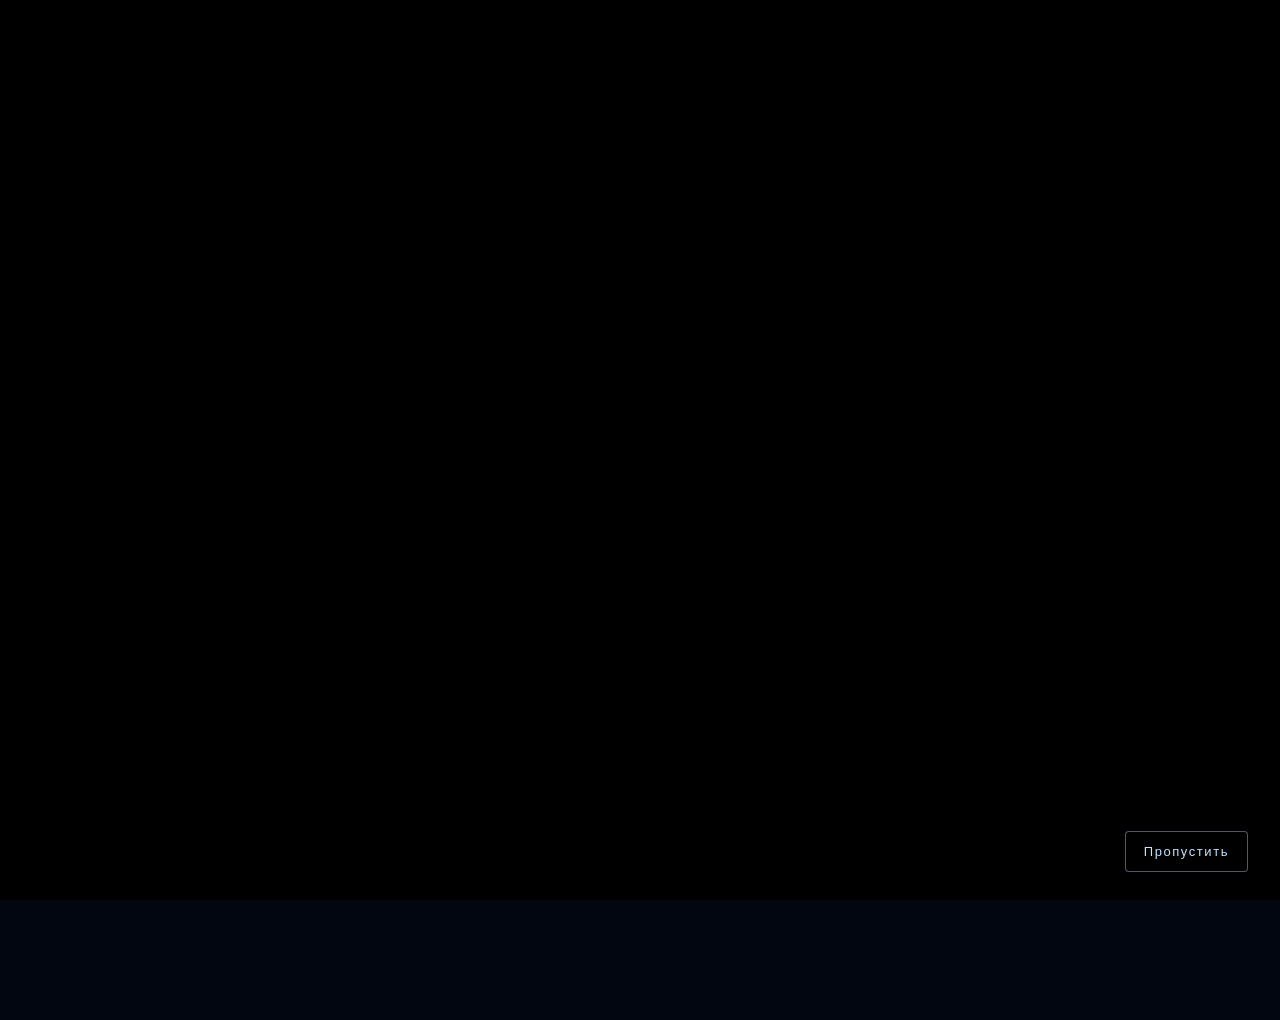
<file: index.html>
<!DOCTYPE html>
<html lang="ru">
<head>
<meta charset="UTF-8">
<meta name="viewport" content="width=device-width, initial-scale=1, viewport-fit=cover">
<link rel="stylesheet" href="mobile.css">
<title>XMB PSP</title>
<style>
  :root {
    --ui-scale: 1.5;
    --bg: #020611;
    --accent: #bfe4ff;
    --dim: rgba(255, 255, 255, 0.45);
  }
  * { box-sizing: border-box; margin: 0; padding: 0; }
  [hidden] { display: none !important; }
  html, body {
    width: 100%; height: 100%; overflow: hidden;
    background: var(--bg); color: #fff;
    font-family: "Segoe UI", Arial, sans-serif; user-select: none;
  }
  #waveCanvas { position: fixed; inset: 0; z-index: 0; }
  .vignette {
    position: fixed; inset: 0; z-index: 1; pointer-events: none;
    background: radial-gradient(ellipse at 50% 30%, transparent 0%, rgba(0,4,12,0.35) 70%, rgba(0,2,8,0.65) 100%);
  }

  /* ===== Верхняя панель ===== */
  .top-bar {
    position: fixed; top: 0; right: 0; z-index: 10;
    display: flex; align-items: center;
    gap: calc(20px * var(--ui-scale));
    padding: calc(14px * var(--ui-scale)) calc(20px * var(--ui-scale));
    font-variant-numeric: tabular-nums; letter-spacing: 0.04em;
    transition: opacity 0.5s;
  }
  .top-bar.hidden { opacity: 0; pointer-events: none; }
  .datetime { display: flex; align-items: baseline; gap: calc(10px * var(--ui-scale)); }
  .date-line {
    font-size: calc(clamp(11px, 1.2vw, 14px) * var(--ui-scale));
    color: var(--dim); text-shadow: 0 0 6px rgba(0,0,0,0.6);
  }
  .clock {
    font-size: calc(clamp(14px, 1.8vw, 19px) * var(--ui-scale));
    color: var(--accent);
    text-shadow:
      0 0 calc(6px * var(--ui-scale)) rgba(160, 214, 255, 0.85),
      0 0 calc(14px * var(--ui-scale)) rgba(160, 214, 255, 0.45);
  }
  .battery svg {
    width: calc(30px * var(--ui-scale)); height: auto; overflow: visible;
    filter: drop-shadow(0 0 calc(4px * var(--ui-scale)) rgba(160, 214, 255, 0.35));
  }
  .bat-seg { transition: opacity 0.4s ease, fill 0.4s ease; }

  /* ===== Уровень 1 — X ===== */
  .xmb-wrapper {
    position: relative; z-index: 4;
    width: 100%; height: 100%;
    display: flex; align-items: flex-start; justify-content: center;
    padding-top: calc(40vh + (var(--ui-scale) - 1) * 8vh);
  }
  .xmb-left {
    position: relative;
    transform: translate(0px, calc(-160px * var(--ui-scale)));
  }
  .category-row {
    display: flex; flex-direction: row; align-items: flex-start;
    gap: calc(clamp(60px, 8vw, 100px) * var(--ui-scale));
    position: relative;
    filter: blur(0);
    opacity: 1;
    transition:
      transform 0.4s cubic-bezier(.22,.9,.32,1),
      filter 0.35s ease,
      opacity 0.35s ease;
  }
  .category {
    display: flex; flex-direction: column; align-items: center;
    gap: calc(4px * var(--ui-scale)); cursor: pointer;
    transition: opacity 0.3s;
  }
  .icon-wrap {
    width: calc(clamp(50px, 6.5vw, 80px) * var(--ui-scale));
    height: calc(clamp(50px, 6.5vw, 80px) * var(--ui-scale));
    display: flex; align-items: center; justify-content: center;
  }
  .icon-wrap img {
    width: 100%; height: 100%; object-fit: contain;
    opacity: 0.55;
    filter:
      drop-shadow(0 0 0 rgba(160, 214, 255, 0))
      drop-shadow(0 0 0 rgba(160, 214, 255, 0))
      drop-shadow(0 0 0 rgba(160, 214, 255, 0));
    transition: opacity 0.3s, filter 0.4s;
  }
  .label {
    font-size: calc(clamp(11px, 1.35vw, 15px) * var(--ui-scale));
    font-weight: 500; white-space: nowrap;
    color: var(--dim);
    text-shadow: 0 0 10px rgba(0,0,0,0.6);
    transition: color 0.3s, text-shadow 0.4s;
  }

  body.focus-x .category.focused .icon-wrap img {
    opacity: 1;
    filter:
      drop-shadow(0 0 calc(8px  * var(--ui-scale)) rgba(160, 214, 255, 0.9))
      drop-shadow(0 0 calc(18px * var(--ui-scale)) rgba(160, 214, 255, 0.55))
      drop-shadow(0 0 calc(32px * var(--ui-scale)) rgba(160, 214, 255, 0.3));
    animation: pulse-x 2.8s ease-in-out infinite;
  }
  body.focus-x .category.focused .label {
    color: var(--accent);
    text-shadow:
      0 0 calc(6px  * var(--ui-scale)) rgba(160, 214, 255, 0.95),
      0 0 calc(14px * var(--ui-scale)) rgba(160, 214, 255, 0.7),
      0 0 calc(28px * var(--ui-scale)) rgba(160, 214, 255, 0.4);
    animation: pulse-x-label 2.8s ease-in-out infinite;
  }

  body.focus-y .category .icon-wrap img,
  body.focus-z .category .icon-wrap img {
    opacity: 0.35;
    filter:
      drop-shadow(0 0 0 rgba(160, 214, 255, 0))
      drop-shadow(0 0 0 rgba(160, 214, 255, 0))
      drop-shadow(0 0 0 rgba(160, 214, 255, 0));
    animation: none;
  }
  body.focus-y .category .label,
  body.focus-z .category .label {
    color: rgba(255, 255, 255, 0.25);
    text-shadow: none;
    animation: none;
  }
  body.focus-z .category-row {
    filter: blur(calc(1.4px * var(--ui-scale)));
    opacity: 0.48;
  }

  /* ===== Уровень 2 — Y ===== */
  .submenu-column {
    position: absolute; top: 0; left: 0;
    min-width: calc(250px * var(--ui-scale));
    visibility: hidden;
    opacity: 1;
    transition: top 0.3s, left 0.4s, filter 0.35s ease, opacity 0.35s ease;
    /* Keep the filtered column above the background vignette. */
    z-index: 5;
    transform: none; filter: none;
  }
  .submenu-track {
    display: flex; flex-direction: column;
    gap: calc(0.5px * var(--ui-scale));
    padding: calc(5px * var(--ui-scale)) 0;
  }
  .submenu-item {
    position: relative; z-index: 1;
    display: flex; align-items: center;
    gap: calc(12px * var(--ui-scale));
    padding: calc(2px * var(--ui-scale)) calc(1px * var(--ui-scale))
             calc(2px * var(--ui-scale)) calc(1px * var(--ui-scale));
    font-size: calc(clamp(13px, 1.7vw, 17px) * var(--ui-scale));
    color: var(--dim); cursor: pointer;
    transition: color 0.25s, opacity 0.25s, transform 0.35s cubic-bezier(.22,.9,.32,1);
  }
  .submenu-item .item-icon {
    width: calc(clamp(50px, 6.5vw, 80px) * var(--ui-scale));
    height: calc(clamp(50px, 6.5vw, 80px) * var(--ui-scale));
    flex: 0 0 auto; object-fit: contain;
    transform: scale(1);
    filter:
      drop-shadow(0 0 0 rgba(160, 214, 255, 0))
      drop-shadow(0 0 0 rgba(160, 214, 255, 0))
      drop-shadow(0 0 0 rgba(160, 214, 255, 0));
    transition: transform 0.25s, filter 0.35s;
  }

  body.focus-y .submenu-item.focused {
    color: var(--accent); font-weight: 600;
    text-shadow:
      0 0 calc(6px  * var(--ui-scale)) rgba(160, 214, 255, 0.95),
      0 0 calc(14px * var(--ui-scale)) rgba(160, 214, 255, 0.65),
      0 0 calc(28px * var(--ui-scale)) rgba(160, 214, 255, 0.35);
    animation: pulse-y-text 2.8s ease-in-out infinite;
  }
  body.focus-y .submenu-item.focused .item-icon {
    transform: scale(1);
    filter:
      drop-shadow(0 0 calc(6px  * var(--ui-scale)) rgba(160, 214, 255, 0.9))
      drop-shadow(0 0 calc(14px * var(--ui-scale)) rgba(160, 214, 255, 0.55))
      drop-shadow(0 0 calc(24px * var(--ui-scale)) rgba(160, 214, 255, 0.3));
    animation: pulse-y-icon 2.8s ease-in-out infinite;
  }

  body.focus-z .submenu-item {
    opacity: 0.5;
    animation: none;
  }
  body.focus-z .submenu-column {
    filter: blur(calc(1.15px * var(--ui-scale)));
    opacity: 0.58;
  }
  body.focus-z .submenu-item.focused {
    color: var(--dim);
    font-weight: 500;
    text-shadow: none;
    animation: none;
  }
  body.focus-z .submenu-item.focused .item-icon {
    transform: scale(0.8);
    filter:
      drop-shadow(0 0 0 rgba(160, 214, 255, 0))
      drop-shadow(0 0 0 rgba(160, 214, 255, 0))
      drop-shadow(0 0 0 rgba(160, 214, 255, 0));
    animation: none;
  }

  /* ===== Уровень 3 — Z ===== */
  .level3-column {
    position: absolute;
    min-width: calc(340px * var(--ui-scale));
    visibility: hidden;
    transition: top 0.3s, left 0.4s;
    z-index: 7;
    -webkit-mask-image: linear-gradient(to bottom,
      transparent 0px,
      black calc(40px * var(--ui-scale)),
      black calc(100% - 40px * var(--ui-scale)),
      transparent 100%);
    mask-image: linear-gradient(to bottom,
      transparent 0px,
      black calc(40px * var(--ui-scale)),
      black calc(100% - 40px * var(--ui-scale)),
      transparent 100%);
  }
  .level3-track {
    display: flex; flex-direction: column;
    gap: calc(2px * var(--ui-scale));
    padding: calc(40px * var(--ui-scale)) 0;
  }
  .level3-item {
    position: relative; z-index: 1;
    display: flex; align-items: center; justify-content: space-between;
    gap: calc(20px * var(--ui-scale));
    padding: calc(9px * var(--ui-scale)) calc(6px * var(--ui-scale))
             calc(9px * var(--ui-scale)) calc(18px * var(--ui-scale));
    font-size: calc(clamp(13px, 1.7vw, 17px) * var(--ui-scale));
    color: rgba(255, 255, 255, 0.68); cursor: pointer;
    text-shadow: 0 calc(1px * var(--ui-scale)) calc(5px * var(--ui-scale)) rgba(0, 0, 0, 0.72);
    transition: color 0.25s, transform 0.35s cubic-bezier(.22,.9,.32,1);
  }
  .level3-item .lbl { flex: 1; white-space: nowrap; }
  .level3-item .val {
    color: rgba(255, 255, 255, 0.62);
    font-size: calc(clamp(11px, 1.4vw, 14px) * var(--ui-scale));
    white-space: nowrap; opacity: 1;
  }
  .level3-item.focused {
    color: var(--accent); font-weight: 600;
    text-shadow:
      0 0 calc(7px  * var(--ui-scale)) rgba(210, 238, 255, 1),
      0 0 calc(16px * var(--ui-scale)) rgba(160, 214, 255, 0.82),
      0 0 calc(32px * var(--ui-scale)) rgba(160, 214, 255, 0.5);
    animation: pulse-z-text 2.8s ease-in-out infinite;
  }
  .level3-item.focused .val {
    color: var(--accent); opacity: 1;
    text-shadow:
      0 0 calc(7px * var(--ui-scale)) rgba(210, 238, 255, 0.95),
      0 0 calc(16px * var(--ui-scale)) rgba(160, 214, 255, 0.72),
      0 0 calc(28px * var(--ui-scale)) rgba(160, 214, 255, 0.4);
  }
  .level3-item.info { cursor: default; }
  .level3-item.info.focused {
    color: var(--accent);
    font-weight: 600;
  }

  /* ===== Редактор даты-времени ===== */
  .dt-editor {
    position: absolute;
    visibility: hidden;
    display: flex;
    gap: calc(14px * var(--ui-scale));
    padding: 0;
    background: none;
    border: none;
    transition: top 0.3s, left 0.4s;
    z-index: 12;
    align-items: center;
  }
  .dt-cell {
    min-width: calc(46px * var(--ui-scale));
    text-align: center;
    font-size: calc(clamp(18px, 2.2vw, 26px) * var(--ui-scale));
    font-variant-numeric: tabular-nums;
    color: var(--dim);
    background: none; border: none; border-radius: 0;
    transition: color 0.2s, text-shadow 0.2s;
  }
  .dt-cell.focused {
    color: #fff;
    text-shadow:
      0 0 calc(8px * var(--ui-scale)) rgba(160, 214, 255, 1),
      0 0 calc(20px * var(--ui-scale)) rgba(160, 214, 255, 0.55);
  }
  .dt-sep {
    font-size: calc(clamp(18px, 2.2vw, 26px) * var(--ui-scale));
    color: var(--dim);
    padding: 0 calc(4px * var(--ui-scale));
  }

  /* ===== SCREENSAVER ===== */
  .screensaver {
    position: fixed; inset: 0; z-index: 100;
    background: #000;
    display: flex; align-items: center; justify-content: center;
    opacity: 0; pointer-events: none;
    transition: opacity 1.2s ease;
  }
  .screensaver.active { opacity: 1; pointer-events: auto; }
  .power-overlay {
    position: fixed; inset: 0; z-index: 99;
    display: grid; place-items: center;
    background: #000;
    opacity: 0; pointer-events: none;
    transition: opacity 0.45s ease;
  }
  .power-overlay.dim { opacity: 0.72; }
  .power-overlay.sleep { opacity: 1; pointer-events: auto; }
  .power-overlay span {
    color: rgba(191, 228, 255, 0.58);
    font-size: calc(14px * var(--ui-scale));
    letter-spacing: 0.14em;
  }
  .psp-logo {
    font-size: calc(clamp(48px, 8vw, 96px) * var(--ui-scale));
    font-weight: 200;
    letter-spacing: 0.35em;
    color: rgba(160, 214, 255, 0.18);
    text-shadow:
      0 0 calc(30px * var(--ui-scale)) rgba(160, 214, 255, 0.12),
      0 0 calc(60px * var(--ui-scale)) rgba(160, 214, 255, 0.06);
    user-select: none;
    animation: psp-glow 4s ease-in-out infinite;
  }
  @keyframes psp-glow {
    0%, 100% { opacity: 0.7; }
    50%      { opacity: 1; }
  }

  /* ===== ТРЕКИ-КАРТОЧКИ (музыка) ===== */
  .level3-item.track-card {
    display: flex;
    align-items: center;
    justify-content: flex-start;
    gap: calc(24px * var(--ui-scale));
    padding: calc(14px * var(--ui-scale)) calc(18px * var(--ui-scale));
    min-width: calc(500px * var(--ui-scale));
    cursor: pointer;
    opacity: 0.7;
    transition: opacity 0.25s;
  }
  .level3-item.track-card.focused {
    opacity: 1;
    animation: none;
    color: inherit;
    text-shadow: none;
  }
  .level3-item.track-card.focused .track-title {
    color: var(--accent);
    text-shadow:
      0 0 calc(7px * var(--ui-scale)) rgba(210, 238, 255, 1),
      0 0 calc(16px * var(--ui-scale)) rgba(160, 214, 255, 0.82),
      0 0 calc(32px * var(--ui-scale)) rgba(160, 214, 255, 0.5);
    animation: pulse-z-text 2.8s ease-in-out infinite;
  }

  .track-cover {
    width: calc(140px * var(--ui-scale));
    height: calc(140px * var(--ui-scale));
    border-radius: calc(4px * var(--ui-scale));
    background-size: cover;
    background-position: center;
    background-color: rgba(255,255,255,0.05);
    flex-shrink: 0;
    position: relative;
    box-shadow: 0 0 calc(22px * var(--ui-scale)) rgba(0, 0, 0, 0.55);
    overflow: hidden;
  }
  .track-cover.playing::after {
    content: '▶';
    position: absolute; inset: 0;
    display: flex; align-items: center; justify-content: center;
    font-size: calc(52px * var(--ui-scale));
    color: rgba(255, 255, 255, 0.85);
    background: rgba(0, 0, 0, 0.35);
    text-shadow: 0 0 calc(14px * var(--ui-scale)) rgba(255, 255, 255, 0.8);
    animation: play-pulse 1.8s ease-in-out infinite;
  }
  .track-cover.paused::after {
    content: '❚❚';
    position: absolute; inset: 0;
    display: flex; align-items: center; justify-content: center;
    font-size: calc(42px * var(--ui-scale));
    color: rgba(255, 255, 255, 0.75);
    background: rgba(0, 0, 0, 0.45);
    text-shadow: 0 0 calc(10px * var(--ui-scale)) rgba(255, 255, 255, 0.6);
  }
  @keyframes play-pulse {
    0%, 100% { opacity: 0.7; }
    50%      { opacity: 1; }
  }

  .track-info {
    display: flex; flex-direction: column;
    gap: calc(6px * var(--ui-scale));
    min-width: 0; flex: 1;
  }
  .track-title {
    font-size: calc(clamp(18px, 2vw, 24px) * var(--ui-scale));
    font-weight: 600;
    color: #fff;
    text-shadow: 0 0 calc(8px * var(--ui-scale)) rgba(0, 0, 0, 0.6);
    white-space: nowrap; overflow: hidden; text-overflow: ellipsis;
    transition: text-shadow 0.3s;
  }
  .track-date {
    font-size: calc(clamp(11px, 1.3vw, 14px) * var(--ui-scale));
    color: rgba(255, 255, 255, 0.5);
    font-variant-numeric: tabular-nums;
    letter-spacing: 0.02em;
  }
  .level3-column.track-mode {
    min-width: calc(540px * var(--ui-scale));
  }

  /* ===== ФОТО-КАРТОЧКИ ===== */
  .level3-item.photo-card {
    display: flex;
    align-items: center;
    justify-content: flex-start;
    gap: calc(24px * var(--ui-scale));
    padding: calc(12px * var(--ui-scale)) calc(18px * var(--ui-scale));
    min-width: calc(560px * var(--ui-scale));
    cursor: pointer;
    opacity: 0.7;
    transition: opacity 0.25s;
  }
  .level3-item.photo-card.focused {
    opacity: 1;
    animation: none;
    color: inherit;
    text-shadow: none;
  }
  .level3-item.photo-card.focused .photo-title {
    color: var(--accent);
    text-shadow:
      0 0 calc(7px * var(--ui-scale)) rgba(210, 238, 255, 1),
      0 0 calc(16px * var(--ui-scale)) rgba(160, 214, 255, 0.82),
      0 0 calc(32px * var(--ui-scale)) rgba(160, 214, 255, 0.5);
    animation: pulse-z-text 2.8s ease-in-out infinite;
  }
  .photo-thumb {
    width: calc(180px * var(--ui-scale));
    height: calc(135px * var(--ui-scale));
    border-radius: calc(4px * var(--ui-scale));
    background: #000 center/cover no-repeat;
    flex-shrink: 0;
    box-shadow: 0 0 calc(22px * var(--ui-scale)) rgba(0, 0, 0, 0.55);
    image-orientation: from-image;
  }
  .photo-info {
    display: flex;
    flex-direction: column;
    gap: calc(6px * var(--ui-scale));
    min-width: 0;
    flex: 1;
  }
  .photo-title {
    color: #fff;
    font-size: calc(clamp(16px, 1.8vw, 22px) * var(--ui-scale));
    font-weight: 600;
    white-space: nowrap;
    overflow: hidden;
    text-overflow: ellipsis;
    text-shadow: 0 0 calc(8px * var(--ui-scale)) rgba(0, 0, 0, 0.6);
  }
  .photo-meta {
    color: rgba(255, 255, 255, 0.55);
    font-size: calc(clamp(11px, 1.3vw, 14px) * var(--ui-scale));
    font-variant-numeric: tabular-nums;
  }
  .level3-column.photo-mode {
    min-width: calc(600px * var(--ui-scale));
  }

  /* ===== ПРОСМОТР ФОТО ===== */
  .photo-overlay {
    position: fixed;
    inset: 0;
    z-index: 92;
    display: grid;
    place-items: center;
    padding: calc(92px * var(--ui-scale)) calc(120px * var(--ui-scale)) calc(76px * var(--ui-scale));
    background: rgba(2, 5, 9, 0.78);
    backdrop-filter: blur(calc(7px * var(--ui-scale)));
    opacity: 0;
    visibility: hidden;
    pointer-events: none;
    transition: opacity .35s ease, visibility .35s ease;
  }
  .photo-overlay.active {
    opacity: 1;
    visibility: visible;
    pointer-events: auto;
  }
  .photo-overlay > img {
    display: block;
    width: auto;
    height: auto;
    max-width: min(78vw, calc(1180px * var(--ui-scale)));
    max-height: 70vh;
    object-fit: contain;
    image-orientation: from-image;
    border-radius: calc(3px * var(--ui-scale));
    box-shadow:
      0 calc(18px * var(--ui-scale)) calc(70px * var(--ui-scale)) rgba(0, 0, 0, 0.72),
      0 0 calc(22px * var(--ui-scale)) rgba(180, 220, 255, 0.12);
    transition: opacity .2s ease, transform .25s ease;
  }
  .photo-overlay > img.photo-portrait {
    max-width: min(54vw, calc(720px * var(--ui-scale)));
    max-height: 76vh;
  }
  .photo-overlay > img.photo-landscape {
    max-width: min(78vw, calc(1180px * var(--ui-scale)));
    max-height: 70vh;
  }
  .photo-viewer-top {
    position: absolute;
    top: 0;
    left: 0;
    right: 0;
    display: flex;
    justify-content: space-between;
    align-items: center;
    padding: calc(22px * var(--ui-scale)) calc(34px * var(--ui-scale)) calc(50px * var(--ui-scale));
    background: linear-gradient(to bottom, rgba(0,0,0,.78), rgba(0,0,0,0));
    pointer-events: none;
  }
  .photo-viewer-title {
    color: #fff;
    font-size: calc(clamp(14px, 1.6vw, 19px) * var(--ui-scale));
    text-shadow: 0 0 10px rgba(0,0,0,.9);
  }
  .photo-viewer-counter {
    color: var(--accent);
    font-size: calc(clamp(12px, 1.3vw, 15px) * var(--ui-scale));
    font-variant-numeric: tabular-nums;
  }
  .photo-viewer-hint {
    position: absolute;
    left: 0;
    right: 0;
    bottom: 0;
    padding: calc(54px * var(--ui-scale)) calc(34px * var(--ui-scale)) calc(20px * var(--ui-scale));
    color: rgba(255,255,255,.72);
    text-align: center;
    font-size: calc(12px * var(--ui-scale));
    background: linear-gradient(to top, rgba(0,0,0,.78), rgba(0,0,0,0));
    pointer-events: none;
  }
  .photo-viewer-btn {
    position: absolute;
    z-index: 1;
    display: grid;
    place-items: center;
    width: calc(48px * var(--ui-scale));
    height: calc(48px * var(--ui-scale));
    border: 1px solid rgba(191,228,255,.34);
    border-radius: 50%;
    color: var(--accent);
    background: rgba(0,0,0,.5);
    font: inherit;
    font-size: calc(24px * var(--ui-scale));
    cursor: pointer;
    opacity: .65;
    backdrop-filter: blur(6px);
    transition: opacity .2s, background .2s, transform .2s;
  }
  .photo-viewer-btn:hover,
  .photo-viewer-btn:focus-visible {
    opacity: 1;
    outline: none;
    background: rgba(160,214,255,.18);
    transform: scale(1.06);
  }
  .photo-viewer-prev { left: calc(24px * var(--ui-scale)); top: 50%; transform: translateY(-50%); }
  .photo-viewer-next { right: calc(24px * var(--ui-scale)); top: 50%; transform: translateY(-50%); }
  .photo-viewer-prev:hover,
  .photo-viewer-prev:focus-visible,
  .photo-viewer-next:hover,
  .photo-viewer-next:focus-visible { transform: translateY(-50%) scale(1.06); }
  .photo-viewer-close {
    top: calc(70px * var(--ui-scale));
    right: calc(24px * var(--ui-scale));
    width: calc(40px * var(--ui-scale));
    height: calc(40px * var(--ui-scale));
    font-size: calc(16px * var(--ui-scale));
  }

  /* ===== ВИДЕО-КАРТОЧКИ ===== */
  .level3-item.video-card {
    display: flex;
    align-items: center;
    justify-content: flex-start;
    gap: calc(24px * var(--ui-scale));
    padding: calc(12px * var(--ui-scale)) calc(18px * var(--ui-scale));
    min-width: calc(560px * var(--ui-scale));
    cursor: pointer;
    opacity: 0.7;
    transition: opacity 0.25s;
  }
  .level3-item.video-card.focused {
    opacity: 1;
    animation: none;
    color: inherit;
    text-shadow: none;
  }
  .level3-item.video-card.focused .video-title {
    color: var(--accent);
    text-shadow:
      0 0 calc(7px * var(--ui-scale)) rgba(210, 238, 255, 1),
      0 0 calc(16px * var(--ui-scale)) rgba(160, 214, 255, 0.82),
      0 0 calc(32px * var(--ui-scale)) rgba(160, 214, 255, 0.5);
    animation: pulse-z-text 2.8s ease-in-out infinite;
  }

  .video-thumb {
    width: calc(200px * var(--ui-scale));
    height: calc(112px * var(--ui-scale));
    border-radius: calc(4px * var(--ui-scale));
    background: #000 center/cover no-repeat;
    background-color: rgba(255,255,255,0.05);
    flex-shrink: 0;
    position: relative;
    box-shadow: 0 0 calc(22px * var(--ui-scale)) rgba(0, 0, 0, 0.55);
    overflow: hidden;
  }
  .video-info {
    display: flex; flex-direction: column;
    gap: calc(6px * var(--ui-scale));
    min-width: 0; flex: 1;
  }
  .video-title {
    font-size: calc(clamp(16px, 1.8vw, 22px) * var(--ui-scale));
    font-weight: 600;
    color: #fff;
    text-shadow: 0 0 calc(8px * var(--ui-scale)) rgba(0, 0, 0, 0.6);
    white-space: nowrap; overflow: hidden; text-overflow: ellipsis;
    transition: text-shadow 0.3s;
  }
  .video-meta {
    font-size: calc(clamp(11px, 1.3vw, 14px) * var(--ui-scale));
    color: rgba(255, 255, 255, 0.55);
    font-variant-numeric: tabular-nums;
    letter-spacing: 0.02em;
  }
  .level3-column.video-mode {
    min-width: calc(600px * var(--ui-scale));
  }

  /* Превью-видео, играющее поверх выделенной карточки */
  .video-preview {
    position: fixed;
    z-index: 6;
    object-fit: cover;
    border-radius: calc(4px * var(--ui-scale));
    pointer-events: none;
    opacity: 0;
    transition: opacity 0.3s ease;
    box-shadow: 0 0 calc(22px * var(--ui-scale)) rgba(0, 0, 0, 0.55);
  }
  .video-preview.active { opacity: 1; }

  /* ===== ВИДЕОПЛЕЕР (полный экран) ===== */
  .video-overlay {
    position: fixed; inset: 0; z-index: 90;
    background: #000;
    opacity: 0; pointer-events: none;
    transition: opacity 0.4s ease;
  }
  .video-overlay.active { opacity: 1; pointer-events: auto; }
  .video-overlay video {
    width: 100%; height: 100%;
    object-fit: contain;
    background: #000;
  }
  .video-controls {
    position: absolute; inset: 0;
    pointer-events: none;
    opacity: 0;
    transition: opacity 0.35s ease;
  }
  .video-controls.visible { opacity: 1; }
  .vc-top, .vc-bottom {
    position: absolute; left: 0; right: 0;
    padding: calc(24px * var(--ui-scale)) calc(36px * var(--ui-scale));
    background: linear-gradient(to bottom,
      rgba(0, 0, 0, 0.7),
      rgba(0, 0, 0, 0));
    pointer-events: auto;
  }
  .vc-top { top: 0; }
  .vc-bottom {
    bottom: 0;
    background: linear-gradient(to top,
      rgba(0, 0, 0, 0.7),
      rgba(0, 0, 0, 0));
    display: flex; align-items: center; justify-content: center;
    gap: calc(28px * var(--ui-scale));
  }
  .vc-title {
    font-size: calc(clamp(16px, 1.9vw, 22px) * var(--ui-scale));
    font-weight: 600; color: #fff;
    text-shadow: 0 0 calc(8px * var(--ui-scale)) rgba(0,0,0,0.8);
    margin-bottom: calc(6px * var(--ui-scale));
  }
  .vc-time {
    font-size: calc(clamp(13px, 1.5vw, 16px) * var(--ui-scale));
    color: var(--accent);
    font-variant-numeric: tabular-nums;
    letter-spacing: 0.03em;
    text-shadow: 0 0 calc(6px * var(--ui-scale)) rgba(160, 214, 255, 0.6);
  }
  .vc-timeline {
    position: absolute;
    left: calc(36px * var(--ui-scale));
    right: calc(36px * var(--ui-scale));
    top: calc(80px * var(--ui-scale));
    height: calc(3px * var(--ui-scale));
    background: rgba(255, 255, 255, 0.18);
    border-radius: calc(3px * var(--ui-scale));
    pointer-events: auto;
    overflow: hidden;
  }
  .vc-timeline-fill {
    height: 100%;
    background: var(--accent);
    box-shadow: 0 0 calc(10px * var(--ui-scale)) rgba(160, 214, 255, 0.8);
    transition: width 0.15s linear;
    width: 0%;
  }
  .vc-btn {
    background: rgba(255, 255, 255, 0.08);
    border: 1px solid rgba(255, 255, 255, 0.15);
    color: var(--accent);
    width: calc(52px * var(--ui-scale));
    height: calc(52px * var(--ui-scale));
    border-radius: 50%;
    font-size: calc(18px * var(--ui-scale));
    cursor: pointer;
    display: flex; align-items: center; justify-content: center;
    transition: all 0.2s;
    backdrop-filter: blur(6px);
  }
  .vc-btn:hover {
    background: rgba(160, 214, 255, 0.18);
    border-color: rgba(160, 214, 255, 0.5);
    text-shadow: 0 0 calc(10px * var(--ui-scale)) rgba(160, 214, 255, 1);
  }

  /* ===== Анимации ===== */
  @keyframes pulse-x {
    0%, 100% {
      filter:
        drop-shadow(0 0 calc(8px  * var(--ui-scale)) rgba(160, 214, 255, 0.9))
        drop-shadow(0 0 calc(18px * var(--ui-scale)) rgba(160, 214, 255, 0.55))
        drop-shadow(0 0 calc(32px * var(--ui-scale)) rgba(160, 214, 255, 0.3));
    }
    50% {
      filter:
        drop-shadow(0 0 calc(11px * var(--ui-scale)) rgba(160, 214, 255, 1))
        drop-shadow(0 0 calc(24px * var(--ui-scale)) rgba(160, 214, 255, 0.8))
        drop-shadow(0 0 calc(42px * var(--ui-scale)) rgba(160, 214, 255, 0.5));
    }
  }
  @keyframes pulse-x-label {
    0%, 100% {
      text-shadow:
        0 0 calc(6px  * var(--ui-scale)) rgba(160, 214, 255, 0.95),
        0 0 calc(14px * var(--ui-scale)) rgba(160, 214, 255, 0.7),
        0 0 calc(28px * var(--ui-scale)) rgba(160, 214, 255, 0.4);
    }
    50% {
      text-shadow:
        0 0 calc(9px  * var(--ui-scale)) rgba(160, 214, 255, 1),
        0 0 calc(20px * var(--ui-scale)) rgba(160, 214, 255, 0.9),
        0 0 calc(36px * var(--ui-scale)) rgba(160, 214, 255, 0.6);
    }
  }
  @keyframes pulse-y-icon {
    0%, 100% {
      filter:
        drop-shadow(0 0 calc(6px  * var(--ui-scale)) rgba(160, 214, 255, 0.9))
        drop-shadow(0 0 calc(14px * var(--ui-scale)) rgba(160, 214, 255, 0.55))
        drop-shadow(0 0 calc(24px * var(--ui-scale)) rgba(160, 214, 255, 0.3));
    }
    50% {
      filter:
        drop-shadow(0 0 calc(9px  * var(--ui-scale)) rgba(160, 214, 255, 1))
        drop-shadow(0 0 calc(20px * var(--ui-scale)) rgba(160, 214, 255, 0.8))
        drop-shadow(0 0 calc(34px * var(--ui-scale)) rgba(160, 214, 255, 0.5));
    }
  }
  @keyframes pulse-y-text {
    0%, 100% {
      text-shadow:
        0 0 calc(6px  * var(--ui-scale)) rgba(160, 214, 255, 0.95),
        0 0 calc(14px * var(--ui-scale)) rgba(160, 214, 255, 0.65),
        0 0 calc(28px * var(--ui-scale)) rgba(160, 214, 255, 0.35);
    }
    50% {
      text-shadow:
        0 0 calc(9px  * var(--ui-scale)) rgba(160, 214, 255, 1),
        0 0 calc(20px * var(--ui-scale)) rgba(160, 214, 255, 0.85),
        0 0 calc(38px * var(--ui-scale)) rgba(160, 214, 255, 0.55);
    }
  }

  @keyframes pulse-z-text {
    0%, 100% {
      text-shadow:
        0 0 calc(7px  * var(--ui-scale)) rgba(210, 238, 255, 1),
        0 0 calc(16px * var(--ui-scale)) rgba(160, 214, 255, 0.82),
        0 0 calc(32px * var(--ui-scale)) rgba(160, 214, 255, 0.5);
    }
    50% {
      text-shadow:
        0 0 calc(10px * var(--ui-scale)) rgba(225, 245, 255, 1),
        0 0 calc(23px * var(--ui-scale)) rgba(160, 214, 255, 0.95),
        0 0 calc(44px * var(--ui-scale)) rgba(160, 214, 255, 0.68);
    }
  }

  @keyframes pulse-z-media {
    0%, 100% {
      box-shadow:
        0 0 0 calc(1px * var(--ui-scale)) rgba(225, 243, 255, 0.72),
        0 0 calc(14px * var(--ui-scale)) rgba(160, 214, 255, 0.72),
        0 0 calc(32px * var(--ui-scale)) rgba(160, 214, 255, 0.34);
    }
    50% {
      box-shadow:
        0 0 0 calc(1px * var(--ui-scale)) rgba(240, 249, 255, 0.95),
        0 0 calc(20px * var(--ui-scale)) rgba(160, 214, 255, 0.92),
        0 0 calc(42px * var(--ui-scale)) rgba(160, 214, 255, 0.52);
    }
  }

  .level3-item.track-card .track-cover,
  .level3-item.photo-card .photo-thumb,
  .level3-item.video-card .video-thumb,
  .level3-item.game-card .game-cover {
    transition: box-shadow 0.3s ease;
  }
  .level3-item.track-card.focused .track-cover,
  .level3-item.photo-card.focused .photo-thumb,
  .level3-item.video-card.focused .video-thumb,
  .level3-item.game-card.focused .game-cover,
  .video-preview.active {
    box-shadow:
      0 0 0 calc(1px * var(--ui-scale)) rgba(225, 243, 255, 0.72),
      0 0 calc(14px * var(--ui-scale)) rgba(160, 214, 255, 0.72),
      0 0 calc(32px * var(--ui-scale)) rgba(160, 214, 255, 0.34);
    animation: pulse-z-media 2.8s ease-in-out infinite;
  }

  /* ===== ИГРОВЫЕ КАРТОЧКИ ===== */
  .level3-item.game-card {
    display: flex;
    align-items: center;
    justify-content: flex-start;
    gap: calc(24px * var(--ui-scale));
    padding: calc(12px * var(--ui-scale)) calc(18px * var(--ui-scale));
    min-width: calc(560px * var(--ui-scale));
    cursor: pointer;
    opacity: 0.7;
    transition: opacity 0.25s;
  }
  .level3-item.game-card.focused {
    opacity: 1;
    animation: none;
    color: inherit;
    text-shadow: none;
  }
  .level3-item.game-card.focused .game-title {
    color: var(--accent);
    text-shadow:
      0 0 calc(7px * var(--ui-scale)) rgba(210, 238, 255, 1),
      0 0 calc(16px * var(--ui-scale)) rgba(160, 214, 255, 0.82),
      0 0 calc(32px * var(--ui-scale)) rgba(160, 214, 255, 0.5);
    animation: pulse-z-text 2.8s ease-in-out infinite;
  }
  .game-cover {
    width: calc(200px * var(--ui-scale));
    height: calc(112px * var(--ui-scale));
    border-radius: calc(4px * var(--ui-scale));
    background: #000 center/cover no-repeat;
    background-color: rgba(255,255,255,0.05);
    flex-shrink: 0;
    position: relative;
    box-shadow: 0 0 calc(22px * var(--ui-scale)) rgba(0, 0, 0, 0.55);
    overflow: hidden;
    display: flex; align-items: center; justify-content: center;
  }
  .game-cover-placeholder {
    font-size: calc(48px * var(--ui-scale));
    color: rgba(160, 214, 255, 0.5);
    text-shadow: 0 0 calc(16px * var(--ui-scale)) rgba(160, 214, 255, 0.5);
    filter: drop-shadow(0 0 calc(6px * var(--ui-scale)) rgba(160, 214, 255, 0.5));
  }
  .game-info {
    display: flex; flex-direction: column;
    gap: calc(6px * var(--ui-scale));
    min-width: 0; flex: 1;
  }
  .game-title {
    font-size: calc(clamp(16px, 1.8vw, 22px) * var(--ui-scale));
    font-weight: 600;
    color: #fff;
    text-shadow: 0 0 calc(8px * var(--ui-scale)) rgba(0, 0, 0, 0.6);
    white-space: nowrap; overflow: hidden; text-overflow: ellipsis;
    transition: text-shadow 0.3s;
  }
  .game-meta {
    font-size: calc(clamp(11px, 1.3vw, 14px) * var(--ui-scale));
    color: rgba(255, 255, 255, 0.55);
    font-variant-numeric: tabular-nums;
    letter-spacing: 0.02em;
  }
  .level3-column.game-mode {
    min-width: calc(600px * var(--ui-scale));
  }
  /* ===== ИГРОВОЙ ОВЕРЛЕЙ ===== */
  .game-overlay {
    position: fixed; inset: 0; z-index: 95;
    background: #000;
    opacity: 0; pointer-events: none;
    transition: opacity 0.4s ease;
  }
  .game-overlay.active { opacity: 1; pointer-events: auto; }
  .game-overlay iframe {
    width: 100%; height: 100%;
    border: 0; display: block;
    background: #000;
  }
  .game-exit-btn {
    position: absolute;
    top: calc(18px * var(--ui-scale));
    right: calc(22px * var(--ui-scale));
    width: calc(46px * var(--ui-scale));
    height: calc(46px * var(--ui-scale));
    border-radius: 50%;
    background: rgba(0, 0, 0, 0.55);
    border: 1px solid rgba(160, 214, 255, 0.35);
    color: var(--accent);
    font-size: calc(20px * var(--ui-scale));
    cursor: pointer;
    z-index: 2;
    opacity: 0.55;
    transition: opacity 0.25s, background 0.25s, border-color 0.25s, transform 0.2s;
    backdrop-filter: blur(6px);
    display: flex; align-items: center; justify-content: center;
  }
  .game-exit-btn:hover {
    opacity: 1;
    background: rgba(160, 214, 255, 0.18);
    border-color: rgba(160, 214, 255, 0.7);
    transform: scale(1.08);
  }
  .game-exit-btn.app-has-back { display: none; }

  .screensaver video {
  width: 100%;
  height: 100%;
  object-fit: cover;
}


/* Стартовый ролик */
.intro-screen {
  position: fixed;
  inset: 0;
  z-index: 200;
  background: #000;
  display: flex;
  align-items: center;
  justify-content: center;
  opacity: 1;
  visibility: visible;
  transition: opacity 1s ease, visibility 1s ease;
}

.intro-screen video {
  width: 100%;
  height: 100%;
  object-fit: cover;
}

.intro-screen.hidden {
  opacity: 0;
  visibility: hidden;
  pointer-events: none;
}

.intro-skip {
  position: absolute;
  right: 32px;
  bottom: 28px;
  padding: 12px 18px;
  color: #bfe4ff;
  background: rgba(0, 0, 0, 0.45);
  border: 1px solid rgba(191, 228, 255, 0.4);
  border-radius: 4px;
  cursor: pointer;
  font-size: 13px;
  letter-spacing: 0.12em;
  backdrop-filter: blur(8px);
}

.intro-skip:hover {
  background: rgba(191, 228, 255, 0.15);
}

/* Системное сообщение после заставки — в духе настоящего интерфейса PS3. */
.welcome-overlay {
  position: fixed; inset: 0; z-index: 180;
  color: #fff;
  background: linear-gradient(180deg, rgba(2,52,104,.36), rgba(1,39,82,.46));
  backdrop-filter: blur(11px) saturate(.68);
  opacity: 0; visibility: hidden; pointer-events: none;
  transition: opacity .4s ease, visibility .4s ease;
  text-shadow: 0 1px 3px rgba(0,0,0,.75);
}
.welcome-overlay.active { opacity: 1; visibility: visible; pointer-events: auto; }
.welcome-card { position: absolute; inset: 0; overflow: hidden; }
.welcome-header {
  position: absolute;
  left: 0; right: 0; top: 18%;
  padding: 0 clamp(30px, 6vw, 90px) 12px;
  border-bottom: 1px solid rgba(235,248,255,.72);
  font-size: clamp(16px, 1.45vw, 23px);
  font-weight: 500;
}
.welcome-message {
  position: absolute;
  left: 50%; top: 51%;
  width: min(720px, calc(100% - 48px));
  transform: translate(-50%, -50%);
  text-align: center;
}
.welcome-message h1 {
  margin: 0 0 16px;
  font-size: clamp(22px, 2.5vw, 36px);
  font-weight: 500;
  line-height: 1.2;
}
.welcome-message p {
  max-width: 680px;
  margin: 0 auto;
  color: rgba(245,251,255,.9);
  font-size: clamp(15px, 1.35vw, 20px);
  font-weight: 450;
  line-height: 1.5;
}
.welcome-btn.primary {
  display: block;
  margin: 18px auto 0;
  padding: 4px 12px;
  border: 0;
  color: #dcfbff;
  background: transparent;
  cursor: pointer;
  font: inherit;
  font-size: clamp(16px, 1.45vw, 22px);
  font-weight: 600;
  text-shadow:
    0 0 4px rgba(53,237,255,1),
    0 0 12px rgba(53,237,255,.9),
    0 0 24px rgba(53,237,255,.6);
  transition: color .18s ease, transform .18s ease;
}
.welcome-btn.primary:hover,
.welcome-btn.primary:focus-visible { color: #fff; transform: scale(1.035); outline: none; }
.welcome-footer {
  position: absolute;
  left: 0; right: 0; bottom: 14%;
  min-height: 56px;
  padding: 14px clamp(24px, 6vw, 90px) 0;
  border-top: 1px solid rgba(235,248,255,.72);
  display: flex;
  justify-content: center;
  align-items: flex-start;
  gap: clamp(56px, 14vw, 210px);
  font-size: clamp(14px, 1.25vw, 19px);
  font-weight: 600;
}
.welcome-control {
  display: inline-flex; align-items: center; gap: 9px;
  padding: 0; border: 0; color: #fff; background: none;
  font: inherit; text-shadow: inherit;
}
button.welcome-control { cursor: pointer; }
.welcome-symbol { font-size: 1.15em; font-weight: 400; }
body.system-message-open .xmb-wrapper,
body.system-message-open .submenu-column,
body.system-message-open .level3-column,
body.system-message-open .top-bar { opacity: .06; filter: blur(8px); }
body.system-message-open #waveCanvas,
body.system-message-open .vignette { filter: blur(8px); transform: scale(1.025); }
@media (max-width: 680px) {
  .welcome-header { top: 15%; padding-left: 24px; padding-right: 24px; }
  .welcome-message { top: 49%; }
  .welcome-message p { font-size: 14px; }
  .welcome-footer { bottom: 9%; gap: 46px; padding-left: 20px; padding-right: 20px; }
}

.notice-overlay {
  position: fixed; inset: 0; z-index: 120;
  display: grid; place-items: center;
  padding: 24px;
  background: rgba(0, 4, 12, 0.62);
  backdrop-filter: blur(12px);
  opacity: 0; visibility: hidden; pointer-events: none;
  transition: opacity 0.2s ease, visibility 0.2s ease;
}
.notice-overlay.active { opacity: 1; visibility: visible; pointer-events: auto; }
.notice-card {
  width: min(440px, calc(100vw - 48px));
  padding: 28px;
  text-align: center;
  color: #eaf7ff;
  background: rgba(4, 17, 34, 0.92);
  border: 1px solid rgba(191, 228, 255, 0.3);
  border-radius: 16px;
  box-shadow: 0 18px 70px rgba(0,0,0,.55), 0 0 40px rgba(126,201,255,.12);
}
.notice-card h2 { margin: 0 0 10px; font-size: 22px; font-weight: 500; }
.notice-card p { margin: 0 0 22px; color: rgba(234,247,255,.7); line-height: 1.5; }
.social-links {
  display: grid;
  gap: 10px;
  margin: 0 0 22px;
  text-align: left;
}
.social-links[hidden] { display: none; }
.social-link {
  display: grid;
  grid-template-columns: 12px 1fr auto;
  align-items: center;
  gap: 12px;
  min-height: 58px;
  padding: 10px 14px;
  color: #eaf7ff;
  background: rgba(191, 228, 255, 0.06);
  border: 1px solid rgba(191, 228, 255, 0.18);
  border-radius: 12px;
  text-decoration: none;
  transition: background .18s ease, border-color .18s ease, box-shadow .18s ease, transform .18s ease;
}
.social-link::before {
  content: '';
  width: 9px;
  height: 9px;
  border-radius: 50%;
  background: #bfe4ff;
  box-shadow: 0 0 14px rgba(191, 228, 255, .75);
}
.social-link.youtube::before { background: #ff3155; box-shadow: 0 0 14px rgba(255,49,85,.75); }
.social-link.telegram::before { background: #45b9ff; box-shadow: 0 0 14px rgba(69,185,255,.75); }
.social-link:hover,
.social-link:focus-visible {
  outline: none;
  background: rgba(191, 228, 255, 0.14);
  border-color: rgba(225, 244, 255, 0.72);
  box-shadow: 0 0 24px rgba(126, 201, 255, .18);
  transform: translateX(3px);
}
.social-name { font-size: 16px; }
.social-handle { color: rgba(234,247,255,.62); font-size: 13px; }
.notice-card button {
  min-width: 140px; padding: 10px 20px;
  color: #03101f; background: #bfe4ff;
  border: 0; border-radius: 999px; cursor: pointer; font: inherit;
}


</style>
</head>
<body class="focus-x" tabindex="-1">

<div id="introScreen" class="intro-screen">
  <video id="introVideo" autoplay muted playsinline preload="auto">
    <source src="videos/0001-0360.mp4" type="video/mp4">
  </video>
  <button class="intro-skip" id="introSkip" type="button">Пропустить</button>
</div>

<section class="welcome-overlay" id="welcomeOverlay" aria-hidden="true">
  <div class="welcome-card" role="dialog" aria-modal="true" aria-labelledby="welcomeTitle">
    <div class="welcome-header" id="welcomeTitle">Сообщение от ded_spac</div>
    <div class="welcome-message">
      <h1>Добро пожаловать.</h1>
      <p>Я — <strong>ded_spac</strong>, видеограф, монтажёр и оператор. Этот проект объединяет мои работы, творческие эксперименты и услуги, передавая любовь к автомобильной культуре и цифровой эстетике эпохи PSP.</p>
      <button class="welcome-btn primary" id="welcomePortfolio" type="button">Открыть портфолио</button>
    </div>
    <div class="welcome-footer" aria-label="Управление">
      <span class="welcome-control"><span class="welcome-symbol">✕</span> Enter</span>
      <button class="welcome-control" id="welcomeMenu" type="button"><span class="welcome-symbol">○</span> Back</button>
    </div>
  </div>
</section>

<canvas id="waveCanvas"></canvas>
<div class="vignette"></div>

<div class="top-bar" id="topBar">
  <div class="datetime">
    <span class="date-line" id="dateLine">--/--</span>
    <span class="clock" id="clock">--:-- --</span>
  </div>
  <div class="battery">
    <svg viewBox="0 0 30 14" aria-hidden="true">
      <rect x="1" y="1" width="26" height="12" rx="2.5"
            fill="none" stroke="rgba(255,255,255,0.55)" stroke-width="1.2"/>
      <rect x="27.5" y="5" width="2" height="4" rx="0.5"
            fill="rgba(255,255,255,0.55)"/>
      <rect id="batSeg1" class="bat-seg" x="3.5"  y="3" width="6.3" height="8" rx="1" fill="var(--accent)"/>
      <rect id="batSeg2" class="bat-seg" x="10.8" y="3" width="6.3" height="8" rx="1" fill="var(--accent)"/>
      <rect id="batSeg3" class="bat-seg" x="18.1" y="3" width="6.3" height="8" rx="1" fill="var(--accent)"/>
    </svg>
  </div>
</div>

<div class="xmb-wrapper">
  <div class="xmb-left">
    <div class="category-row" id="categoryRow"></div>
  </div>
</div>

<div class="submenu-column" id="submenuColumn">
  <div class="submenu-track" id="submenuTrack"></div>
</div>

<div class="level3-column" id="level3Column">
  <div class="level3-track" id="level3Track"></div>
</div>

<div class="dt-editor" id="dtEditor"></div>

<audio id="audioEl"></audio>

<video class="video-preview" id="videoPreview" muted loop playsinline preload="metadata"></video>

<div class="video-overlay" id="videoOverlay">
  <video id="videoEl" preload="metadata"></video>
  <div class="video-controls" id="videoControls">
    <div class="vc-top">
      <div class="vc-title" id="vcTitle">—</div>
      <div class="vc-time">
        <span id="vcCurrent">00:00</span> / <span id="vcTotal">00:00</span>
      </div>
    </div>
    <div class="vc-timeline" id="vcTimeline">
      <div class="vc-timeline-fill" id="vcFill"></div>
    </div>
    <div class="vc-bottom">
      <button class="vc-btn" id="vcRewind" title="Назад 10 сек">⏪</button>
      <button class="vc-btn" id="vcPlayPause" title="Пауза/Играть">❚❚</button>
      <button class="vc-btn" id="vcForward" title="Вперёд 10 сек">⏩</button>
      <button class="vc-btn" id="vcStop" title="Стоп">■</button>
    </div>
  </div>
</div>

<div class="photo-overlay" id="photoOverlay" aria-hidden="true">
  <img id="photoViewerImage" alt="">
  <div class="photo-viewer-top">
    <span class="photo-viewer-title" id="photoViewerTitle"></span>
    <span class="photo-viewer-counter" id="photoViewerCounter"></span>
  </div>
  <button class="photo-viewer-btn photo-viewer-prev" id="photoViewerPrev" type="button" aria-label="Предыдущее фото">‹</button>
  <button class="photo-viewer-btn photo-viewer-next" id="photoViewerNext" type="button" aria-label="Следующее фото">›</button>
  <button class="photo-viewer-btn photo-viewer-close" id="photoViewerClose" type="button" aria-label="Закрыть просмотр">✕</button>
  <div class="photo-viewer-hint">← → листать · ○ Esc назад</div>
</div>

<div class="game-overlay" id="gameOverlay">
  <iframe id="gameFrame" src="about:blank" frameborder="0" allowfullscreen></iframe>
  <div id="appError" hidden style="position:absolute;inset:0;display:grid;place-items:center;padding:40px;text-align:center;color:#bfe4ff;font-size:calc(18px * var(--ui-scale));pointer-events:none"></div>
  <button class="game-exit-btn" id="gameExitBtn" title="Выйти из игры">✕</button>
</div>

<div class="screensaver" id="screensaver">
  <video id="screensaverVideo" autoplay muted loop playsinline>
    <source src="videos/pousps2.mp4" type="video/mp4">
  </video>
</div>

<div class="power-overlay" id="powerOverlay" aria-hidden="true">
  <span id="powerMessage">Режим ожидания</span>
</div>

<div class="notice-overlay" id="noticeOverlay" aria-hidden="true">
  <div class="notice-card" role="dialog" aria-modal="true" aria-labelledby="noticeTitle">
    <h2 id="noticeTitle">Раздел пока недоступен</h2>
    <p id="noticeText">Эта функция появится позже.</p>
    <div class="social-links" id="socialLinks" aria-label="Социальные сети" hidden>
      <a class="social-link youtube" href="https://www.youtube.com/@dedbasement" target="_blank" rel="noopener noreferrer">
        <span class="social-name">YouTube</span>
        <span class="social-handle">@dedbasement</span>
      </a>
      <a class="social-link telegram" href="https://t.me/basemeentt" target="_blank" rel="noopener noreferrer">
        <span class="social-name">Telegram</span>
        <span class="social-handle">@basemeentt</span>
      </a>
    </div>
    <button id="noticeClose" type="button">Назад</button>
  </div>
</div>

<script>


/* ===== СТАРТОВЫЙ РОЛИК ===== */
const introScreen = document.getElementById('introScreen');
const introVideo = document.getElementById('introVideo');
const introSkip = document.getElementById('introSkip');
const welcomeOverlay = document.getElementById('welcomeOverlay');
const welcomePortfolio = document.getElementById('welcomePortfolio');
const welcomeMenu = document.getElementById('welcomeMenu');

let introFinished = false;
let welcomeActive = false;

function showWelcome() {
  welcomeActive = true;
  document.body.classList.add('system-message-open');
  welcomeOverlay.classList.add('active');
  welcomeOverlay.setAttribute('aria-hidden', 'false');
  setTimeout(() => {
    if (welcomeActive) welcomePortfolio.focus({ preventScroll: true });
  }, 80);
}

function closeWelcome(targetCategoryId = 'network') {
  welcomeActive = false;
  document.body.classList.remove('system-message-open');
  welcomeOverlay.classList.remove('active');
  welcomeOverlay.setAttribute('aria-hidden', 'true');

  const targetCategoryIndex = categories.findIndex((category) => category.id === targetCategoryId);
  if (targetCategoryIndex >= 0) {
    if (state.catIndex === targetCategoryIndex) {
      state.focus = 'x';
      updateAll();
    } else {
      switchCategory(targetCategoryIndex);
    }
  }

  document.body.focus({ preventScroll: true });
}

function openPortfolioFromWelcome() {
  closeWelcome('video');
}

function finishIntro() {
  if (introFinished) return;

  introFinished = true;
  introVideo.pause();
  introSkip.disabled = true;
  introScreen.classList.add('hidden');
  showWelcome();

  // После заставки начинаем отсчёт бездействия
  if (typeof resetIdle === 'function') {
    resetIdle();
  }
}

introVideo.addEventListener('ended', finishIntro);

// Если видео не загрузилось, не блокируем сайт
introVideo.addEventListener('error', finishIntro);
introSkip.addEventListener('click', finishIntro);
welcomePortfolio.addEventListener('click', openPortfolioFromWelcome);
welcomeMenu.addEventListener('click', () => closeWelcome('network'));
document.addEventListener('keydown', (e) => {
  if (!introFinished && ['Escape', 'Enter', ' '].includes(e.key)) {
    e.preventDefault();
    e.stopImmediatePropagation();
    finishIntro();
  }
}, true);

// Если браузер разрешил автовоспроизведение
introVideo.play().catch(() => {
  if (!introFinished) introSkip.focus();
});


/* ===== Вспомогательная функция ===== */
function safeSrc(path) {
  if (!path) return '';
  return encodeURI(path);
}

/* ===== Иконки ===== */
const ICONS = {
  settings: 'icons/settings.png',
  photo: 'icons/photo.png', music: 'icons/music.png', video: 'icons/video.png',
  game: 'icons/game.png', network: 'icons/network.png',
};

const categories = [
  { id:'settings', label:'Настройки', icon:'settings',
    items:['Дата и время','Настройки темы','Настройки системы','Энергосбережение','О системе'] },
  { id:'photo', label:'Фото', icon:'photo',
    items:['Просмотр фото','Слайд-шоу','Настройки показа'] },
  { id:'music', label:'Музыка', icon:'music', items:['Вся музыка'] },
  { id:'video', label:'Видео', icon:'video', items:['Просмотр видео'] },
  { id:'game', label:'Игра', icon:'game', items:['Игровые диски'] },
  { id:'network', label:'Интернет', icon:'network', items:['some network','some store','social-net'] }
];

const state = {
  catIndex: categories.findIndex((category) => category.id === 'network'),
  itemIndex: 0,
  itemIndexPerCategory: {},
  focus: 'x'
};

const categoryRow   = document.getElementById('categoryRow');
const submenuColumn = document.getElementById('submenuColumn');
const submenuTrack  = document.getElementById('submenuTrack');
const level3Column  = document.getElementById('level3Column');
const level3Track   = document.getElementById('level3Track');
const dtEditor      = document.getElementById('dtEditor');
const topBar        = document.getElementById('topBar');
const screensaverEl = document.getElementById('screensaver');
const videoPreview  = document.getElementById('videoPreview');
const powerOverlay  = document.getElementById('powerOverlay');
const powerMessage  = document.getElementById('powerMessage');
const noticeOverlay = document.getElementById('noticeOverlay');
const noticeTitle   = document.getElementById('noticeTitle');
const noticeText    = document.getElementById('noticeText');
const noticeClose   = document.getElementById('noticeClose');
const socialLinks   = document.getElementById('socialLinks');
const socialLinkItems = [...socialLinks.querySelectorAll('.social-link')];

let UI_SCALE = parseFloat(
  getComputedStyle(document.documentElement).getPropertyValue('--ui-scale')
) || 1;

let firstPosition = true;
let submenuJustRebuilt = false;
let zFirstPosition = true;

/* ===== Настройки ===== */
const settings = {
  timeFormat: '12', dateFormat: 'MM/DD/YYYY', showDate: true,
  timezone: 'GMT +3', dst: 'Standard', dateOffsetMs: 0,
  theme: 'Оригинальная', themeColor: 'Авто', wallpaper: true,
  screensaver: '20 минут', panelDisplay: true, backlight: '5 минут',
  autoSleep: '10 минут', systemName: 'PSP-1000'
};
const savedSettings = localStorage.getItem('xmb-settings');
if (savedSettings) { try { Object.assign(settings, JSON.parse(savedSettings)); } catch(e){} }

const TIME_ZONE_OPTIONS = [
  'GMT 0', 'GMT +1', 'GMT +2', 'GMT +3', 'GMT +4', 'GMT +5', 'GMT +6',
  'GMT +7', 'GMT +8', 'GMT +9', 'GMT +10', 'GMT +11', 'GMT +12'
];

function normalizeTimeZone(value) {
  const text = String(value || '');
  const directMatch = text.match(/(?:GMT|UTC)\s*\+?([0-9]{1,2})/i);
  if (directMatch) {
    const hour = Math.max(0, Math.min(12, Number(directMatch[1])));
    return hour === 0 ? 'GMT 0' : `GMT +${hour}`;
  }

  const legacyOffsets = {
    'Europe/London': 0, 'Europe/Berlin': 1, 'Europe/Moscow': 3,
    'Asia/Dubai': 4, 'Asia/Tokyo': 9, 'Australia/Sydney': 10
  };
  const hour = legacyOffsets[text] ?? 3;
  return hour === 0 ? 'GMT 0' : `GMT +${hour}`;
}

settings.timezone = normalizeTimeZone(settings.timezone);

function saveSettings() { localStorage.setItem('xmb-settings', JSON.stringify(settings)); }

/* ===== Часы ===== */
function getXmbNow() {
  const realNow = new Date();
  const offset = settings.dateOffsetMs || 0;
  const now = new Date(realNow.getTime() + offset);
  const targetOffsetH = Number(settings.timezone.match(/\+([0-9]{1,2})/)?.[1] || 0);
  const localOffsetH = -realNow.getTimezoneOffset() / 60;
  const dstH = settings.dst === 'Daylight Saving' ? 1 : 0;
  return new Date(now.getTime() + (targetOffsetH - localOffsetH + dstH) * 3600 * 1000);
}

function updateClock() {
  const tzNow = getXmbNow();

  let h = tzNow.getHours();
  const mm = String(tzNow.getMinutes()).padStart(2, '0');
  let timeStr;
  if (settings.timeFormat === '12') {
    const ampm = h >= 12 ? 'PM' : 'AM';
    h = h % 12 || 12;
    timeStr = `${h}:${mm} ${ampm}`;
  } else {
    timeStr = `${String(h).padStart(2,'0')}:${mm}`;
  }
  document.getElementById('clock').textContent = timeStr;

  const dateEl = document.getElementById('dateLine');
  if (!settings.showDate) { dateEl.textContent = ''; dateEl.style.display = 'none'; }
  else {
    dateEl.style.display = '';
    const mo2 = String(tzNow.getMonth()+1).padStart(2,'0');
    const dd2 = String(tzNow.getDate()).padStart(2,'0');
    const yy = tzNow.getFullYear();
    switch (settings.dateFormat) {
      case 'M/D':
      case 'MM/DD/YYYY': dateEl.textContent = `${mo2}/${dd2}/${yy}`; break;
      case 'D/M':
      case 'DD/MM/YYYY': dateEl.textContent = `${dd2}/${mo2}/${yy}`; break;
      case 'YYYY/MM/DD': dateEl.textContent = `${yy}/${mo2}/${dd2}`; break;
      default:           dateEl.textContent = `${mo2}/${dd2}/${yy}`;
    }
  }
}
updateClock();
setInterval(updateClock, 1000);

/* ===== Батарея ===== */
let batteryBlinkTimer = null;
function setBatteryVisual(level, charging) {
  const segs = [
    document.getElementById('batSeg1'),
    document.getElementById('batSeg2'),
    document.getElementById('batSeg3')
  ];
  let color = 'var(--accent)';
  if (level <= 0.15)      color = '#ff7a7a';
  else if (level <= 0.35) color = '#ffd97a';

  let filled;
  if (level <= 0)          filled = 0;
  else if (level < 0.34)   filled = 1;
  else if (level < 0.67)   filled = 2;
  else                     filled = 3;

  segs.forEach((s, i) => {
    if (i < filled) { s.setAttribute('fill', color); s.style.opacity = '1'; }
    else { s.style.opacity = '0.15'; }
  });

  clearInterval(batteryBlinkTimer);
  if (charging) {
    let phase = 0;
    batteryBlinkTimer = setInterval(() => {
      phase = (phase + 1) % 3;
      const show = phase + 1;
      segs.forEach((s, i) => {
        if (i < show) { s.setAttribute('fill', 'var(--accent)'); s.style.opacity = '1'; }
        else { s.style.opacity = '0.15'; }
      });
    }, 500);
  }
}

if (navigator.getBattery) {
  navigator.getBattery().then(b => {
    setBatteryVisual(b.level, b.charging);
    b.addEventListener('levelchange', () => setBatteryVisual(b.level, b.charging));
    b.addEventListener('chargingchange', () => setBatteryVisual(b.level, b.charging));
  }).catch(() => setBatteryVisual(1, false));
} else setBatteryVisual(1, false);

/* ===== Палитра темы ===== */
const COLOR_PALETTE = {
  'Авто':       null,
  'Синий':      [59, 95, 208],
  'Красный':    [208, 58, 58],
  'Зелёный':    [74, 194, 108],
  'Жёлтый':     [245, 209, 58],
  'Фиолетовый': [168, 122, 224],
  'Розовый':    [247, 168, 200],
  'Бирюзовый':  [90, 211, 208],
  'Оранжевый':  [240, 160, 90],
  'Серый':      [180, 180, 185],
  'Коричневый': [138, 90, 58],
  'Чёрный':     [40, 40, 45],
  'Белый':      [230, 235, 240]
};
const MONTH_COLORS = [
  [232, 236, 240], [245, 209, 58], [155, 224, 122], [247, 168, 200],
  [74, 194, 108], [168, 122, 224], [90, 211, 208], [59, 95, 208],
  [126, 58, 138], [240, 160, 90], [138, 90, 58], [208, 58, 58]
];

function getCurrentWaveRGB() {
  let rgb;
  if (settings.themeColor === 'Авто') rgb = MONTH_COLORS[new Date().getMonth()];
  else rgb = COLOR_PALETTE[settings.themeColor] || COLOR_PALETTE['Синий'];
  const lum = (rgb[0] + rgb[1] + rgb[2]) / 3;
  if (lum < 80) rgb = rgb.map(c => Math.min(255, c + 110));
  return rgb;
}

/* ===== Рендер X ===== */
function renderCategories() {
  categoryRow.innerHTML = '';
  categories.forEach((cat, idx) => {
    const el = document.createElement('div');
    el.className = 'category' + (idx === state.catIndex ? ' focused' : '');
    el.innerHTML = `
      <div class="icon-wrap"><img src="${ICONS[cat.icon]}" alt=""></div>
      <div class="label">${cat.label}</div>`;
    el.addEventListener('click', () => {
      if (state.catIndex === idx) {
        if (state.focus.startsWith('z')) {
          if (state.focus === 'z-edit') closeDateTimeEditor();
          closeLevel3();
        } else { state.focus = 'y'; updateAll(); }
        return;
      }
      switchCategory(idx);
    });
    categoryRow.appendChild(el);
  });
}

/* ===== Рендер Y ===== */
function renderSubmenu() {
  const cat = categories[state.catIndex];
  const existing = submenuTrack.querySelectorAll('.submenu-item');
  const needRebuild =
    existing.length !== cat.items.length ||
    (existing[0] && existing[0].dataset.cat !== cat.id);

  if (needRebuild) {
    submenuTrack.innerHTML = '';
    cat.items.forEach((item, idx) => {
      const el = document.createElement('div');
      el.className = 'submenu-item';
      el.dataset.cat = cat.id;
      el.innerHTML = `<img class="item-icon" src="icons/memry.png" alt=""><span>${item}</span>`;
      el.addEventListener('click', () => {
        state.itemIndex = idx; state.focus = 'y'; updateAll();
        activateYItem(item);
      });
      submenuTrack.appendChild(el);
    });
    submenuJustRebuilt = true;
  }

  submenuTrack.querySelectorAll('.submenu-item').forEach((el, i) => {
    el.classList.toggle('focused', i === state.itemIndex);
  });
}

/* ===== Позиция Y ===== */
function positionSubmenu() {
  const activeCatEl = categoryRow.querySelectorAll('.category')[state.catIndex];
  if (!activeCatEl) return;
  const iconEl = activeCatEl.querySelector('.icon-wrap');
  if (!iconEl) return;

  const targetX = window.innerWidth * 0.20;
  const rawTransform = getComputedStyle(categoryRow).transform;
  const currentT = (rawTransform === 'none') ? 0
    : new DOMMatrixReadOnly(rawTransform).m41;
  const rowVisualLeft = categoryRow.getBoundingClientRect().left;
  const menuShift = parseFloat(document.documentElement.style.getPropertyValue('--menu-shift')) || 0;
  const rowLayoutLeft = rowVisualLeft - currentT - menuShift;
  const iconLayoutCenter = rowLayoutLeft + activeCatEl.offsetLeft + activeCatEl.offsetWidth / 2;
  categoryRow.style.transform = `translateX(${targetX - iconLayoutCenter}px)`;

  const iconRect = iconEl.getBoundingClientRect();
  const visualWidth = iconRect.width;
  let submenuLeft = targetX - visualWidth / 2;
  const minLeft = 20 * UI_SCALE;
  if (submenuLeft < minLeft) submenuLeft = minLeft;

  const catRect = activeCatEl.getBoundingClientRect();
  const labelRect = activeCatEl.querySelector('.label')?.getBoundingClientRect();
  const catTopVp = catRect.top;
  const categoryBottomVp = Math.max(catRect.bottom, labelRect?.bottom || catRect.bottom);
  // Отступ рассчитан по видимой части иконки (в memry.png есть прозрачные поля),
  // чтобы вертикальный ритм совпадал с референсом XMB.
  const topBase = categoryBottomVp + 28 * UI_SCALE;

  const items = submenuTrack.querySelectorAll('.submenu-item');
  let offsetY = 0;
  if (items[state.itemIndex]) offsetY = -items[state.itemIndex].offsetTop;
  const submenuTopVp = topBase + offsetY;

  if (firstPosition) submenuColumn.style.transition = 'none';
  submenuColumn.style.left = submenuLeft + 'px';
  submenuColumn.style.top  = submenuTopVp + 'px';
  submenuColumn.style.visibility = 'visible';
  if (firstPosition) {
    void submenuColumn.offsetWidth;
    submenuColumn.style.transition = '';
    firstPosition = false;
  }

  const zoneTopVp = catTopVp - 10 * UI_SCALE;
  const jumpHeight = zoneTopVp - topBase;

  if (submenuJustRebuilt) items.forEach(el => el.style.transition = 'none');
  items.forEach((item, i) => {
    if (i === state.itemIndex) item.style.transform = '';
    else if (i < state.itemIndex) item.style.transform = `translateY(${jumpHeight}px)`;
    else item.style.transform = '';
  });
  if (submenuJustRebuilt) {
    void submenuTrack.offsetWidth;
    items.forEach(el => el.style.transition = '');
    submenuJustRebuilt = false;
  }
}

/* ===== МУЗЫКА ===== */
const MUSIC_TRACKS = [
  { name: 'DRIVER A', artist: '$NOT', date: '15/08/2025', cover: 'music/covers/$NOT - DRIVER A.jpeg', file: 'music/$NOT - DRIVER A.mp3' },
  { name: 'LEGACY', artist: 'PIXY', date: '15/08/2024', cover: 'music/covers/PIXY_-_LEGACY.jpeg', file: 'music/PIXY_-_LEGACY_(SkySound.cc).mp3' },
  { name: 'Dreams, Fairytales, Fantasies', artist: 'A$AP Ferg feat. Brent Faiyaz, Salaam Remi ', date: '15/08/2024', cover: 'music/covers/Dreams, Fairytales, Fantasies.jpg', file: 'music/A_AP_Ferg_feat._Brent_Faiyaz_Salaam_Remi_-_Dreams_Fairytales_Fantasies_(SkySound.cc).mp3' },
  { name: 'Place', artist: 'Playboi Carti', date: '15/08/2024', cover: 'music/covers/place playboi carti.jpg', file: 'music/Playboi Carti - Place.mp3' },
  { name: 'Pink & White', artist: 'Frank Ocean', date: '15/08/2024', cover: 'music/covers/Frank Ocean - Pink & White.jpg', file: 'music/Frank Ocean - Pink & White.mp3' },
  { name: '1AM', artist: 'Playboi Carti', date: '15/08/2024', cover: 'music/covers/1AM - Playboi Carti.jpeg', file: 'music/1AM - Playboi Carti.mp3' },
  { name: '7AM', artist: 'Playboi Carti', date: '15/08/2024', cover: 'music/covers/7AM   Playboi Carti.jpeg', file: 'music/7AM   Playboi Carti.mp3' }
];

/* ===== ФОТО ===== */
const PHOTO_LIBRARY = [
  'IMG_5043.JPG', 'IMG_5110.JPG', 'IMG_5119.JPG', 'IMG_5162.JPG',
  'IMG_5172.JPG', 'IMG_5218.JPG', 'IMG_5225.JPG', 'IMG_5229.JPG',
  'IMG_5234.JPG', 'IMG_5235.JPG', 'IMG_5237.JPG', 'IMG_5243.JPG',
  'IMG_5248.JPG', 'IMG_5252.JPG', 'IMG_5272.JPG', 'IMG_5273.JPG',
  'IMG_5282.JPG', 'IMG_5285.JPG', 'IMG_5286.JPG', 'IMG_5292.JPG',
  'IMG_5298.JPG', 'IMG_5340.JPG', 'IMG_5345.JPG', 'IMG_5361.JPG'
].map((file) => ({
  name: file.replace(/\.[^.]+$/, ''),
  file: 'photos/' + file
}));

/* ===== ВИДЕО ===== */
const VIDEO_LIBRARY = [
  { name: 'в меру шир', date: '01/01/2024', duration: '02:04', thumb: '', file: 'videos/в меру шир.mp4' },
  { name: 'toyotacamry', date: '15/03/2024', duration: '01:19', thumb: '', file: 'videos/toyotacamry.MP4' }
];

/* ===== БИБЛИОТЕКА ИГР ===== */
const GAME_LIBRARY = [
  { name: 'Tsukuba Touge', date: '2026', genre: 'Racing', cover: 'games/Pu8RYG77PAI.jpg', file: 'games/tsukuba-touge.html' },

{ name: 'The hero is already on the way', date: '2026', genre: 'Racing', cover: 'games/222cf085c6b62be165e10e599407c617.jpg', file: 'games/game.html' }
];

/* ===== ПРИЛОЖЕНИЯ (пункты уровня Y, открываются сразу на весь экран) ===== */
const APP_LIBRARY = {
  'some store': 'store/some_store.html',
  'some network': 'https://www.google.com/'
};

/* ===== УРОВЕНЬ 3 (Z) ===== */
const level3Menus = {
  'Просмотр фото': PHOTO_LIBRARY.map((photo, i) => ({
    id: 'photo_' + i, label: photo.name, file: photo.file,
    photoIndex: i, type: 'photo'
  })),

  'Вся музыка': MUSIC_TRACKS.map((t, i) => ({
    id: 'track_' + i, label: t.name, artist: t.artist,
    file: t.file, trackIndex: i, type: 'track'
  })),

  'Просмотр видео': VIDEO_LIBRARY.map((v, i) => ({
    id: 'video_' + i, label: v.name, date: v.date,
    duration: v.duration, thumb: v.thumb, file: v.file,
    videoIndex: i, type: 'video'
  })),

  'Игровые диски': GAME_LIBRARY.map((g, i) => ({
    id: 'game_' + i, label: g.name, date: g.date,
    genre: g.genre, cover: g.cover, file: g.file,
    gameIndex: i, type: 'game'
  })),



  'Дата и время': [
    { id: 'datetime', label: 'Дата и время', type: 'datetime' },
    { id: 'dateFormat', label: 'Формат даты', type: 'list',
      options: ['YYYY/MM/DD', 'MM/DD/YYYY', 'DD/MM/YYYY'],
      get: () => {
        if (settings.dateFormat === 'D/M' || settings.dateFormat === 'DD/MM/YYYY') return 'DD/MM/YYYY';
        if (settings.dateFormat === 'M/D' || settings.dateFormat === 'MM/DD/YYYY') return 'MM/DD/YYYY';
        return settings.dateFormat === 'YYYY/MM/DD' ? 'YYYY/MM/DD' : 'MM/DD/YYYY';
      },
      set: (v) => {
        settings.dateFormat = v;
      }
    },
    { id: 'timeFormat', label: 'Формат времени', type: 'list',
      options: ['12-Hour', '24-Hour'],
      get: () => settings.timeFormat === '12' ? '12-Hour' : '24-Hour',
      set: (v) => settings.timeFormat = v === '12-Hour' ? '12' : '24'
    },
    { id: 'timezone', label: 'Часовой пояс', type: 'list',
      options: TIME_ZONE_OPTIONS,
      get: () => settings.timezone,
      set: (v) => settings.timezone = v
    },
    { id: 'dst', label: 'Летнее время', type: 'list',
      options: ['Standard', 'Daylight Saving'],
      get: () => settings.dst,
      set: (v) => settings.dst = v
    },
    { id: 'reset', label: 'Сбросить время', type: 'action',
      action: () => {
        settings.dateOffsetMs = 0;
        settings.timezone = 'GMT +3';
        settings.dst = 'Standard';
        saveSettings(); updateClock(); renderLevel3(); positionLevel3();
      }
    }
  ],

  'Настройки темы': [
    { id: 'theme', label: 'Тема', type: 'list',
      options: ['Оригинальная', 'Классическая', 'Пользовательская'],
      get: () => settings.theme, set: (v) => settings.theme = v },
    { id: 'color', label: 'Цвет', type: 'list',
      options: ['Авто','Синий','Красный','Зелёный','Жёлтый','Фиолетовый','Розовый',
                'Бирюзовый','Оранжевый','Серый','Коричневый','Чёрный','Белый'],
      get: () => settings.themeColor, set: (v) => settings.themeColor = v },
    { id: 'wallpaper', label: 'Обои', type: 'list',
      options: ['Вкл', 'Выкл'],
      get: () => settings.wallpaper ? 'Вкл' : 'Выкл',
      set: (v) => settings.wallpaper = (v === 'Вкл') }
  ],

  'Настройки системы': [
    { id: 'screensaver', label: 'Заставка', type: 'list',
      options: ['Выкл', '10 минут', '20 минут', '30 минут'],
      get: () => settings.screensaver, set: (v) => settings.screensaver = v },
    { id: 'panelDisplay', label: 'Отображение панели управления', type: 'list',
      options: ['Вкл', 'Выкл'],
      get: () => settings.panelDisplay ? 'Вкл' : 'Выкл',
      set: (v) => {
        settings.panelDisplay = (v === 'Вкл');
        topBar.classList.toggle('hidden', !settings.panelDisplay);
      } }
  ],

  'Энергосбережение': [
    { id: 'backlight', label: 'Автоматическое отключение подсветки', type: 'list',
      options: ['Выкл', '2 минуты', '5 минут', '10 минут'],
      get: () => settings.backlight, set: (v) => settings.backlight = v },
    { id: 'autoSleep', label: 'Автоматический режим ожидания', type: 'list',
      options: ['Выкл', '5 минут', '10 минут', '15 минут'],
      get: () => settings.autoSleep, set: (v) => settings.autoSleep = v }
  ],

  'О системе': [
    { id: 'version', label: 'Версия ПО',      type: 'info', value: '6.61 PRO-C' },
    { id: 'name',    label: 'Имя системы',    type: 'info', value: settings.systemName },
    { id: 'mac',     label: 'MAC-адрес',      type: 'info', value: '00:1D:BA:XX:XX:XX' },
    { id: 'model',   label: 'Модель',         type: 'info', value: 'PSP-1000' }
  ]
};

const PLACEHOLDER_TEXT = {
  'Слайд-шоу': 'Слайд-шоу станет доступно после добавления фотографий.',
  'Настройки показа': 'Настройки показа появятся вместе с разделом фотографий.',
  'some network': 'Сетевой раздел пока готовится.',
  'social-net': 'Социальный раздел пока готовится.'
};

function showNotice(label) {
  const isSocial = label === 'social-net';

  noticeTitle.textContent = isSocial ? 'social net' : label;
  noticeText.textContent = isSocial
    ? 'Выберите площадку'
    : (PLACEHOLDER_TEXT[label] || 'Эта функция появится позже.');
  socialLinks.hidden = !isSocial;
  noticeOverlay.classList.add('active');
  noticeOverlay.setAttribute('aria-hidden', 'false');
  (isSocial ? socialLinkItems[0] : noticeClose).focus({ preventScroll: true });
}

function closeNotice() {
  noticeOverlay.classList.remove('active');
  noticeOverlay.setAttribute('aria-hidden', 'true');
  document.body.focus({ preventScroll: true });
}

function activateYItem(label) {
  const appTarget = APP_LIBRARY[label];

  if (appTarget) {
    // Внешние сайты нельзя надёжно показывать во встроенном iframe.
    // Открываем их отдельной вкладкой, а локальные приложения — внутри XMB.
    if (/^https?:\/\//i.test(appTarget)) {
      window.open(appTarget, '_blank', 'noopener,noreferrer');
    } else {
      openApp(appTarget);
    }
  } else if (level3Menus[label]) {
    openLevel3();
  } else {
    showNotice(label);
  }
}

noticeClose.addEventListener('click', closeNotice);
noticeOverlay.addEventListener('click', (e) => {
  if (e.target === noticeOverlay) closeNotice();
});

let zItemIndex = 0;
let zListIndex = 0;
let zMode = 'items';
let listFirstPosition = true;

function getTrackCoverStyle(track, idx) {
  if (track.cover) return `background-image:url('${safeSrc(track.cover)}');`;
  const h1 = (idx * 137) % 360;
  const h2 = (h1 + 60) % 360;
  const h3 = (h1 + 180) % 360;
  return `background:linear-gradient(135deg,
    hsl(${h1}, 55%, 45%),
    hsl(${h2}, 65%, 30%) 50%,
    hsl(${h3}, 50%, 25%) 100%);`;
}

function getVideoThumbStyle(video, idx) {
  if (video.thumb) return `background-image:url('${safeSrc(video.thumb)}');`;
  const h1 = (idx * 97) % 360;
  const h2 = (h1 + 80) % 360;
  return `background:linear-gradient(135deg,
    hsl(${h1}, 30%, 20%),
    hsl(${h2}, 40%, 12%) 100%);`;
}

function getGameCoverStyle(game, idx) {
  if (game.cover) return `background-image:url('${safeSrc(game.cover)}');`;
  const h1 = (idx * 73 + 200) % 360;
  const h2 = (h1 + 100) % 360;
  return `background:linear-gradient(135deg,
    hsl(${h1}, 45%, 30%),
    hsl(${h2}, 55%, 15%) 100%);`;
}

function renderLevel3() {
  const cat = categories[state.catIndex];
  const yLabel = cat.items[state.itemIndex];
  const menu = level3Menus[yLabel];
  if (!menu) { closeLevel3(); return; }

  const isPhotoList = menu.length > 0 && menu[0].type === 'photo';
  const isTrackList = menu.length > 0 && menu[0].type === 'track';
  const isVideoList = menu.length > 0 && menu[0].type === 'video';
  const isGameList  = menu.length > 0 && menu[0].type === 'game';
  level3Column.classList.toggle('photo-mode', isPhotoList);
  level3Column.classList.toggle('track-mode', isTrackList);
  level3Column.classList.toggle('video-mode', isVideoList);
  level3Column.classList.toggle('game-mode',  isGameList);

  level3Track.innerHTML = '';

  if (zMode === 'items') {
    menu.forEach((item, idx) => {
      const el = document.createElement('div');

      if (item.type === 'photo') {
        el.className = 'level3-item photo-card' + (idx === zItemIndex ? ' focused' : '');
        const photo = PHOTO_LIBRARY[item.photoIndex];

        el.innerHTML = `
          <div class="photo-thumb" style="background-image:url('${safeSrc(photo.file)}')"></div>
          <div class="photo-info">
            <div class="photo-title">${photo.name}</div>
            <div class="photo-meta">${idx + 1} / ${PHOTO_LIBRARY.length}</div>
          </div>`;
        el.addEventListener('click', () => { zItemIndex = idx; activateLevel3Item(); });

      } else if (item.type === 'track') {
        el.className = 'level3-item track-card' + (idx === zItemIndex ? ' focused' : '');
        const track = MUSIC_TRACKS[item.trackIndex];
        const coverStyle = getTrackCoverStyle(track, item.trackIndex);
        const isCurrent = item.trackIndex === currentTrackIndex;
        const titleText = track.artist ? `${track.artist} - ${track.name}` : track.name;
        let coverClass = 'track-cover';
        if (isCurrent) coverClass += isPlaying ? ' playing' : ' paused';

        el.innerHTML = `
          <div class="${coverClass}" style="${coverStyle}"></div>
          <div class="track-info">
            <div class="track-title">${titleText}</div>
            <div class="track-date">${track.date || ''}</div>
          </div>`;
        el.addEventListener('click', () => { zItemIndex = idx; activateLevel3Item(); });

      } else if (item.type === 'video') {
        el.className = 'level3-item video-card' + (idx === zItemIndex ? ' focused' : '');
        const video = VIDEO_LIBRARY[item.videoIndex];
        const thumbStyle = getVideoThumbStyle(video, item.videoIndex);

        el.innerHTML = `
          <div class="video-thumb" style="${thumbStyle}"></div>
          <div class="video-info">
            <div class="video-title">${video.name}</div>
            <div class="video-meta">${video.date || ''}${video.duration ? '  ·  ' + video.duration : ''}</div>
          </div>`;
        el.addEventListener('click', () => { zItemIndex = idx; activateLevel3Item(); });

      } else if (item.type === 'game') {
        el.className = 'level3-item game-card' + (idx === zItemIndex ? ' focused' : '');
        const game = GAME_LIBRARY[item.gameIndex];
        const coverStyle = getGameCoverStyle(game, item.gameIndex);
        const coverInner = game.cover ? '' : '<div class="game-cover-placeholder">🎮</div>';

        el.innerHTML = `
          <div class="game-cover" style="${coverStyle}">${coverInner}</div>
          <div class="game-info">
            <div class="game-title">${game.name}</div>
            <div class="game-meta">${game.date || ''}${game.genre ? '  ·  ' + game.genre : ''}</div>
          </div>`;
        el.addEventListener('click', () => { zItemIndex = idx; activateLevel3Item(); });

      } else {
        el.className = 'level3-item' + (idx === zItemIndex ? ' focused' : '')
                      + (item.type === 'info' ? ' info' : '');
        let val = '';
        if (item.type === 'list') val = item.get();
        else if (item.type === 'info') val = item.value;
        el.innerHTML = `<span class="lbl">${item.label}</span><span class="val">${val}</span>`;
        el.addEventListener('click', () => { zItemIndex = idx; activateLevel3Item(); });
      }

      level3Track.appendChild(el);
    });
  } else {
    const item = menu[zItemIndex];
    item.options.forEach((opt, idx) => {
      const el = document.createElement('div');
      el.className = 'level3-item' + (idx === zListIndex ? ' focused' : '');
      const cur = item.get() === opt;
      el.innerHTML = `<span class="lbl">${opt}</span><span class="val">${cur ? '●' : ''}</span>`;
      el.addEventListener('click', () => {
        item.set(opt); saveSettings(); updateClock();
        zMode = 'items'; state.focus = 'z';
        renderLevel3(); positionLevel3(); updateAll();
      });
      level3Track.appendChild(el);
    });
  }
  level3Column.style.visibility = 'visible';
  updateVideoPreview();
}

function openLevel3() {
  const cat = categories[state.catIndex];
  const yLabel = cat.items[state.itemIndex];
  if (!level3Menus[yLabel]) return false;

  zItemIndex = 0; zListIndex = 0; zMode = 'items';
  state.focus = 'z'; zFirstPosition = true; listFirstPosition = true;
  renderLevel3(); positionLevel3(); updateAll();
  return true;
}

function closeLevel3() {
  level3Column.style.visibility = 'hidden';
  dtEditor.style.visibility = 'hidden';
  state.focus = 'y';
  hideVideoPreview();
  updateAll();
}

function positionLevel3() {
  const activeYEl = submenuTrack.querySelectorAll('.submenu-item')[state.itemIndex];
  if (!activeYEl) return;

  const yLeft  = parseFloat(submenuColumn.style.left) || 0;
  const yWidth = submenuColumn.offsetWidth;
  const gap = 15 * UI_SCALE;
  const zLeft = yLeft + yWidth + gap;
  // Preserve the XMB relationship; pan the whole menu only if it cannot fit.
  const compact = matchMedia('(max-width: 1100px)').matches;
  const shift = compact ? Math.min(0, innerWidth - 16 - zLeft - level3Column.offsetWidth) : 0;
  document.documentElement.style.setProperty('--menu-shift', `${shift}px`);

  // Use the destination position, not an intermediate CSS transition frame.
  const yCenter = (parseFloat(submenuColumn.style.top) || 0)
    + activeYEl.offsetTop + activeYEl.offsetHeight / 2;

  const zItems = level3Track.querySelectorAll('.level3-item');
  const activeIndex = zMode === 'list' ? zListIndex : zItemIndex;
  const activeZEl = zItems[activeIndex];
  if (!activeZEl) return;

  const zCenterOffset = activeZEl.offsetTop + activeZEl.offsetHeight / 2;
  const zTop = yCenter - zCenterOffset;

  const isFirstPosition = zMode === 'list' ? listFirstPosition : zFirstPosition;
  if (isFirstPosition) {
    level3Column.style.transition = 'none';
    level3Column.style.left = zLeft + 'px';
    level3Column.style.top  = zTop + 'px';
    void level3Column.offsetWidth;
    level3Column.style.transition = '';
    if (zMode === 'list') listFirstPosition = false;
    else zFirstPosition = false;
  } else {
    level3Column.style.left = zLeft + 'px';
    level3Column.style.top  = zTop + 'px';
  }
}

function activateLevel3Item() {
  const cat = categories[state.catIndex];
  const yLabel = cat.items[state.itemIndex];
  const menu = level3Menus[yLabel];
  const item = menu[zItemIndex];
  if (!item) return;

  if (item.type === 'list') {
    zMode = 'list'; listFirstPosition = true;
    state.focus = 'z-list';
    const cur = item.get();
    zListIndex = Math.max(0, item.options.indexOf(cur));
    renderLevel3(); positionLevel3(); updateAll();
  } else if (item.type === 'datetime') {
    openDateTimeEditor();
  } else if (item.type === 'photo') {
    openPhotoViewer(item.photoIndex);
    renderLevel3();
  } else if (item.type === 'track') {
    if (item.trackIndex === currentTrackIndex) togglePlay();
    else loadTrack(item.trackIndex, true);
    renderLevel3();
  } else if (item.type === 'video') {
    openVideoPlayer(item.videoIndex);
    renderLevel3();
  } else if (item.type === 'game') {
    openGame(item.gameIndex);
    renderLevel3();
  } else if (item.type === 'action') {
    if (item.action) item.action();
  }
}

/* ===== ПРЕВЬЮ ВИДЕО ===== */
function shouldShowVideoPreview() {
  if (videoPlayerActive) return false;
  if (gamePlayerActive) return false;
  if (screensaverActive) return false;
  if (state.focus !== 'z') return false;
  if (zMode !== 'items') return false;

  const cat = categories[state.catIndex];
  const yLabel = cat.items[state.itemIndex];
  if (yLabel !== 'Просмотр видео') return false;

  const menu = level3Menus[yLabel];
  const item = menu && menu[zItemIndex];
  return item && item.type === 'video';
}

function hideVideoPreview() {
  videoPreview.classList.remove('active');
  if (!videoPreview.paused) videoPreview.pause();
}

function updateVideoPreview() {
  if (!shouldShowVideoPreview()) {
    hideVideoPreview();
    return;
  }
  const yLabel = categories[state.catIndex].items[state.itemIndex];
  const menu = level3Menus[yLabel];
  const item = menu[zItemIndex];
  const video = VIDEO_LIBRARY[item.videoIndex];
  const src = safeSrc(video.file);

  if (videoPreview.dataset.src !== src) {
    videoPreview.dataset.src = src;
    videoPreview.src = src;
    try { videoPreview.currentTime = 0; } catch(e) {}
  }
  videoPreview.classList.add('active');
  if (videoPreview.paused) {
    videoPreview.play().catch(() => {});
  }
}

function tickVideoPreview() {
  if (videoPreview.classList.contains('active') && shouldShowVideoPreview()) {
    const cards = level3Track.querySelectorAll('.video-card');
    const card = cards[zItemIndex];
    if (card) {
      const thumb = card.querySelector('.video-thumb');
      if (thumb) {
        const r = thumb.getBoundingClientRect();
        videoPreview.style.left   = r.left + 'px';
        videoPreview.style.top    = r.top + 'px';
        videoPreview.style.width  = r.width + 'px';
        videoPreview.style.height = r.height + 'px';
      }
    }
  }
  requestAnimationFrame(tickVideoPreview);
}
requestAnimationFrame(tickVideoPreview);

/* ===== Редактор даты-времени ===== */
let dtFieldIndex = 0;
let dtBase = null;

function openDateTimeEditor() {
  const current = getXmbNow();
  dtBase = {
    year: current.getFullYear(), month: current.getMonth() + 1,
    day: current.getDate(), hour: current.getHours(), minute: current.getMinutes()
  };
  dtFieldIndex = 0;
  state.focus = 'z-edit';
  renderDateTimeEditor(); updateAll();
}

function renderDateTimeEditor() {
  const pad = (n) => String(n).padStart(2, '0');
  const fields = [
    { txt: String(dtBase.year) }, { txt: pad(dtBase.month) },
    { txt: pad(dtBase.day) }, { txt: pad(dtBase.hour) },
    { txt: pad(dtBase.minute) }
  ];
  let html = '';
  fields.forEach((f, i) => {
    if (i === 3) html += `<div class="dt-sep">:</div>`;
    html += `<div class="dt-cell${i === dtFieldIndex ? ' focused' : ''}" data-i="${i}">${f.txt}</div>`;
  });
  dtEditor.innerHTML = html;
  dtEditor.querySelectorAll('.dt-cell').forEach(cell => {
    cell.addEventListener('click', () => {
      dtFieldIndex = parseInt(cell.dataset.i);
      renderDateTimeEditor();
    });
  });
  dtEditor.style.visibility = 'visible';
}

function positionDateTimeEditor() {
  const zLeft = parseFloat(level3Column.style.left) || 0;
  const zTop  = parseFloat(level3Column.style.top)  || 0;
  dtEditor.style.transition = 'none';
  dtEditor.style.left = zLeft + 'px';
  dtEditor.style.top  = (zTop + 40 * UI_SCALE) + 'px';
  dtEditor.style.visibility = 'visible';
  void dtEditor.offsetWidth;
  dtEditor.style.transition = '';
}

function closeDateTimeEditor() {
  dtEditor.style.visibility = 'hidden';
  state.focus = 'z';
  renderLevel3(); positionLevel3(); updateAll();
}

function applyDateTimeEditor() {
  const current = getXmbNow();
  const newDate = new Date(dtBase.year, dtBase.month - 1, dtBase.day,
                            dtBase.hour, dtBase.minute, 0, 0);
  settings.dateOffsetMs += newDate.getTime() - current.getTime();
  saveSettings(); updateClock(); closeDateTimeEditor();
}

function changeDtField(delta) {
  const limits = {
    year: { min: 2000, max: 2099 }, month: { min: 1, max: 12 },
    day:  { min: 1, max: 31 }, hour: { min: 0, max: 23 },
    minute: { min: 0, max: 59 }
  };
  const keys = ['year','month','day','hour','minute'];
  const key = keys[dtFieldIndex];
  if (!key) return;
  let val = dtBase[key] + delta;
  const lim = limits[key];
  if (val < lim.min) val = lim.max;
  if (val > lim.max) val = lim.min;
  dtBase[key] = val;
  renderDateTimeEditor();
}

/* ===== МУЗЫКА (плеер) ===== */
const audioEl = document.getElementById('audioEl');
let currentTrackIndex = -1;
let isPlaying = false;

function loadTrack(index, autoplay) {
  if (index < 0 || index >= MUSIC_TRACKS.length) return;
  const t = MUSIC_TRACKS[index];
  currentTrackIndex = index;
  audioEl.src = safeSrc(t.file);
  if (autoplay) {
    audioEl.play().then(() => {
      isPlaying = true;
      if (state.focus === 'z' || state.focus === 'z-list') renderLevel3();
    }).catch(err => {
      console.warn('Ошибка воспроизведения:', err, '— проверь путь', t.file);
      isPlaying = false;
    });
  }
}

function togglePlay() {
  if (currentTrackIndex === -1) {
    if (MUSIC_TRACKS.length) loadTrack(0, true);
    return;
  }
  if (audioEl.paused) {
    audioEl.play().then(() => {
      isPlaying = true;
      if (state.focus === 'z' || state.focus === 'z-list') renderLevel3();
    });
  } else {
    audioEl.pause();
    isPlaying = false;
    if (state.focus === 'z' || state.focus === 'z-list') renderLevel3();
  }
}

function playNext() {
  if (!MUSIC_TRACKS.length) return;
  const next = (currentTrackIndex + 1) % MUSIC_TRACKS.length;
  loadTrack(next, true);
}

audioEl.addEventListener('ended', () => playNext());

/* ===== ПРОСМОТР ФОТО ===== */
const photoOverlay       = document.getElementById('photoOverlay');
const photoViewerImage   = document.getElementById('photoViewerImage');
const photoViewerTitle   = document.getElementById('photoViewerTitle');
const photoViewerCounter = document.getElementById('photoViewerCounter');
const photoViewerPrev    = document.getElementById('photoViewerPrev');
const photoViewerNext    = document.getElementById('photoViewerNext');
const photoViewerClose   = document.getElementById('photoViewerClose');

let currentPhotoIndex = -1;
let photoViewerActive = false;

function renderPhotoViewer() {
  const photo = PHOTO_LIBRARY[currentPhotoIndex];
  if (!photo) return;

  photoViewerImage.classList.remove('photo-portrait', 'photo-landscape');
  photoViewerImage.style.opacity = '0';
  photoViewerImage.src = safeSrc(photo.file);
  photoViewerImage.alt = photo.name;
  photoViewerTitle.textContent = photo.name;
  photoViewerCounter.textContent = `${currentPhotoIndex + 1} / ${PHOTO_LIBRARY.length}`;

  // Соседние кадры заранее загружаются, поэтому листание не мигает.
  [-1, 1].forEach((step) => {
    const neighborIndex = (currentPhotoIndex + step + PHOTO_LIBRARY.length) % PHOTO_LIBRARY.length;
    const preloadImage = new Image();
    preloadImage.src = safeSrc(PHOTO_LIBRARY[neighborIndex].file);
  });
}

function updatePhotoOrientation() {
  if (!photoViewerImage.naturalWidth || !photoViewerImage.naturalHeight) return;
  const isPortrait = photoViewerImage.naturalHeight > photoViewerImage.naturalWidth;
  photoViewerImage.classList.toggle('photo-portrait', isPortrait);
  photoViewerImage.classList.toggle('photo-landscape', !isPortrait);
  photoViewerImage.style.opacity = '1';
}

function openPhotoViewer(index) {
  if (index < 0 || index >= PHOTO_LIBRARY.length) return;
  currentPhotoIndex = index;
  photoViewerActive = true;
  hideVideoPreview();
  renderPhotoViewer();
  photoOverlay.classList.add('active');
  photoOverlay.setAttribute('aria-hidden', 'false');
  requestAnimationFrame(() => photoViewerClose.focus({ preventScroll: true }));
}

function changePhoto(step) {
  if (!photoViewerActive || !PHOTO_LIBRARY.length) return;
  currentPhotoIndex = (currentPhotoIndex + step + PHOTO_LIBRARY.length) % PHOTO_LIBRARY.length;
  renderPhotoViewer();
}

function closePhotoViewer() {
  if (!photoViewerActive) return;
  photoOverlay.classList.remove('active');
  photoOverlay.setAttribute('aria-hidden', 'true');
  photoViewerImage.removeAttribute('src');
  photoViewerImage.alt = '';
  currentPhotoIndex = -1;
  photoViewerActive = false;
  requestAnimationFrame(() => document.body.focus({ preventScroll: true }));
}

photoViewerPrev.addEventListener('click', () => changePhoto(-1));
photoViewerNext.addEventListener('click', () => changePhoto(1));
photoViewerClose.addEventListener('click', closePhotoViewer);
photoViewerImage.addEventListener('load', updatePhotoOrientation);
photoOverlay.addEventListener('click', (event) => {
  if (event.target === photoOverlay) closePhotoViewer();
});

/* ===== ВИДЕОПЛЕЕР ===== */
const videoOverlay  = document.getElementById('videoOverlay');
const videoEl       = document.getElementById('videoEl');
const videoControls = document.getElementById('videoControls');
const vcTitle       = document.getElementById('vcTitle');
const vcCurrent     = document.getElementById('vcCurrent');
const vcTotal       = document.getElementById('vcTotal');
const vcFill        = document.getElementById('vcFill');
const vcPlayPause   = document.getElementById('vcPlayPause');

let currentVideoIndex = -1;
let videoPlayerActive = false;
let videoControlsTimer = null;

function fmtTime(seconds) {
  if (!isFinite(seconds)) return '00:00';
  const h = Math.floor(seconds / 3600);
  const m = Math.floor((seconds % 3600) / 60);
  const s = Math.floor(seconds % 60);
  const pad = (n) => String(n).padStart(2, '0');
  if (h > 0) return `${pad(h)}:${pad(m)}:${pad(s)}`;
  return `${pad(m)}:${pad(s)}`;
}

function openVideoPlayer(index) {
  if (index < 0 || index >= VIDEO_LIBRARY.length) return;
  const v = VIDEO_LIBRARY[index];
  currentVideoIndex = index;
  videoPlayerActive = true;
  hideVideoPreview();
  videoEl.src = safeSrc(v.file);
  vcTitle.textContent = v.name;
  videoOverlay.classList.add('active');
  showVideoControls(true);

  videoEl.play().then(() => {
    vcPlayPause.textContent = '❚❚';
    if (state.focus === 'z' || state.focus === 'z-list') renderLevel3();
  }).catch(err => {
    console.warn('Ошибка воспроизведения видео:', err, '— проверь путь', v.file);
  });
}

function closeVideoPlayer() {
  videoEl.pause();
  videoEl.removeAttribute('src');
  videoEl.load();
  videoOverlay.classList.remove('active');
  videoPlayerActive = false;
  currentVideoIndex = -1;
  clearTimeout(videoControlsTimer);
  updateVideoPreview();
}

function toggleVideoPlay() {
  if (!videoPlayerActive) return;
  if (videoEl.paused) {
    videoEl.play();
    vcPlayPause.textContent = '❚❚';
  } else {
    videoEl.pause();
    vcPlayPause.textContent = '▶';
  }
  showVideoControls(true);
}

function seekVideo(delta) {
  if (!videoPlayerActive || !isFinite(videoEl.duration)) return;
  videoEl.currentTime = Math.max(0, Math.min(videoEl.duration, videoEl.currentTime + delta));
  showVideoControls(true);
}

function showVideoControls(autoHide) {
  videoControls.classList.add('visible');
  clearTimeout(videoControlsTimer);
  if (autoHide) {
    videoControlsTimer = setTimeout(() => {
      if (videoPlayerActive && !videoEl.paused) {
        videoControls.classList.remove('visible');
      }
    }, 3000);
  }
}

videoEl.addEventListener('timeupdate', () => {
  if (!videoPlayerActive) return;
  vcCurrent.textContent = fmtTime(videoEl.currentTime);
  if (isFinite(videoEl.duration) && videoEl.duration > 0) {
    vcFill.style.width = ((videoEl.currentTime / videoEl.duration) * 100) + '%';
  }
});
videoEl.addEventListener('loadedmetadata', () => {
  vcTotal.textContent = fmtTime(videoEl.duration);
});
videoEl.addEventListener('play', () => { vcPlayPause.textContent = '❚❚'; });
videoEl.addEventListener('pause', () => {
  vcPlayPause.textContent = '▶';
  showVideoControls(false);
});
videoEl.addEventListener('ended', () => { closeVideoPlayer(); });

vcPlayPause.addEventListener('click', toggleVideoPlay);
document.getElementById('vcRewind').addEventListener('click', () => seekVideo(-10));
document.getElementById('vcForward').addEventListener('click', () => seekVideo(10));
document.getElementById('vcStop').addEventListener('click', closeVideoPlayer);

videoEl.addEventListener('click', () => {
  if (videoControls.classList.contains('visible')) videoControls.classList.remove('visible');
  else showVideoControls(true);
});

/* ===== ИГРОВОЙ ОВЕРЛЕЙ ===== */
const gameOverlay = document.getElementById('gameOverlay');
const gameFrame   = document.getElementById('gameFrame');
const gameExitBtn = document.getElementById('gameExitBtn');
const appError    = document.getElementById('appError');

let currentGameIndex = -1;
let gamePlayerActive = false;

function openGame(index) {
  if (index < 0 || index >= GAME_LIBRARY.length) return;
  const g = GAME_LIBRARY[index];
  currentGameIndex = index;
  gamePlayerActive = true;
  gameExitBtn.classList.remove('app-has-back');
  hideVideoPreview();
  const gameUrl = new URL(g.file, location.href);
  gameUrl.searchParams.set('xmbRun', String(Date.now()));
  gameFrame.src = gameUrl.href;
  gameOverlay.classList.add('active');
  setTimeout(attachGameKeyHandler, 300);
}

function openApp(file) {
  currentGameIndex = -1;
  gamePlayerActive = true;
  gameExitBtn.classList.remove('app-has-back');
  hideVideoPreview();
  appError.hidden = true;
  const appUrl = new URL(file, location.href);
  appUrl.searchParams.set('xmbNow', String(getXmbNow().getTime()));
  gameFrame.src = appUrl.href;
  gameOverlay.classList.add('active');
  setTimeout(attachGameKeyHandler, 300);
  // чёрный экран без объяснений хуже ошибки: на http(s) проверяем, что файл вообще есть
  if (/^https?:/.test(location.protocol)) {
    fetch(safeSrc(file), { method: 'HEAD' }).then(r => {
      if (!r.ok) throw new Error(r.status);
    }).catch(err => {
      appError.textContent = 'Не удалось открыть «' + file + '» (' + err.message + '). Проверь, что файл лежит по этому пути рядом с index.html.';
      appError.hidden = false;
    });
  }
}

function closeGame() {
  gameOverlay.classList.remove('active');
  gameFrame.src = 'about:blank';
  gamePlayerActive = false;
  gameExitBtn.classList.remove('app-has-back');
  currentGameIndex = -1;
  if (state.focus === 'z' || state.focus === 'z-list') renderLevel3();
  else updateVideoPreview();
  requestAnimationFrame(() => document.body.focus({ preventScroll: true }));
}

function attachGameKeyHandler() {
  try {
    const doc = gameFrame.contentDocument;
    if (!doc || doc.__xmbHandlerAttached) return;
    doc.__xmbHandlerAttached = true;
    doc.addEventListener('keydown', (e) => {
      if (e.key === 'Escape') {
        e.preventDefault();
        closeGame();
      }
    });
  } catch(e) {}
}

function syncAppContext() {
  if (!gamePlayerActive || !gameFrame.contentWindow) return;
  gameFrame.contentWindow.postMessage({
    type: 'xmb-context',
    now: getXmbNow().getTime(),
    timezone: settings.timezone
  }, '*');
}

gameFrame.addEventListener('load', () => {
  attachGameKeyHandler();
  syncAppContext();
  if (gamePlayerActive) gameFrame.focus();
});
/* приложения во фрейме (магазин) просят выйти по Esc через postMessage — работает и когда страница открыта с file:// */
window.addEventListener('message', (e) => {
  if (e.data && e.data.type === 'xmb-exit' && e.source === gameFrame.contentWindow && gamePlayerActive) closeGame();
});
gameExitBtn.addEventListener('click', closeGame);

/* ===== Общее обновление ===== */
function updateAll() {
  if (!state.focus.startsWith('z')) document.documentElement.style.setProperty('--menu-shift', '0px');
  document.body.classList.remove('focus-x','focus-y','focus-z');
  if (state.focus === 'x') document.body.classList.add('focus-x');
  else if (state.focus === 'y') document.body.classList.add('focus-y');
  else document.body.classList.add('focus-z');

  document.querySelectorAll('.category').forEach((el, idx) => {
    el.classList.toggle('focused', idx === state.catIndex);
  });
  renderSubmenu();
  positionSubmenu();

  if (state.focus === 'z' || state.focus === 'z-list') {
    level3Column.style.visibility = 'visible';
    dtEditor.style.visibility = 'hidden';
    positionLevel3();
  } else if (state.focus === 'z-edit') {
    level3Column.style.visibility = 'hidden';
    positionDateTimeEditor();
  } else {
    level3Column.style.visibility = 'hidden';
    dtEditor.style.visibility = 'hidden';
  }
  updateVideoPreview();
}

function switchCategory(newIdx) {
  if (newIdx < 0 || newIdx >= categories.length) return;
  if (gamePlayerActive) closeGame();
  state.itemIndexPerCategory[categories[state.catIndex].id] = state.itemIndex;
  state.catIndex = newIdx;
  state.itemIndex = state.itemIndexPerCategory[categories[newIdx].id] || 0;
  state.focus = 'x';
  level3Column.style.visibility = 'hidden';
  dtEditor.style.visibility = 'hidden';
  hideVideoPreview();
  updateAll();
}

/* ===== Клавиатура ===== */
document.addEventListener('keydown', (e) => {
  const key = e.key;
  const lower = key.length === 1 ? key.toLowerCase() : key;
  const isConfirm = key === 'Enter' || lower === 'x';
  const isBack    = key === 'Escape' || lower === 'o';

  if (welcomeActive) {
    if (isBack) {
      e.preventDefault();
      closeWelcome('network');
    } else if (isConfirm) {
      e.preventDefault();
      openPortfolioFromWelcome();
    }
    return;
  }

  if (noticeOverlay.classList.contains('active')) {
    if (!socialLinks.hidden && (key === 'ArrowUp' || key === 'ArrowDown')) {
      e.preventDefault();
      const currentIndex = Math.max(0, socialLinkItems.indexOf(document.activeElement));
      const direction = key === 'ArrowDown' ? 1 : -1;
      const nextIndex = (currentIndex + direction + socialLinkItems.length) % socialLinkItems.length;
      socialLinkItems[nextIndex].focus({ preventScroll: true });
    } else if (isBack) {
      e.preventDefault();
      closeNotice();
    } else if (isConfirm && !document.activeElement.closest?.('.social-link')) {
      e.preventDefault();
      closeNotice();
    }
    return;
  }

  /* ===== РЕЖИМ ПРОСМОТРА ФОТО ===== */
  if (photoViewerActive) {
    if (key === 'ArrowLeft') {
      e.preventDefault();
      changePhoto(-1);
    } else if (key === 'ArrowRight') {
      e.preventDefault();
      changePhoto(1);
    } else if (isBack) {
      e.preventDefault();
      closePhotoViewer();
    }
    return;
  }

  /* ===== РЕЖИМ ИГРЫ ===== */
  if (gamePlayerActive) {
    if (isBack) {
      e.preventDefault();
      closeGame();
    }
    return;
  }

  /* ===== РЕЖИМ ВИДЕО ===== */
  if (videoPlayerActive) {
    if (key === 'ArrowLeft') {
      e.preventDefault(); seekVideo(-10);
    } else if (key === 'ArrowRight') {
      e.preventDefault(); seekVideo(10);
    } else if (key === 'ArrowUp') {
      e.preventDefault(); showVideoControls(false);
    } else if (key === 'ArrowDown') {
      e.preventDefault(); videoControls.classList.remove('visible');
    } else if (isConfirm) {
      e.preventDefault(); toggleVideoPlay();
    } else if (isBack) {
      e.preventDefault(); closeVideoPlayer();
    }
    return;
  }

  if (state.focus === 'z-edit') {
    if (key === 'ArrowLeft') {
      e.preventDefault();
      dtFieldIndex = Math.max(0, dtFieldIndex - 1);
      renderDateTimeEditor();
    } else if (key === 'ArrowRight') {
      e.preventDefault();
      dtFieldIndex = Math.min(4, dtFieldIndex + 1);
      renderDateTimeEditor();
    } else if (key === 'ArrowUp') {
      e.preventDefault(); changeDtField(1);
    } else if (key === 'ArrowDown') {
      e.preventDefault(); changeDtField(-1);
    } else if (isConfirm) {
      e.preventDefault(); applyDateTimeEditor();
    } else if (isBack) {
      e.preventDefault(); closeDateTimeEditor();
    }
    return;
  }

  if (state.focus === 'z' || state.focus === 'z-list') {
    const cat = categories[state.catIndex];
    const menu = level3Menus[cat.items[state.itemIndex]];

    if (key === 'ArrowUp') {
      e.preventDefault();
      if (state.focus === 'z') {
        zItemIndex = Math.max(0, zItemIndex - 1);
        renderLevel3(); positionLevel3();
      } else {
        zListIndex = Math.max(0, zListIndex - 1);
        renderLevel3(); positionLevel3();
      }
    } else if (key === 'ArrowDown') {
      e.preventDefault();
      if (state.focus === 'z') {
        zItemIndex = Math.min(menu.length - 1, zItemIndex + 1);
        renderLevel3(); positionLevel3();
      } else {
        const item = menu[zItemIndex];
        zListIndex = Math.min(item.options.length - 1, zListIndex + 1);
        renderLevel3(); positionLevel3();
      }
    } else if (state.focus === 'z-list' && (key === 'PageUp' || key === 'PageDown')) {
      e.preventDefault();
      const item = menu[zItemIndex];
      const direction = key === 'PageDown' ? 10 : -10;
      zListIndex = Math.max(0, Math.min(item.options.length - 1, zListIndex + direction));
      renderLevel3(); positionLevel3();
    } else if (state.focus === 'z-list' && (key === 'Home' || key === 'End')) {
      e.preventDefault();
      const item = menu[zItemIndex];
      zListIndex = key === 'End' ? item.options.length - 1 : 0;
      renderLevel3(); positionLevel3();
    } else if (isConfirm) {
      e.preventDefault();
      if (state.focus === 'z') {
        activateLevel3Item();
      } else {
        const item = menu[zItemIndex];
        item.set(item.options[zListIndex]);
        saveSettings(); updateClock();
        zMode = 'items'; state.focus = 'z';
        renderLevel3(); positionLevel3(); updateAll();
      }
    } else if (isBack || key === 'ArrowLeft') {
      e.preventDefault();
      if (state.focus === 'z-list') {
        state.focus = 'z'; zMode = 'items';
        renderLevel3(); positionLevel3(); updateAll();
      } else {
        closeLevel3();
      }
    }
    return;
  }

  if (state.focus === 'y') {
    if (key === 'ArrowUp') {
      e.preventDefault();
      if (state.itemIndex > 0) {
        state.itemIndex--;
        state.itemIndexPerCategory[categories[state.catIndex].id] = state.itemIndex;
        updateAll();
      } else {
        state.focus = 'x'; updateAll();
      }
    } else if (key === 'ArrowDown') {
      e.preventDefault();
      const cat = categories[state.catIndex];
      if (state.itemIndex < cat.items.length - 1) {
        state.itemIndex++;
        state.itemIndexPerCategory[categories[state.catIndex].id] = state.itemIndex;
        updateAll();
      }
    } else if (key === 'ArrowLeft') {
      e.preventDefault();
      switchCategory(state.catIndex - 1);
    } else if (key === 'ArrowRight') {
      e.preventDefault();
      switchCategory(state.catIndex + 1);
    } else if (isConfirm) {
      e.preventDefault();
      const yLabel = categories[state.catIndex].items[state.itemIndex];
      activateYItem(yLabel);
    } else if (isBack) {
      e.preventDefault();
      state.focus = 'x'; updateAll();
    }
    return;
  }

  if (key === 'ArrowLeft') {
    e.preventDefault(); switchCategory(state.catIndex - 1);
  } else if (key === 'ArrowRight') {
    e.preventDefault(); switchCategory(state.catIndex + 1);
  } else if (key === 'ArrowDown') {
    e.preventDefault();
    if (categories[state.catIndex].items.length > 0) {
      state.focus = 'y'; updateAll();
    }
  } else if (isConfirm) {
    e.preventDefault();
    if (categories[state.catIndex].id === 'music' && currentTrackIndex !== -1) {
      togglePlay();
    }
  } else if (isBack) {
    e.preventDefault(); switchCategory(0);
  }
});

/* ===== Волны ===== */
const canvas = document.getElementById('waveCanvas');
const ctx = canvas.getContext('2d');
let W, H;
function resizeCanvas() { W = canvas.width = innerWidth; H = canvas.height = innerHeight; }
resizeCanvas();
// Native vertical scrolling stays with lists; horizontal gestures navigate levels.
let touchStart = null;
let suppressTapUntil = 0;
document.addEventListener('touchstart', e => {
  touchStart = e.touches.length === 1 ? {x:e.touches[0].clientX, y:e.touches[0].clientY, time:performance.now(), target:e.target} : null;
}, {passive:true});
document.addEventListener('touchmove', e => {
  if (!touchStart || e.touches.length!==1) { touchStart=null; return; }
  const dx=e.touches[0].clientX-touchStart.x, dy=e.touches[0].clientY-touchStart.y;
  if (touchStart.x>=innerWidth-48 && dx < -12 && Math.abs(dx)>Math.abs(dy)*1.3 && e.cancelable) e.preventDefault();
}, {passive:false});
document.addEventListener('touchcancel', () => { touchStart = null; }, {passive:true});
document.addEventListener('touchend', e => {
  const start = touchStart; touchStart = null;
  if (!start || !e.changedTouches.length || e.touches.length) return;
  const dx=e.changedTouches[0].clientX-start.x, dy=e.changedTouches[0].clientY-start.y;
  const distance=Math.max(Math.abs(dx),Math.abs(dy));
  const speed=distance/Math.max(16,performance.now()-start.time);
  if (distance < 28 || (distance < 45 && speed < .25)) return;
  suppressTapUntil = performance.now()+400;
  const horizontal=Math.abs(dx)>Math.abs(dy)*1.3;
  // A right-edge swipe always goes back, before photo/category navigation.
  if (introFinished && horizontal && start.x>=innerWidth-48 && dx<0) {
    document.dispatchEvent(new KeyboardEvent('keydown',{key:'Escape',bubbles:true,cancelable:true}));
    return;
  }
  if (!introFinished || welcomeActive || gamePlayerActive || start.target.closest('input,select,a,.notice-overlay,.vc-timeline')) return;
  let key=null;
  if (photoViewerActive) key=horizontal?(dx<0?'ArrowRight':'ArrowLeft'):(dy>70?'Escape':null);
  else if (videoPlayerActive) key=!horizontal&&dy>70?'Escape':null;
  else if (state.focus==='z-edit') {
    if (horizontal && dx>0) { applyDateTimeEditor(); return; }
    if (!horizontal) key=dy<0?'ArrowUp':'ArrowDown';
  } else if (horizontal) key=state.focus.startsWith('z')?(dx>0?'Escape':null):(dx<0?'ArrowRight':'ArrowLeft');
  else key=dy<0?'ArrowDown':'ArrowUp';
  const steps = key && key.startsWith('Arrow') && !photoViewerActive
    ? Math.min(4, Math.max(1, Math.floor(distance / Math.max(80, innerWidth*.22)) + (speed>.8 ? 1 : 0))) : 1;
  if (key) for(let i=0;i<steps;i++) document.dispatchEvent(new KeyboardEvent('keydown',{key,bubbles:true,cancelable:true}));
}, {passive:true});
document.addEventListener('click', e => {
  if (performance.now()<suppressTapUntil) { e.preventDefault(); e.stopImmediatePropagation(); }
}, true);
// First tap focuses and brings the object into view; tapping it again opens it.
document.addEventListener('click', e => {
  if (!matchMedia('(max-width: 1100px)').matches || photoViewerActive || videoPlayerActive || gamePlayerActive) return;
  const item=e.target.closest('.submenu-item,.level3-item');
  if (!item || item.classList.contains('focused')) return;
  e.preventDefault(); e.stopImmediatePropagation();
  if (item.classList.contains('submenu-item')) {
    state.itemIndex=[...submenuTrack.children].indexOf(item); state.focus='y'; updateAll();
  } else {
    const idx=[...level3Track.children].indexOf(item);
    if(state.focus==='z-list') zListIndex=idx; else zItemIndex=idx;
    renderLevel3(); positionLevel3();
  }
}, true);
addEventListener('resize', () => {
  UI_SCALE = parseFloat(getComputedStyle(document.documentElement).getPropertyValue('--ui-scale')) || 1;
  if (!matchMedia('(max-width: 1100px)').matches) document.documentElement.style.setProperty('--menu-shift', '0px');
  resizeCanvas();
  positionSubmenu();
  if (state.focus === 'z' || state.focus === 'z-list') positionLevel3();
  else if (state.focus === 'z-edit') positionDateTimeEditor();
});

const waveLayers = [
  { amp:46, wavelength:620, speed:0.006, yRatio:0.42, alpha:0.45 },
  { amp:60, wavelength:480, speed:0.010, yRatio:0.52, alpha:0.38 },
  { amp:34, wavelength:380, speed:0.014, yRatio:0.62, alpha:0.25 },
];
let t = 0;

/* ===== ЧАСТИЦЫ (PS3-style, пыль вдоль волн) ===== */
const particles = [];
const PARTICLE_COUNT = 250;                 // пыли нужно много
let lastFrameTime = performance.now();

const glowCache = new Map();
function getGlowSprite(rgb, radius = 16) {
  const key = rgb.join(',');
  if (glowCache.has(key)) return glowCache.get(key);

  const c = document.createElement('canvas');
  c.width = c.height = radius * 2;
  const g = c.getContext('2d');
  const [r, gg, b] = rgb;

  const grad = g.createRadialGradient(radius, radius, 0, radius, radius, radius);
  grad.addColorStop(0,    'rgba(255,255,255,0.9)');
  grad.addColorStop(0.25, `rgba(${r},${gg},${b},0.55)`);
  grad.addColorStop(0.6,  `rgba(${r},${gg},${b},0.18)`);
  grad.addColorStop(1,    `rgba(${r},${gg},${b},0)`);

  g.fillStyle = grad;
  g.fillRect(0, 0, radius * 2, radius * 2);
  glowCache.set(key, c);
  return c;
}

function spawnParticle(scatter) {
  const layer = waveLayers[Math.floor(Math.random() * waveLayers.length)];
  const dir = Math.random() < 0.5 ? -1 : 1;
  return {
    layer,                                  // ← привязка к конкретной волне
    x: scatter ? Math.random() * W : (dir > 0 ? -30 : W + 30),
    yOffset: (Math.random() - 0.5) * 26,    // ±13 px вокруг линии волны
    driftX: dir * (1 + Math.random() * 3),  // 1–4 px/s — очень медленно
    radius: 0.2 + Math.pow(Math.random(), 2) * 1.0,
    alpha:  0.18 + Math.random() * 0.32,
    phase:  Math.random() * Math.PI * 2,
    wobbleAmp:   1 + Math.random() * 3,
    wobbleSpeed: 0.4 + Math.random() * 0.9,
    twinkleSpeed: 1.0 + Math.random() * 2.0,
  };
}
for (let i = 0; i < PARTICLE_COUNT; i++) particles.push(spawnParticle(true));

function updateAndDrawParticles(dt, rgb) {
  const sprite = getGlowSprite(rgb, 16);
  const time = performance.now() / 1000;

  ctx.save();
  ctx.globalCompositeOperation = 'lighter';

  for (let i = 0; i < particles.length; i++) {
    const p = particles[i];

    // горизонтальный дрейф — медленный, чтобы «пылинка ехала по гребню»
    p.x += p.driftX * dt;

    // респавн с противоположной стороны (в невидимой зоне за краем экрана)
    if (p.x < -40) {
      const np = spawnParticle(false);
      np.x = W + 30;
      np.driftX = -(1 + Math.random() * 3);
      particles[i] = np;
      continue;
    }
    if (p.x > W + 40) {
      const np = spawnParticle(false);
      np.x = -30;
      np.driftX = 1 + Math.random() * 3;
      particles[i] = np;
      continue;
    }

    // Y считается ТОЙ ЖЕ формулой, что и у волны
    const layer = p.layer;
    const waveY = H * layer.yRatio
                + Math.sin((p.x / layer.wavelength) + t * layer.speed) * layer.amp;

    // микро-wobble вокруг линии — чтобы не «шнурок»
    p.phase += p.wobbleSpeed * dt;
    const drawY = waveY + p.yOffset + Math.sin(p.phase) * p.wobbleAmp;

    // плавно гаснет у краёв экрана
    const edge = Math.min(1, Math.min(p.x + 40, W + 40 - p.x) / 60);
    if (edge <= 0.01) continue;

    const twinkle = 0.55 + 0.45 * Math.sin(time * p.twinkleSpeed + p.phase);
    const size = p.radius * 7;

    ctx.globalAlpha = p.alpha * twinkle * edge;
    ctx.drawImage(sprite, p.x - size, drawY - size, size * 2, size * 2);
  }

  ctx.restore();
}

function makeThemeShade(rgb, multiplier, lift = 0) {
  return rgb.map(channel => Math.max(0, Math.min(255, Math.round(channel * multiplier + lift))));
}

function drawWaves(now) {
  now = now ?? performance.now();
  const dt = Math.min(0.05, (now - lastFrameTime) / 1000);
  lastFrameTime = now;

  if (!settings.wallpaper) {
    ctx.fillStyle = '#020611';
    ctx.fillRect(0, 0, W, H);
    requestAnimationFrame(drawWaves);
    return;
  }

  const [r, g, b] = getCurrentWaveRGB();
  const topShade = makeThemeShade([r, g, b], 0.42, 8);
  const middleShade = makeThemeShade([r, g, b], 0.16, 2);
  const bottomShade = makeThemeShade([r, g, b], 0.30, 2);
  const bg = ctx.createLinearGradient(0, 0, 0, H);
  bg.addColorStop(0,    `rgb(${topShade.join(', ')})`);
  bg.addColorStop(0.55, `rgb(${middleShade.join(', ')})`);
  bg.addColorStop(1,    `rgb(${bottomShade.join(', ')})`);
  ctx.fillStyle = bg;
  ctx.fillRect(0, 0, W, H);

  // Волны — как в оригинале (нет только в «Классической»)
  if (settings.theme !== 'Классическая') {
    const wr = Math.min(255, r + 30);
    const wg = Math.min(255, g + 30);
    const wb = Math.min(255, b + 30);
    waveLayers.forEach(layer => {
      ctx.beginPath();
      const baseY = H * layer.yRatio;
      ctx.moveTo(0, baseY);
      for (let x = 0; x <= W; x += 6) {
        const y = baseY + Math.sin((x / layer.wavelength) + t * layer.speed) * layer.amp;
        ctx.lineTo(x, y);
      }
      ctx.lineTo(W, H); ctx.lineTo(0, H); ctx.closePath();
      ctx.fillStyle = `rgba(${wr}, ${wg}, ${wb}, ${layer.alpha})`;
      ctx.fill();
    });
    t += 1;
  }

  // Частицы — ТОЛЬКО в «Оригинальной»
  if (settings.theme === 'Оригинальная') {
    updateAndDrawParticles(dt, [r, g, b]);
  }

  requestAnimationFrame(drawWaves);
}
requestAnimationFrame(drawWaves);

/* ===== SCREENSAVER / IDLE ===== */
let lastActivity = Date.now();
let screensaverActive = false;
let powerMode = 'awake';

function idleMinutes(value) {
  if (!value || value === 'Выкл') return Infinity;
  const mins = parseInt(value, 10);
  return Number.isFinite(mins) && mins > 0 ? mins : Infinity;
}

function setPowerMode(mode) {
  powerMode = mode;
  powerOverlay.classList.toggle('dim', mode === 'dim');
  powerOverlay.classList.toggle('sleep', mode === 'sleep');
  powerOverlay.setAttribute('aria-hidden', mode === 'awake' ? 'true' : 'false');
  powerMessage.textContent = mode === 'sleep' ? 'Режим ожидания · нажмите любую клавишу' : '';
}

function resetIdle() {
  lastActivity = Date.now();
  if (powerMode !== 'awake') setPowerMode('awake');
  if (screensaverActive) {
    screensaverActive = false;
    screensaverEl.classList.remove('active');
    updateVideoPreview();
  }
}

function checkIdle() {
  if (videoPlayerActive) return;
  if (gamePlayerActive) return;
  const idleMs = Date.now() - lastActivity;

  if (idleMs >= idleMinutes(settings.autoSleep) * 60 * 1000) {
    if (screensaverActive) {
      screensaverActive = false;
      screensaverEl.classList.remove('active');
    }
    if (powerMode !== 'sleep') {
      setPowerMode('sleep');
      hideVideoPreview();
    }
    return;
  }

  if (idleMs >= idleMinutes(settings.backlight) * 60 * 1000) {
    if (powerMode !== 'dim') setPowerMode('dim');
  } else if (powerMode !== 'awake') {
    setPowerMode('awake');
  }

  if (idleMs >= idleMinutes(settings.screensaver) * 60 * 1000 && !screensaverActive) {
    screensaverActive = true;
    screensaverEl.classList.add('active');
    hideVideoPreview();
  }
}

function wakeFromIdle(e) {
  const wasIdle = screensaverActive || powerMode !== 'awake';
  resetIdle();
  if (wasIdle && e.type === 'keydown') {
    e.preventDefault();
    e.stopImmediatePropagation();
  }
}

document.addEventListener('keydown', wakeFromIdle, true);
document.addEventListener('pointerdown', wakeFromIdle, true);
document.addEventListener('mousemove', wakeFromIdle, true);
setInterval(checkIdle, 5000);

/* ===== Старт ===== */
topBar.classList.toggle('hidden', !settings.panelDisplay);

const preloadSrcs = [...Object.values(ICONS), 'icons/memry.png'];
let loadedCount = 0;
preloadSrcs.forEach(src => {
  const img = new Image();
  img.onload = img.onerror = () => {
    loadedCount++;
    if (loadedCount === preloadSrcs.length) {
      renderCategories();
      updateAll();
    }
  };
  img.src = src;
});
</script>
</body>
</html>
</file>
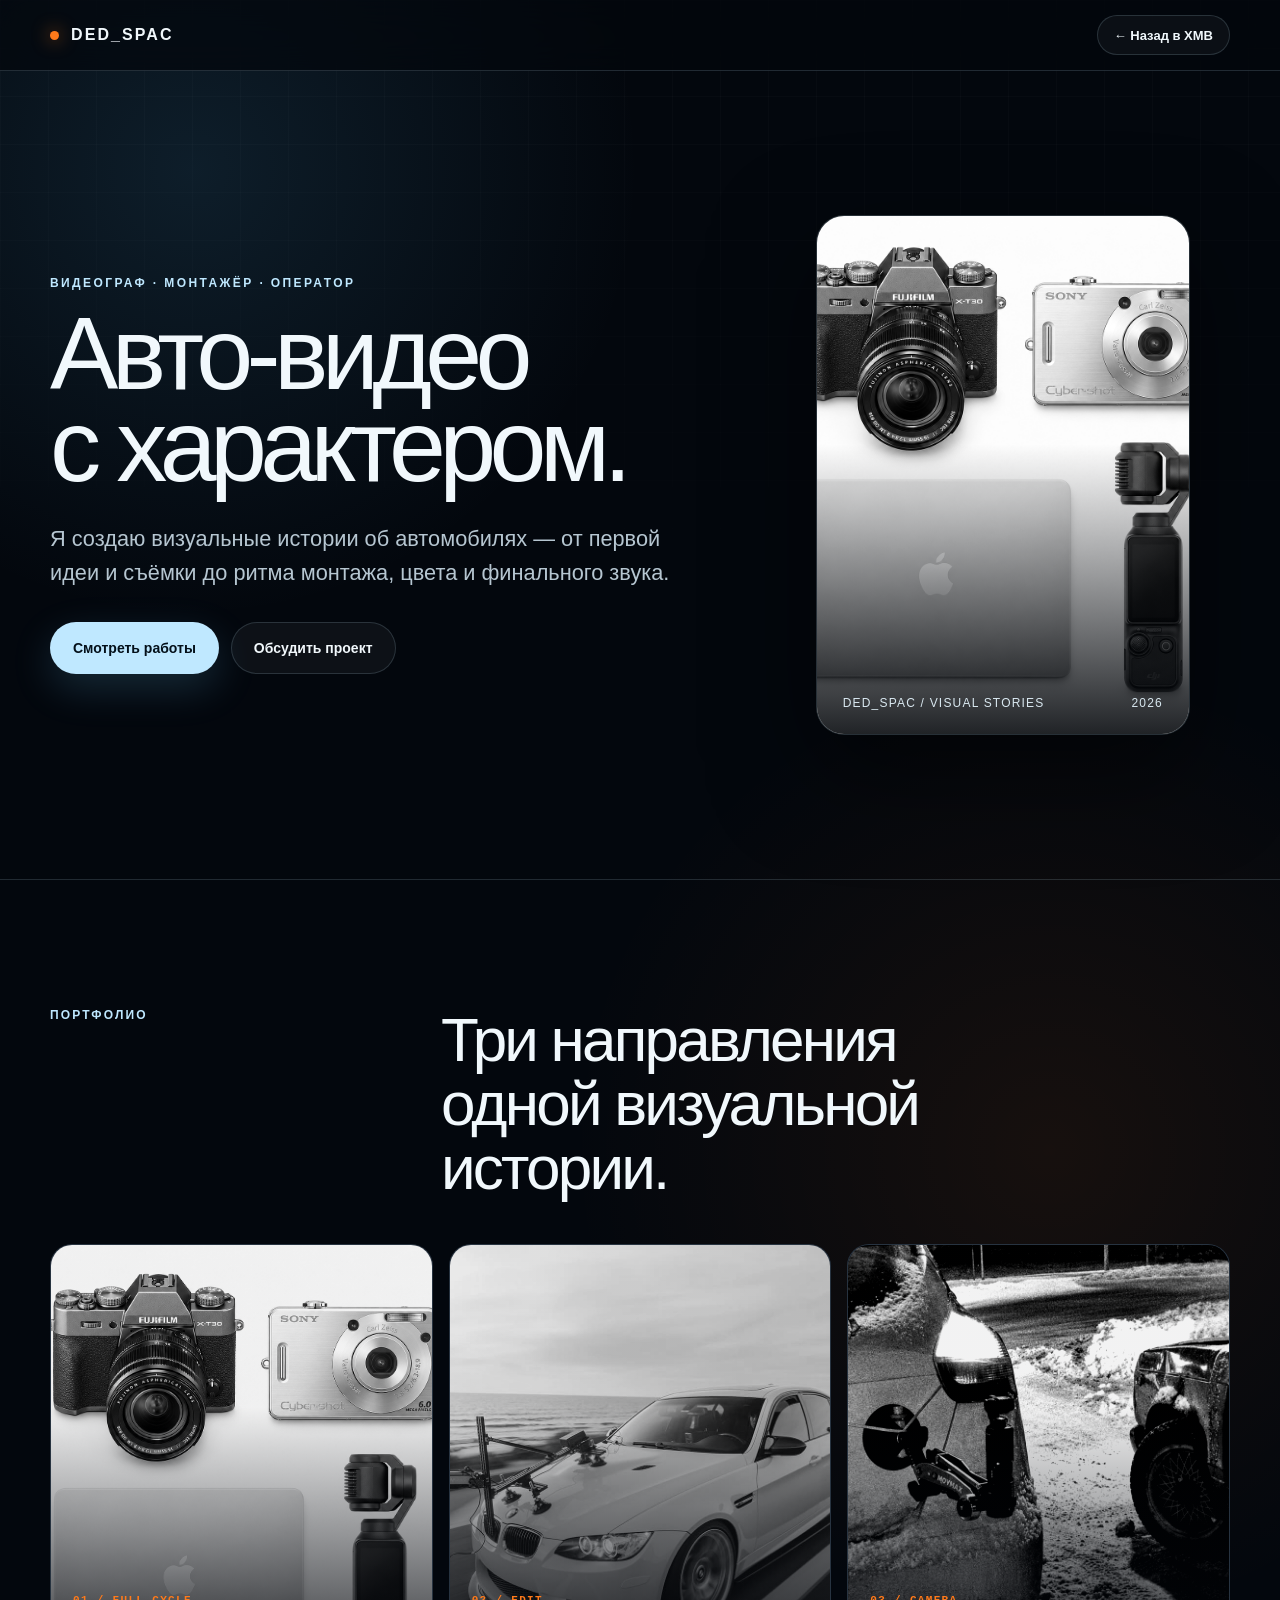
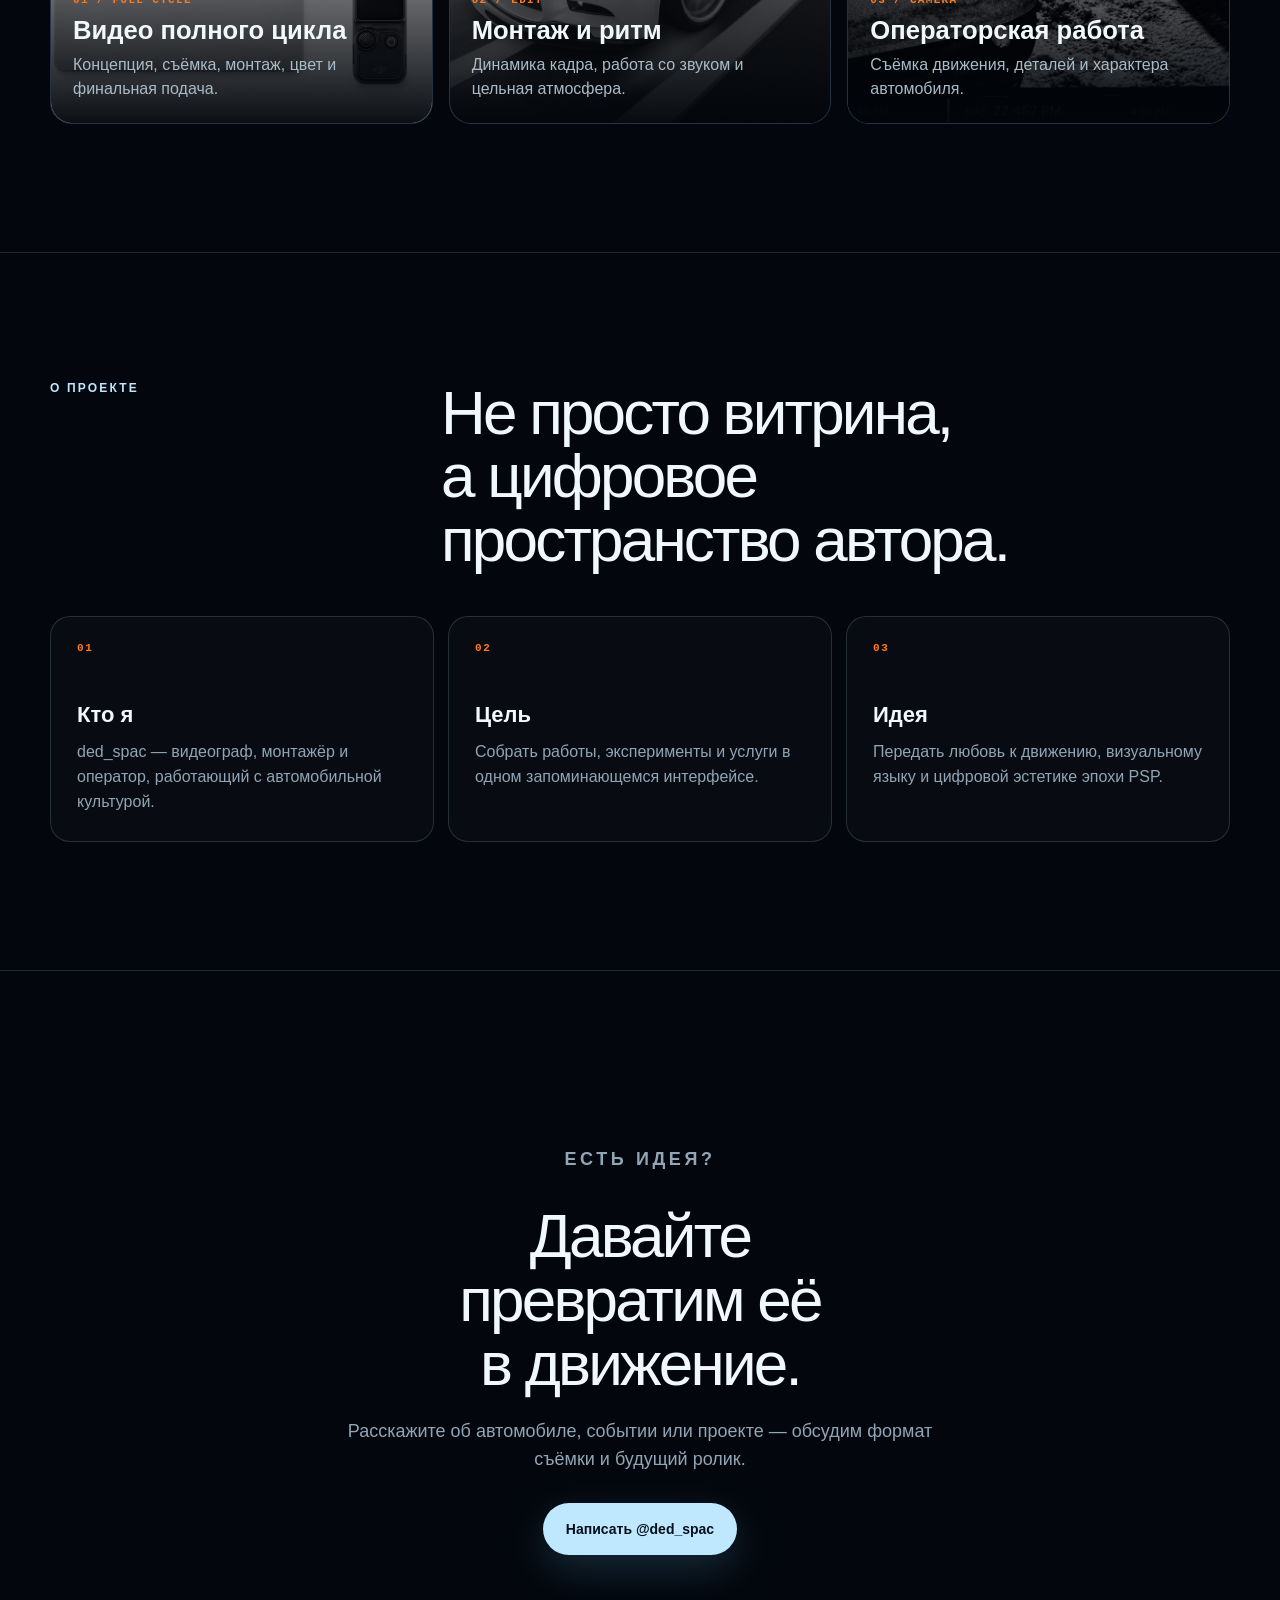
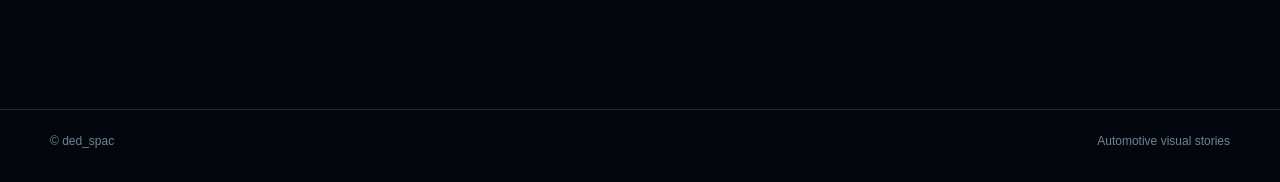
<file: portfolio.html>
<!doctype html>
<html lang="ru">
<head>
<meta charset="utf-8">
<meta name="viewport" content="width=device-width, initial-scale=1">
<meta name="description" content="Портфолио ded_spac — автомобильное видео, монтаж и операторская работа.">
<title>ded_spac — портфолио</title>
<style>
:root {
  color-scheme: dark;
  --bg: #03070d;
  --panel: #09111d;
  --text: #f1f8fc;
  --muted: #91a5b4;
  --line: rgba(193,229,249,.16);
  --accent: #bfe8ff;
  --orange: #ff7a1a;
}
* { box-sizing: border-box; }
html { scroll-behavior: smooth; }
body {
  margin: 0;
  min-width: 320px;
  min-height: 100vh;
  overflow-x: hidden;
  color: var(--text);
  background:
    radial-gradient(circle at 15% 5%, rgba(79,168,219,.14), transparent 28rem),
    radial-gradient(circle at 82% 34%, rgba(255,122,26,.08), transparent 30rem),
    var(--bg);
  font-family: Inter, ui-sans-serif, -apple-system, BlinkMacSystemFont, "Segoe UI", sans-serif;
}
body::before {
  content: "";
  position: fixed; inset: 0; z-index: -1; pointer-events: none;
  background-image:
    linear-gradient(rgba(255,255,255,.025) 1px, transparent 1px),
    linear-gradient(90deg, rgba(255,255,255,.025) 1px, transparent 1px);
  background-size: 48px 48px;
  mask-image: linear-gradient(to bottom, #000, transparent 72%);
}
a { color: inherit; }
button, a { -webkit-tap-highlight-color: transparent; }
:focus-visible { outline: 2px solid var(--accent); outline-offset: 4px; }
.shell { width: min(1180px, calc(100% - 40px)); margin: 0 auto; }
.topbar {
  position: sticky; top: 0; z-index: 10;
  background: rgba(3,7,13,.72);
  border-bottom: 1px solid var(--line);
  backdrop-filter: blur(18px);
}
.topbar .shell {
  min-height: 70px;
  display: flex; align-items: center; justify-content: space-between; gap: 20px;
}
.brand { display: flex; align-items: center; gap: 12px; font-weight: 750; letter-spacing: .13em; text-transform: uppercase; }
.brand-dot { width: 9px; height: 9px; border-radius: 50%; background: var(--orange); box-shadow: 0 0 18px rgba(255,122,26,.78); }
.back {
  min-height: 40px; padding: 0 16px;
  border: 1px solid var(--line); border-radius: 999px;
  color: var(--text); background: rgba(255,255,255,.04);
  cursor: pointer; font: inherit; font-size: 13px; font-weight: 650; line-height: 1;
}
.hero {
  min-height: min(760px, calc(100vh - 70px));
  display: grid; grid-template-columns: minmax(0, 1.05fr) minmax(320px, .75fr);
  gap: clamp(36px, 7vw, 96px); align-items: center;
  padding: clamp(70px, 10vw, 140px) 0;
}
.eyebrow { margin: 0 0 18px; color: var(--accent); font-size: 12px; font-weight: 750; letter-spacing: .2em; text-transform: uppercase; }
h1 { max-width: 12ch; margin: 0; font-size: clamp(52px, 8vw, 112px); font-weight: 300; line-height: .9; letter-spacing: -.065em; text-wrap: balance; }
.hero-copy { max-width: 640px; margin: 30px 0 0; color: #b6c6d1; font-size: clamp(17px, 1.7vw, 22px); line-height: 1.55; }
.hero-actions { display: flex; flex-wrap: wrap; gap: 12px; margin-top: 32px; }
.cta {
  min-height: 52px; padding: 0 22px;
  display: inline-flex; align-items: center; justify-content: center;
  border: 1px solid var(--line); border-radius: 999px;
  color: var(--text); background: rgba(255,255,255,.045);
  text-decoration: none; font-size: 14px; font-weight: 720;
  transition: transform .18s ease, box-shadow .18s ease, background .18s ease;
}
.cta.primary { color: #04101a; background: var(--accent); border-color: transparent; box-shadow: 0 14px 40px rgba(111,201,251,.18); }
.cta:hover { transform: translateY(-2px); }
.cta.primary:hover { box-shadow: 0 18px 52px rgba(111,201,251,.3); }
.hero-visual {
  position: relative; min-height: 520px;
  border: 1px solid var(--line); border-radius: 28px; overflow: hidden;
  background: #090d12;
  box-shadow: 0 35px 100px rgba(0,0,0,.52);
}
.hero-visual img { width: 100%; height: 100%; position: absolute; inset: 0; object-fit: cover; filter: grayscale(1) contrast(1.08); }
.hero-visual::after { content: ""; position: absolute; inset: 0; background: linear-gradient(to top, rgba(2,5,9,.88), transparent 56%); }
.visual-label { position: absolute; z-index: 1; left: 26px; right: 26px; bottom: 24px; display: flex; justify-content: space-between; gap: 16px; color: #d9e8f0; font-size: 12px; letter-spacing: .1em; text-transform: uppercase; }
.section { padding: clamp(80px, 10vw, 140px) 0; border-top: 1px solid var(--line); }
.section-head { display: grid; grid-template-columns: .45fr 1fr; gap: 36px; align-items: start; margin-bottom: 44px; }
.section-kicker { color: var(--accent); font-size: 12px; font-weight: 750; letter-spacing: .18em; text-transform: uppercase; }
h2 { max-width: 18ch; margin: 0; font-size: clamp(32px, 5vw, 62px); font-weight: 350; line-height: 1.03; letter-spacing: -.045em; text-wrap: balance; }
.works { display: grid; grid-template-columns: repeat(3, minmax(0, 1fr)); gap: 16px; }
.work { position: relative; min-height: 480px; border: 1px solid var(--line); border-radius: 22px; overflow: hidden; background: var(--panel); }
.work img { position: absolute; inset: 0; width: 100%; height: 100%; object-fit: cover; filter: grayscale(1) contrast(1.08); transition: transform .55s cubic-bezier(.2,.7,.2,1), filter .3s ease; }
.work::after { content: ""; position: absolute; inset: 0; background: linear-gradient(to top, rgba(2,5,10,.96), rgba(2,5,10,.05) 66%); }
.work:hover img { transform: scale(1.035); filter: grayscale(.45) contrast(1.08); }
.work-copy { position: absolute; z-index: 1; left: 22px; right: 22px; bottom: 22px; }
.work-number { color: var(--orange); font: 700 11px/1 ui-monospace, monospace; letter-spacing: .12em; }
.work h3 { margin: 10px 0 8px; font-size: clamp(21px, 2vw, 28px); line-height: 1.08; }
.work p { margin: 0; color: #a9bbc7; line-height: 1.5; }
.purpose { display: grid; grid-template-columns: repeat(3, minmax(0, 1fr)); gap: 14px; }
.purpose article { min-height: 220px; padding: 26px; border: 1px solid var(--line); border-radius: 20px; background: rgba(255,255,255,.025); }
.purpose b { display: block; margin-bottom: 48px; color: var(--orange); font: 750 11px/1 ui-monospace, monospace; letter-spacing: .16em; }
.purpose h3 { margin: 0 0 12px; font-size: 22px; }
.purpose p { margin: 0; color: var(--muted); line-height: 1.55; }
.contact { padding: clamp(90px, 12vw, 170px) 0; text-align: center; border-top: 1px solid var(--line); }
.contact h2 { max-width: 15ch; margin: 0 auto; }
.contact p { max-width: 620px; margin: 22px auto 30px; color: var(--muted); font-size: 18px; line-height: 1.55; }
footer { padding: 24px 0 34px; border-top: 1px solid var(--line); color: #6f8492; font-size: 12px; }
footer .shell { display: flex; justify-content: space-between; gap: 20px; }
@media (max-width: 860px) {
  .hero { grid-template-columns: 1fr; }
  .hero-visual { min-height: 440px; }
  .works, .purpose { grid-template-columns: 1fr; }
  .work { min-height: 430px; }
  .section-head { grid-template-columns: 1fr; gap: 16px; }
}
@media (max-width: 560px) {
  .shell { width: min(100% - 24px, 1180px); }
  .topbar .shell { min-height: 62px; }
  .back { padding: 0 13px; }
  h1 { font-size: clamp(46px, 16vw, 72px); }
  .hero { padding-top: 64px; }
  .hero-visual { min-height: 360px; border-radius: 20px; }
  .hero-actions { flex-direction: column; }
  .cta { width: 100%; }
  footer .shell { flex-direction: column; }
}
@media (prefers-reduced-motion: reduce) {
  html { scroll-behavior: auto; }
  *, *::before, *::after { animation-duration: .01ms !important; transition-duration: .01ms !important; }
}
</style>
</head>
<body>
<header class="topbar">
  <div class="shell">
    <div class="brand"><span class="brand-dot"></span>ded_spac</div>
    <button class="back" id="backBtn" type="button">← Назад в XMB</button>
  </div>
</header>

<main>
  <section class="hero shell" aria-labelledby="heroTitle">
    <div>
      <p class="eyebrow">Видеограф · монтажёр · оператор</p>
      <h1 id="heroTitle">Авто-видео с характером.</h1>
      <p class="hero-copy">Я создаю визуальные истории об автомобилях — от первой идеи и съёмки до ритма монтажа, цвета и финального звука.</p>
      <div class="hero-actions">
        <a class="cta primary" href="#works">Смотреть работы</a>
        <a class="cta" href="https://t.me/ded_spac" target="_blank" rel="noopener noreferrer">Обсудить проект</a>
      </div>
    </div>
    <figure class="hero-visual">
      <img src="store/shot1.jpg" alt="Кадр автомобильной видеосъёмки">
      <figcaption class="visual-label"><span>ded_spac / visual stories</span><span>2026</span></figcaption>
    </figure>
  </section>

  <section class="section" id="works">
    <div class="shell">
      <div class="section-head">
        <div class="section-kicker">Портфолио</div>
        <h2>Три направления одной визуальной истории.</h2>
      </div>
      <div class="works">
        <article class="work">
          <img src="store/shot1.jpg" alt="Автомобиль в ночной сцене">
          <div class="work-copy"><span class="work-number">01 / FULL CYCLE</span><h3>Видео полного цикла</h3><p>Концепция, съёмка, монтаж, цвет и финальная подача.</p></div>
        </article>
        <article class="work">
          <img src="store/shot.jpg" alt="Кадр из автомобильного ролика">
          <div class="work-copy"><span class="work-number">02 / EDIT</span><h3>Монтаж и ритм</h3><p>Динамика кадра, работа со звуком и цельная атмосфера.</p></div>
        </article>
        <article class="work">
          <img src="store/cameracar.jpg" alt="Процесс операторской автомобильной съёмки">
          <div class="work-copy"><span class="work-number">03 / CAMERA</span><h3>Операторская работа</h3><p>Съёмка движения, деталей и характера автомобиля.</p></div>
        </article>
      </div>
    </div>
  </section>

  <section class="section">
    <div class="shell">
      <div class="section-head">
        <div class="section-kicker">О проекте</div>
        <h2>Не просто витрина, а цифровое пространство автора.</h2>
      </div>
      <div class="purpose">
        <article><b>01</b><h3>Кто я</h3><p>ded_spac — видеограф, монтажёр и оператор, работающий с автомобильной культурой.</p></article>
        <article><b>02</b><h3>Цель</h3><p>Собрать работы, эксперименты и услуги в одном запоминающемся интерфейсе.</p></article>
        <article><b>03</b><h3>Идея</h3><p>Передать любовь к движению, визуальному языку и цифровой эстетике эпохи PSP.</p></article>
      </div>
    </div>
  </section>

  <section class="contact">
    <div class="shell">
      <p class="eyebrow">Есть идея?</p>
      <h2>Давайте превратим её в движение.</h2>
      <p>Расскажите об автомобиле, событии или проекте — обсудим формат съёмки и будущий ролик.</p>
      <a class="cta primary" href="https://t.me/ded_spac" target="_blank" rel="noopener noreferrer">Написать @ded_spac</a>
    </div>
  </section>
</main>

<footer><div class="shell"><span>© ded_spac</span><span>Automotive visual stories</span></div></footer>

<script>
(() => {
  'use strict';
  const embedded = window.parent !== window;
  if (embedded) document.body.classList.add('embedded');
  function exitPortfolio() {
    if (embedded) {
      try { parent.postMessage({ type: 'xmb-exit' }, '*'); } catch (_) {}
    } else if (history.length > 1) {
      history.back();
    } else {
      location.href = 'psp.html';
    }
  }
  document.getElementById('backBtn').addEventListener('click', exitPortfolio);
  document.addEventListener('keydown', e => {
    if (e.key === 'Escape') { e.preventDefault(); exitPortfolio(); }
  });
})();
</script>
</body>
</html>
</file>
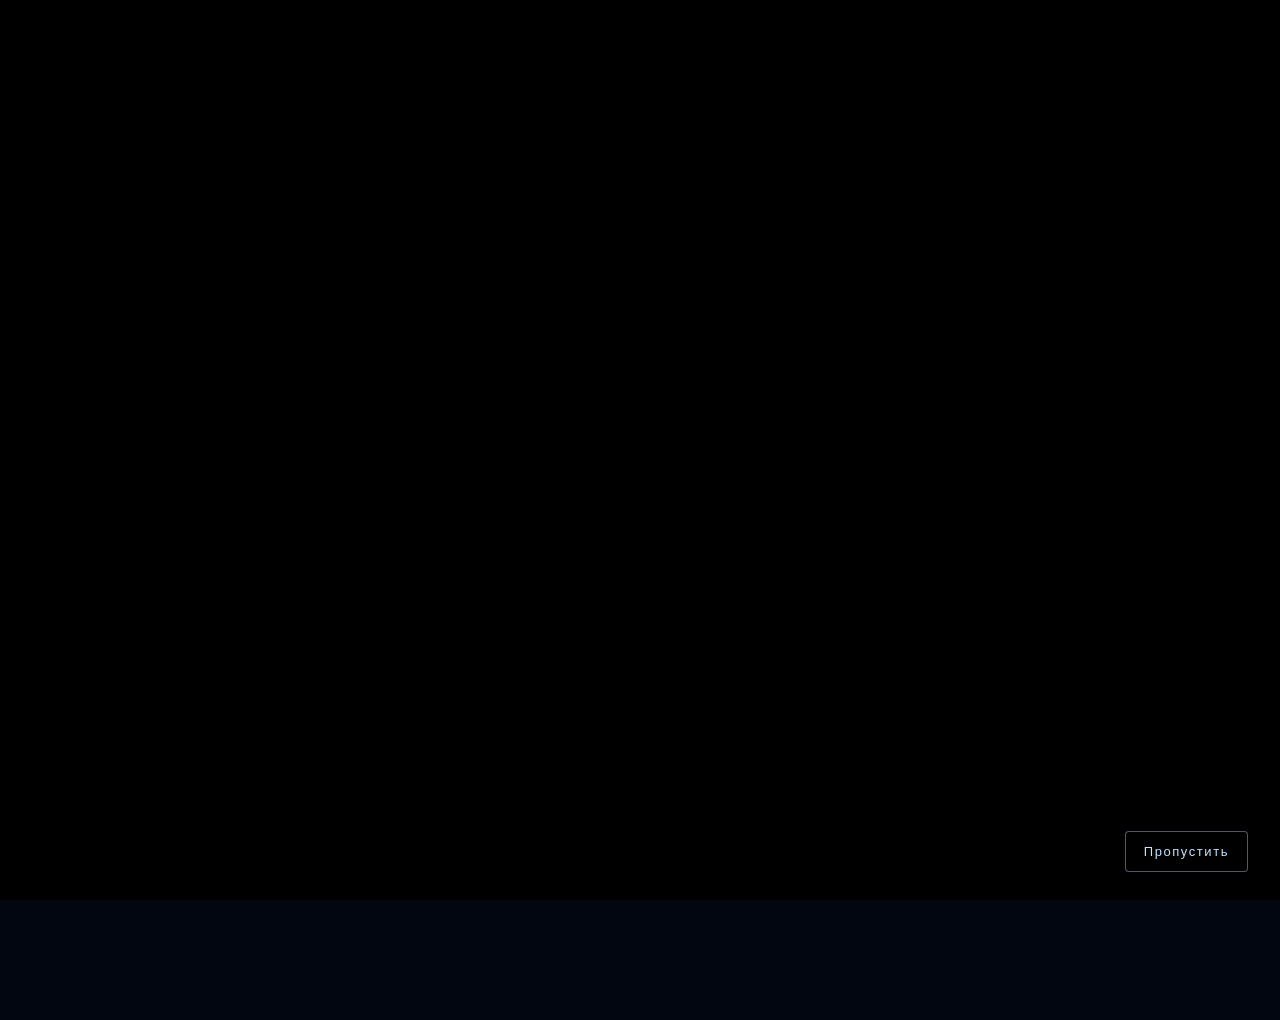
<file: psp.html>
<!DOCTYPE html>
<html lang="ru">
<head>
<meta charset="UTF-8">
<title>XMB PSP</title>
<style>
  :root {
    --ui-scale: 1.5;
    --bg: #020611;
    --accent: #bfe4ff;
    --dim: rgba(255, 255, 255, 0.45);
  }
  * { box-sizing: border-box; margin: 0; padding: 0; }
  [hidden] { display: none !important; }
  html, body {
    width: 100%; height: 100%; overflow: hidden;
    background: var(--bg); color: #fff;
    font-family: "Segoe UI", Arial, sans-serif; user-select: none;
  }
  #waveCanvas { position: fixed; inset: 0; z-index: 0; }
  .vignette {
    position: fixed; inset: 0; z-index: 1; pointer-events: none;
    background: radial-gradient(ellipse at 50% 30%, transparent 0%, rgba(0,4,12,0.35) 70%, rgba(0,2,8,0.65) 100%);
  }

  /* ===== Верхняя панель ===== */
  .top-bar {
    position: fixed; top: 0; right: 0; z-index: 10;
    display: flex; align-items: center;
    gap: calc(20px * var(--ui-scale));
    padding: calc(14px * var(--ui-scale)) calc(20px * var(--ui-scale));
    font-variant-numeric: tabular-nums; letter-spacing: 0.04em;
    transition: opacity 0.5s;
  }
  .top-bar.hidden { opacity: 0; pointer-events: none; }
  .datetime { display: flex; align-items: baseline; gap: calc(10px * var(--ui-scale)); }
  .date-line {
    font-size: calc(clamp(11px, 1.2vw, 14px) * var(--ui-scale));
    color: var(--dim); text-shadow: 0 0 6px rgba(0,0,0,0.6);
  }
  .clock {
    font-size: calc(clamp(14px, 1.8vw, 19px) * var(--ui-scale));
    color: var(--accent);
    text-shadow:
      0 0 calc(6px * var(--ui-scale)) rgba(160, 214, 255, 0.85),
      0 0 calc(14px * var(--ui-scale)) rgba(160, 214, 255, 0.45);
  }
  .battery svg {
    width: calc(30px * var(--ui-scale)); height: auto; overflow: visible;
    filter: drop-shadow(0 0 calc(4px * var(--ui-scale)) rgba(160, 214, 255, 0.35));
  }
  .bat-seg { transition: opacity 0.4s ease, fill 0.4s ease; }

  /* ===== Уровень 1 — X ===== */
  .xmb-wrapper {
    position: relative; z-index: 4;
    width: 100%; height: 100%;
    display: flex; align-items: flex-start; justify-content: center;
    padding-top: calc(40vh + (var(--ui-scale) - 1) * 8vh);
  }
  .xmb-left {
    position: relative;
    transform: translate(0px, calc(-160px * var(--ui-scale)));
  }
  .category-row {
    display: flex; flex-direction: row; align-items: flex-start;
    gap: calc(clamp(60px, 8vw, 100px) * var(--ui-scale));
    position: relative;
    filter: blur(0);
    opacity: 1;
    transition:
      transform 0.4s cubic-bezier(.22,.9,.32,1),
      filter 0.35s ease,
      opacity 0.35s ease;
  }
  .category {
    display: flex; flex-direction: column; align-items: center;
    gap: calc(4px * var(--ui-scale)); cursor: pointer;
    transition: opacity 0.3s;
  }
  .icon-wrap {
    width: calc(clamp(50px, 6.5vw, 80px) * var(--ui-scale));
    height: calc(clamp(50px, 6.5vw, 80px) * var(--ui-scale));
    display: flex; align-items: center; justify-content: center;
  }
  .icon-wrap img {
    width: 100%; height: 100%; object-fit: contain;
    opacity: 0.55;
    filter:
      drop-shadow(0 0 0 rgba(160, 214, 255, 0))
      drop-shadow(0 0 0 rgba(160, 214, 255, 0))
      drop-shadow(0 0 0 rgba(160, 214, 255, 0));
    transition: opacity 0.3s, filter 0.4s;
  }
  .label {
    font-size: calc(clamp(11px, 1.35vw, 15px) * var(--ui-scale));
    font-weight: 500; white-space: nowrap;
    color: var(--dim);
    text-shadow: 0 0 10px rgba(0,0,0,0.6);
    transition: color 0.3s, text-shadow 0.4s;
  }

  body.focus-x .category.focused .icon-wrap img {
    opacity: 1;
    filter:
      drop-shadow(0 0 calc(8px  * var(--ui-scale)) rgba(160, 214, 255, 0.9))
      drop-shadow(0 0 calc(18px * var(--ui-scale)) rgba(160, 214, 255, 0.55))
      drop-shadow(0 0 calc(32px * var(--ui-scale)) rgba(160, 214, 255, 0.3));
    animation: pulse-x 2.8s ease-in-out infinite;
  }
  body.focus-x .category.focused .label {
    color: var(--accent);
    text-shadow:
      0 0 calc(6px  * var(--ui-scale)) rgba(160, 214, 255, 0.95),
      0 0 calc(14px * var(--ui-scale)) rgba(160, 214, 255, 0.7),
      0 0 calc(28px * var(--ui-scale)) rgba(160, 214, 255, 0.4);
    animation: pulse-x-label 2.8s ease-in-out infinite;
  }

  body.focus-y .category .icon-wrap img,
  body.focus-z .category .icon-wrap img {
    opacity: 0.35;
    filter:
      drop-shadow(0 0 0 rgba(160, 214, 255, 0))
      drop-shadow(0 0 0 rgba(160, 214, 255, 0))
      drop-shadow(0 0 0 rgba(160, 214, 255, 0));
    animation: none;
  }
  body.focus-y .category .label,
  body.focus-z .category .label {
    color: rgba(255, 255, 255, 0.25);
    text-shadow: none;
    animation: none;
  }
  body.focus-z .category-row {
    filter: blur(calc(1.4px * var(--ui-scale)));
    opacity: 0.48;
  }

  /* ===== Уровень 2 — Y ===== */
  .submenu-column {
    position: absolute; top: 0; left: 0;
    min-width: calc(250px * var(--ui-scale));
    visibility: hidden;
    opacity: 1;
    transition: top 0.3s, left 0.4s, filter 0.35s ease, opacity 0.35s ease;
    /* Keep the filtered column above the background vignette. */
    z-index: 5;
    transform: none; filter: none;
  }
  .submenu-track {
    display: flex; flex-direction: column;
    gap: calc(0.5px * var(--ui-scale));
    padding: calc(5px * var(--ui-scale)) 0;
  }
  .submenu-item {
    position: relative; z-index: 1;
    display: flex; align-items: center;
    gap: calc(12px * var(--ui-scale));
    padding: calc(2px * var(--ui-scale)) calc(1px * var(--ui-scale))
             calc(2px * var(--ui-scale)) calc(1px * var(--ui-scale));
    font-size: calc(clamp(13px, 1.7vw, 17px) * var(--ui-scale));
    color: var(--dim); cursor: pointer;
    transition: color 0.25s, opacity 0.25s, transform 0.35s cubic-bezier(.22,.9,.32,1);
  }
  .submenu-item .item-icon {
    width: calc(clamp(50px, 6.5vw, 80px) * var(--ui-scale));
    height: calc(clamp(50px, 6.5vw, 80px) * var(--ui-scale));
    flex: 0 0 auto; object-fit: contain;
    transform: scale(1);
    filter:
      drop-shadow(0 0 0 rgba(160, 214, 255, 0))
      drop-shadow(0 0 0 rgba(160, 214, 255, 0))
      drop-shadow(0 0 0 rgba(160, 214, 255, 0));
    transition: transform 0.25s, filter 0.35s;
  }

  body.focus-y .submenu-item.focused {
    color: var(--accent); font-weight: 600;
    text-shadow:
      0 0 calc(6px  * var(--ui-scale)) rgba(160, 214, 255, 0.95),
      0 0 calc(14px * var(--ui-scale)) rgba(160, 214, 255, 0.65),
      0 0 calc(28px * var(--ui-scale)) rgba(160, 214, 255, 0.35);
    animation: pulse-y-text 2.8s ease-in-out infinite;
  }
  body.focus-y .submenu-item.focused .item-icon {
    transform: scale(1);
    filter:
      drop-shadow(0 0 calc(6px  * var(--ui-scale)) rgba(160, 214, 255, 0.9))
      drop-shadow(0 0 calc(14px * var(--ui-scale)) rgba(160, 214, 255, 0.55))
      drop-shadow(0 0 calc(24px * var(--ui-scale)) rgba(160, 214, 255, 0.3));
    animation: pulse-y-icon 2.8s ease-in-out infinite;
  }

  body.focus-z .submenu-item {
    opacity: 0.5;
    animation: none;
  }
  body.focus-z .submenu-column {
    filter: blur(calc(1.15px * var(--ui-scale)));
    opacity: 0.58;
  }
  body.focus-z .submenu-item.focused {
    color: var(--dim);
    font-weight: 500;
    text-shadow: none;
    animation: none;
  }
  body.focus-z .submenu-item.focused .item-icon {
    transform: scale(0.8);
    filter:
      drop-shadow(0 0 0 rgba(160, 214, 255, 0))
      drop-shadow(0 0 0 rgba(160, 214, 255, 0))
      drop-shadow(0 0 0 rgba(160, 214, 255, 0));
    animation: none;
  }

  /* ===== Уровень 3 — Z ===== */
  .level3-column {
    position: absolute;
    min-width: calc(340px * var(--ui-scale));
    visibility: hidden;
    transition: top 0.3s, left 0.4s;
    z-index: 7;
    -webkit-mask-image: linear-gradient(to bottom,
      transparent 0px,
      black calc(40px * var(--ui-scale)),
      black calc(100% - 40px * var(--ui-scale)),
      transparent 100%);
    mask-image: linear-gradient(to bottom,
      transparent 0px,
      black calc(40px * var(--ui-scale)),
      black calc(100% - 40px * var(--ui-scale)),
      transparent 100%);
  }
  .level3-track {
    display: flex; flex-direction: column;
    gap: calc(2px * var(--ui-scale));
    padding: calc(40px * var(--ui-scale)) 0;
  }
  .level3-item {
    position: relative; z-index: 1;
    display: flex; align-items: center; justify-content: space-between;
    gap: calc(20px * var(--ui-scale));
    padding: calc(9px * var(--ui-scale)) calc(6px * var(--ui-scale))
             calc(9px * var(--ui-scale)) calc(18px * var(--ui-scale));
    font-size: calc(clamp(13px, 1.7vw, 17px) * var(--ui-scale));
    color: rgba(255, 255, 255, 0.68); cursor: pointer;
    text-shadow: 0 calc(1px * var(--ui-scale)) calc(5px * var(--ui-scale)) rgba(0, 0, 0, 0.72);
    transition: color 0.25s, transform 0.35s cubic-bezier(.22,.9,.32,1);
  }
  .level3-item .lbl { flex: 1; white-space: nowrap; }
  .level3-item .val {
    color: rgba(255, 255, 255, 0.62);
    font-size: calc(clamp(11px, 1.4vw, 14px) * var(--ui-scale));
    white-space: nowrap; opacity: 1;
  }
  .level3-item.focused {
    color: var(--accent); font-weight: 600;
    text-shadow:
      0 0 calc(7px  * var(--ui-scale)) rgba(210, 238, 255, 1),
      0 0 calc(16px * var(--ui-scale)) rgba(160, 214, 255, 0.82),
      0 0 calc(32px * var(--ui-scale)) rgba(160, 214, 255, 0.5);
    animation: pulse-z-text 2.8s ease-in-out infinite;
  }
  .level3-item.focused .val {
    color: var(--accent); opacity: 1;
    text-shadow:
      0 0 calc(7px * var(--ui-scale)) rgba(210, 238, 255, 0.95),
      0 0 calc(16px * var(--ui-scale)) rgba(160, 214, 255, 0.72),
      0 0 calc(28px * var(--ui-scale)) rgba(160, 214, 255, 0.4);
  }
  .level3-item.info { cursor: default; }
  .level3-item.info.focused {
    color: var(--accent);
    font-weight: 600;
  }

  /* ===== Редактор даты-времени ===== */
  .dt-editor {
    position: absolute;
    visibility: hidden;
    display: flex;
    gap: calc(14px * var(--ui-scale));
    padding: 0;
    background: none;
    border: none;
    transition: top 0.3s, left 0.4s;
    z-index: 12;
    align-items: center;
  }
  .dt-cell {
    min-width: calc(46px * var(--ui-scale));
    text-align: center;
    font-size: calc(clamp(18px, 2.2vw, 26px) * var(--ui-scale));
    font-variant-numeric: tabular-nums;
    color: var(--dim);
    background: none; border: none; border-radius: 0;
    transition: color 0.2s, text-shadow 0.2s;
  }
  .dt-cell.focused {
    color: #fff;
    text-shadow:
      0 0 calc(8px * var(--ui-scale)) rgba(160, 214, 255, 1),
      0 0 calc(20px * var(--ui-scale)) rgba(160, 214, 255, 0.55);
  }
  .dt-sep {
    font-size: calc(clamp(18px, 2.2vw, 26px) * var(--ui-scale));
    color: var(--dim);
    padding: 0 calc(4px * var(--ui-scale));
  }

  /* ===== SCREENSAVER ===== */
  .screensaver {
    position: fixed; inset: 0; z-index: 100;
    background: #000;
    display: flex; align-items: center; justify-content: center;
    opacity: 0; pointer-events: none;
    transition: opacity 1.2s ease;
  }
  .screensaver.active { opacity: 1; pointer-events: auto; }
  .power-overlay {
    position: fixed; inset: 0; z-index: 99;
    display: grid; place-items: center;
    background: #000;
    opacity: 0; pointer-events: none;
    transition: opacity 0.45s ease;
  }
  .power-overlay.dim { opacity: 0.72; }
  .power-overlay.sleep { opacity: 1; pointer-events: auto; }
  .power-overlay span {
    color: rgba(191, 228, 255, 0.58);
    font-size: calc(14px * var(--ui-scale));
    letter-spacing: 0.14em;
  }
  .psp-logo {
    font-size: calc(clamp(48px, 8vw, 96px) * var(--ui-scale));
    font-weight: 200;
    letter-spacing: 0.35em;
    color: rgba(160, 214, 255, 0.18);
    text-shadow:
      0 0 calc(30px * var(--ui-scale)) rgba(160, 214, 255, 0.12),
      0 0 calc(60px * var(--ui-scale)) rgba(160, 214, 255, 0.06);
    user-select: none;
    animation: psp-glow 4s ease-in-out infinite;
  }
  @keyframes psp-glow {
    0%, 100% { opacity: 0.7; }
    50%      { opacity: 1; }
  }

  /* ===== ТРЕКИ-КАРТОЧКИ (музыка) ===== */
  .level3-item.track-card {
    display: flex;
    align-items: center;
    justify-content: flex-start;
    gap: calc(24px * var(--ui-scale));
    padding: calc(14px * var(--ui-scale)) calc(18px * var(--ui-scale));
    min-width: calc(500px * var(--ui-scale));
    cursor: pointer;
    opacity: 0.7;
    transition: opacity 0.25s;
  }
  .level3-item.track-card.focused {
    opacity: 1;
    animation: none;
    color: inherit;
    text-shadow: none;
  }
  .level3-item.track-card.focused .track-title {
    color: var(--accent);
    text-shadow:
      0 0 calc(7px * var(--ui-scale)) rgba(210, 238, 255, 1),
      0 0 calc(16px * var(--ui-scale)) rgba(160, 214, 255, 0.82),
      0 0 calc(32px * var(--ui-scale)) rgba(160, 214, 255, 0.5);
    animation: pulse-z-text 2.8s ease-in-out infinite;
  }

  .track-cover {
    width: calc(140px * var(--ui-scale));
    height: calc(140px * var(--ui-scale));
    border-radius: calc(4px * var(--ui-scale));
    background-size: cover;
    background-position: center;
    background-color: rgba(255,255,255,0.05);
    flex-shrink: 0;
    position: relative;
    box-shadow: 0 0 calc(22px * var(--ui-scale)) rgba(0, 0, 0, 0.55);
    overflow: hidden;
  }
  .track-cover.playing::after {
    content: '▶';
    position: absolute; inset: 0;
    display: flex; align-items: center; justify-content: center;
    font-size: calc(52px * var(--ui-scale));
    color: rgba(255, 255, 255, 0.85);
    background: rgba(0, 0, 0, 0.35);
    text-shadow: 0 0 calc(14px * var(--ui-scale)) rgba(255, 255, 255, 0.8);
    animation: play-pulse 1.8s ease-in-out infinite;
  }
  .track-cover.paused::after {
    content: '❚❚';
    position: absolute; inset: 0;
    display: flex; align-items: center; justify-content: center;
    font-size: calc(42px * var(--ui-scale));
    color: rgba(255, 255, 255, 0.75);
    background: rgba(0, 0, 0, 0.45);
    text-shadow: 0 0 calc(10px * var(--ui-scale)) rgba(255, 255, 255, 0.6);
  }
  @keyframes play-pulse {
    0%, 100% { opacity: 0.7; }
    50%      { opacity: 1; }
  }

  .track-info {
    display: flex; flex-direction: column;
    gap: calc(6px * var(--ui-scale));
    min-width: 0; flex: 1;
  }
  .track-title {
    font-size: calc(clamp(18px, 2vw, 24px) * var(--ui-scale));
    font-weight: 600;
    color: #fff;
    text-shadow: 0 0 calc(8px * var(--ui-scale)) rgba(0, 0, 0, 0.6);
    white-space: nowrap; overflow: hidden; text-overflow: ellipsis;
    transition: text-shadow 0.3s;
  }
  .track-date {
    font-size: calc(clamp(11px, 1.3vw, 14px) * var(--ui-scale));
    color: rgba(255, 255, 255, 0.5);
    font-variant-numeric: tabular-nums;
    letter-spacing: 0.02em;
  }
  .level3-column.track-mode {
    min-width: calc(540px * var(--ui-scale));
  }

  /* ===== ФОТО-КАРТОЧКИ ===== */
  .level3-item.photo-card {
    display: flex;
    align-items: center;
    justify-content: flex-start;
    gap: calc(24px * var(--ui-scale));
    padding: calc(12px * var(--ui-scale)) calc(18px * var(--ui-scale));
    min-width: calc(560px * var(--ui-scale));
    cursor: pointer;
    opacity: 0.7;
    transition: opacity 0.25s;
  }
  .level3-item.photo-card.focused {
    opacity: 1;
    animation: none;
    color: inherit;
    text-shadow: none;
  }
  .level3-item.photo-card.focused .photo-title {
    color: var(--accent);
    text-shadow:
      0 0 calc(7px * var(--ui-scale)) rgba(210, 238, 255, 1),
      0 0 calc(16px * var(--ui-scale)) rgba(160, 214, 255, 0.82),
      0 0 calc(32px * var(--ui-scale)) rgba(160, 214, 255, 0.5);
    animation: pulse-z-text 2.8s ease-in-out infinite;
  }
  .photo-thumb {
    width: calc(180px * var(--ui-scale));
    height: calc(135px * var(--ui-scale));
    border-radius: calc(4px * var(--ui-scale));
    background: #000 center/cover no-repeat;
    flex-shrink: 0;
    box-shadow: 0 0 calc(22px * var(--ui-scale)) rgba(0, 0, 0, 0.55);
    image-orientation: from-image;
  }
  .photo-info {
    display: flex;
    flex-direction: column;
    gap: calc(6px * var(--ui-scale));
    min-width: 0;
    flex: 1;
  }
  .photo-title {
    color: #fff;
    font-size: calc(clamp(16px, 1.8vw, 22px) * var(--ui-scale));
    font-weight: 600;
    white-space: nowrap;
    overflow: hidden;
    text-overflow: ellipsis;
    text-shadow: 0 0 calc(8px * var(--ui-scale)) rgba(0, 0, 0, 0.6);
  }
  .photo-meta {
    color: rgba(255, 255, 255, 0.55);
    font-size: calc(clamp(11px, 1.3vw, 14px) * var(--ui-scale));
    font-variant-numeric: tabular-nums;
  }
  .level3-column.photo-mode {
    min-width: calc(600px * var(--ui-scale));
  }

  /* ===== ПРОСМОТР ФОТО ===== */
  .photo-overlay {
    position: fixed;
    inset: 0;
    z-index: 92;
    display: grid;
    place-items: center;
    padding: calc(92px * var(--ui-scale)) calc(120px * var(--ui-scale)) calc(76px * var(--ui-scale));
    background: rgba(2, 5, 9, 0.78);
    backdrop-filter: blur(calc(7px * var(--ui-scale)));
    opacity: 0;
    visibility: hidden;
    pointer-events: none;
    transition: opacity .35s ease, visibility .35s ease;
  }
  .photo-overlay.active {
    opacity: 1;
    visibility: visible;
    pointer-events: auto;
  }
  .photo-overlay > img {
    display: block;
    width: auto;
    height: auto;
    max-width: min(78vw, calc(1180px * var(--ui-scale)));
    max-height: 70vh;
    object-fit: contain;
    image-orientation: from-image;
    border-radius: calc(3px * var(--ui-scale));
    box-shadow:
      0 calc(18px * var(--ui-scale)) calc(70px * var(--ui-scale)) rgba(0, 0, 0, 0.72),
      0 0 calc(22px * var(--ui-scale)) rgba(180, 220, 255, 0.12);
    transition: opacity .2s ease, transform .25s ease;
  }
  .photo-overlay > img.photo-portrait {
    max-width: min(54vw, calc(720px * var(--ui-scale)));
    max-height: 76vh;
  }
  .photo-overlay > img.photo-landscape {
    max-width: min(78vw, calc(1180px * var(--ui-scale)));
    max-height: 70vh;
  }
  .photo-viewer-top {
    position: absolute;
    top: 0;
    left: 0;
    right: 0;
    display: flex;
    justify-content: space-between;
    align-items: center;
    padding: calc(22px * var(--ui-scale)) calc(34px * var(--ui-scale)) calc(50px * var(--ui-scale));
    background: linear-gradient(to bottom, rgba(0,0,0,.78), rgba(0,0,0,0));
    pointer-events: none;
  }
  .photo-viewer-title {
    color: #fff;
    font-size: calc(clamp(14px, 1.6vw, 19px) * var(--ui-scale));
    text-shadow: 0 0 10px rgba(0,0,0,.9);
  }
  .photo-viewer-counter {
    color: var(--accent);
    font-size: calc(clamp(12px, 1.3vw, 15px) * var(--ui-scale));
    font-variant-numeric: tabular-nums;
  }
  .photo-viewer-hint {
    position: absolute;
    left: 0;
    right: 0;
    bottom: 0;
    padding: calc(54px * var(--ui-scale)) calc(34px * var(--ui-scale)) calc(20px * var(--ui-scale));
    color: rgba(255,255,255,.72);
    text-align: center;
    font-size: calc(12px * var(--ui-scale));
    background: linear-gradient(to top, rgba(0,0,0,.78), rgba(0,0,0,0));
    pointer-events: none;
  }
  .photo-viewer-btn {
    position: absolute;
    z-index: 1;
    display: grid;
    place-items: center;
    width: calc(48px * var(--ui-scale));
    height: calc(48px * var(--ui-scale));
    border: 1px solid rgba(191,228,255,.34);
    border-radius: 50%;
    color: var(--accent);
    background: rgba(0,0,0,.5);
    font: inherit;
    font-size: calc(24px * var(--ui-scale));
    cursor: pointer;
    opacity: .65;
    backdrop-filter: blur(6px);
    transition: opacity .2s, background .2s, transform .2s;
  }
  .photo-viewer-btn:hover,
  .photo-viewer-btn:focus-visible {
    opacity: 1;
    outline: none;
    background: rgba(160,214,255,.18);
    transform: scale(1.06);
  }
  .photo-viewer-prev { left: calc(24px * var(--ui-scale)); top: 50%; transform: translateY(-50%); }
  .photo-viewer-next { right: calc(24px * var(--ui-scale)); top: 50%; transform: translateY(-50%); }
  .photo-viewer-prev:hover,
  .photo-viewer-prev:focus-visible,
  .photo-viewer-next:hover,
  .photo-viewer-next:focus-visible { transform: translateY(-50%) scale(1.06); }
  .photo-viewer-close {
    top: calc(70px * var(--ui-scale));
    right: calc(24px * var(--ui-scale));
    width: calc(40px * var(--ui-scale));
    height: calc(40px * var(--ui-scale));
    font-size: calc(16px * var(--ui-scale));
  }

  /* ===== ВИДЕО-КАРТОЧКИ ===== */
  .level3-item.video-card {
    display: flex;
    align-items: center;
    justify-content: flex-start;
    gap: calc(24px * var(--ui-scale));
    padding: calc(12px * var(--ui-scale)) calc(18px * var(--ui-scale));
    min-width: calc(560px * var(--ui-scale));
    cursor: pointer;
    opacity: 0.7;
    transition: opacity 0.25s;
  }
  .level3-item.video-card.focused {
    opacity: 1;
    animation: none;
    color: inherit;
    text-shadow: none;
  }
  .level3-item.video-card.focused .video-title {
    color: var(--accent);
    text-shadow:
      0 0 calc(7px * var(--ui-scale)) rgba(210, 238, 255, 1),
      0 0 calc(16px * var(--ui-scale)) rgba(160, 214, 255, 0.82),
      0 0 calc(32px * var(--ui-scale)) rgba(160, 214, 255, 0.5);
    animation: pulse-z-text 2.8s ease-in-out infinite;
  }

  .video-thumb {
    width: calc(200px * var(--ui-scale));
    height: calc(112px * var(--ui-scale));
    border-radius: calc(4px * var(--ui-scale));
    background: #000 center/cover no-repeat;
    background-color: rgba(255,255,255,0.05);
    flex-shrink: 0;
    position: relative;
    box-shadow: 0 0 calc(22px * var(--ui-scale)) rgba(0, 0, 0, 0.55);
    overflow: hidden;
  }
  .video-info {
    display: flex; flex-direction: column;
    gap: calc(6px * var(--ui-scale));
    min-width: 0; flex: 1;
  }
  .video-title {
    font-size: calc(clamp(16px, 1.8vw, 22px) * var(--ui-scale));
    font-weight: 600;
    color: #fff;
    text-shadow: 0 0 calc(8px * var(--ui-scale)) rgba(0, 0, 0, 0.6);
    white-space: nowrap; overflow: hidden; text-overflow: ellipsis;
    transition: text-shadow 0.3s;
  }
  .video-meta {
    font-size: calc(clamp(11px, 1.3vw, 14px) * var(--ui-scale));
    color: rgba(255, 255, 255, 0.55);
    font-variant-numeric: tabular-nums;
    letter-spacing: 0.02em;
  }
  .level3-column.video-mode {
    min-width: calc(600px * var(--ui-scale));
  }

  /* Превью-видео, играющее поверх выделенной карточки */
  .video-preview {
    position: fixed;
    z-index: 6;
    object-fit: cover;
    border-radius: calc(4px * var(--ui-scale));
    pointer-events: none;
    opacity: 0;
    transition: opacity 0.3s ease;
    box-shadow: 0 0 calc(22px * var(--ui-scale)) rgba(0, 0, 0, 0.55);
  }
  .video-preview.active { opacity: 1; }

  /* ===== ВИДЕОПЛЕЕР (полный экран) ===== */
  .video-overlay {
    position: fixed; inset: 0; z-index: 90;
    background: #000;
    opacity: 0; pointer-events: none;
    transition: opacity 0.4s ease;
  }
  .video-overlay.active { opacity: 1; pointer-events: auto; }
  .video-overlay video {
    width: 100%; height: 100%;
    object-fit: contain;
    background: #000;
  }
  .video-controls {
    position: absolute; inset: 0;
    pointer-events: none;
    opacity: 0;
    transition: opacity 0.35s ease;
  }
  .video-controls.visible { opacity: 1; }
  .vc-top, .vc-bottom {
    position: absolute; left: 0; right: 0;
    padding: calc(24px * var(--ui-scale)) calc(36px * var(--ui-scale));
    background: linear-gradient(to bottom,
      rgba(0, 0, 0, 0.7),
      rgba(0, 0, 0, 0));
    pointer-events: auto;
  }
  .vc-top { top: 0; }
  .vc-bottom {
    bottom: 0;
    background: linear-gradient(to top,
      rgba(0, 0, 0, 0.7),
      rgba(0, 0, 0, 0));
    display: flex; align-items: center; justify-content: center;
    gap: calc(28px * var(--ui-scale));
  }
  .vc-title {
    font-size: calc(clamp(16px, 1.9vw, 22px) * var(--ui-scale));
    font-weight: 600; color: #fff;
    text-shadow: 0 0 calc(8px * var(--ui-scale)) rgba(0,0,0,0.8);
    margin-bottom: calc(6px * var(--ui-scale));
  }
  .vc-time {
    font-size: calc(clamp(13px, 1.5vw, 16px) * var(--ui-scale));
    color: var(--accent);
    font-variant-numeric: tabular-nums;
    letter-spacing: 0.03em;
    text-shadow: 0 0 calc(6px * var(--ui-scale)) rgba(160, 214, 255, 0.6);
  }
  .vc-timeline {
    position: absolute;
    left: calc(36px * var(--ui-scale));
    right: calc(36px * var(--ui-scale));
    top: calc(80px * var(--ui-scale));
    height: calc(3px * var(--ui-scale));
    background: rgba(255, 255, 255, 0.18);
    border-radius: calc(3px * var(--ui-scale));
    pointer-events: auto;
    overflow: hidden;
  }
  .vc-timeline-fill {
    height: 100%;
    background: var(--accent);
    box-shadow: 0 0 calc(10px * var(--ui-scale)) rgba(160, 214, 255, 0.8);
    transition: width 0.15s linear;
    width: 0%;
  }
  .vc-btn {
    background: rgba(255, 255, 255, 0.08);
    border: 1px solid rgba(255, 255, 255, 0.15);
    color: var(--accent);
    width: calc(52px * var(--ui-scale));
    height: calc(52px * var(--ui-scale));
    border-radius: 50%;
    font-size: calc(18px * var(--ui-scale));
    cursor: pointer;
    display: flex; align-items: center; justify-content: center;
    transition: all 0.2s;
    backdrop-filter: blur(6px);
  }
  .vc-btn:hover {
    background: rgba(160, 214, 255, 0.18);
    border-color: rgba(160, 214, 255, 0.5);
    text-shadow: 0 0 calc(10px * var(--ui-scale)) rgba(160, 214, 255, 1);
  }

  /* ===== Анимации ===== */
  @keyframes pulse-x {
    0%, 100% {
      filter:
        drop-shadow(0 0 calc(8px  * var(--ui-scale)) rgba(160, 214, 255, 0.9))
        drop-shadow(0 0 calc(18px * var(--ui-scale)) rgba(160, 214, 255, 0.55))
        drop-shadow(0 0 calc(32px * var(--ui-scale)) rgba(160, 214, 255, 0.3));
    }
    50% {
      filter:
        drop-shadow(0 0 calc(11px * var(--ui-scale)) rgba(160, 214, 255, 1))
        drop-shadow(0 0 calc(24px * var(--ui-scale)) rgba(160, 214, 255, 0.8))
        drop-shadow(0 0 calc(42px * var(--ui-scale)) rgba(160, 214, 255, 0.5));
    }
  }
  @keyframes pulse-x-label {
    0%, 100% {
      text-shadow:
        0 0 calc(6px  * var(--ui-scale)) rgba(160, 214, 255, 0.95),
        0 0 calc(14px * var(--ui-scale)) rgba(160, 214, 255, 0.7),
        0 0 calc(28px * var(--ui-scale)) rgba(160, 214, 255, 0.4);
    }
    50% {
      text-shadow:
        0 0 calc(9px  * var(--ui-scale)) rgba(160, 214, 255, 1),
        0 0 calc(20px * var(--ui-scale)) rgba(160, 214, 255, 0.9),
        0 0 calc(36px * var(--ui-scale)) rgba(160, 214, 255, 0.6);
    }
  }
  @keyframes pulse-y-icon {
    0%, 100% {
      filter:
        drop-shadow(0 0 calc(6px  * var(--ui-scale)) rgba(160, 214, 255, 0.9))
        drop-shadow(0 0 calc(14px * var(--ui-scale)) rgba(160, 214, 255, 0.55))
        drop-shadow(0 0 calc(24px * var(--ui-scale)) rgba(160, 214, 255, 0.3));
    }
    50% {
      filter:
        drop-shadow(0 0 calc(9px  * var(--ui-scale)) rgba(160, 214, 255, 1))
        drop-shadow(0 0 calc(20px * var(--ui-scale)) rgba(160, 214, 255, 0.8))
        drop-shadow(0 0 calc(34px * var(--ui-scale)) rgba(160, 214, 255, 0.5));
    }
  }
  @keyframes pulse-y-text {
    0%, 100% {
      text-shadow:
        0 0 calc(6px  * var(--ui-scale)) rgba(160, 214, 255, 0.95),
        0 0 calc(14px * var(--ui-scale)) rgba(160, 214, 255, 0.65),
        0 0 calc(28px * var(--ui-scale)) rgba(160, 214, 255, 0.35);
    }
    50% {
      text-shadow:
        0 0 calc(9px  * var(--ui-scale)) rgba(160, 214, 255, 1),
        0 0 calc(20px * var(--ui-scale)) rgba(160, 214, 255, 0.85),
        0 0 calc(38px * var(--ui-scale)) rgba(160, 214, 255, 0.55);
    }
  }

  @keyframes pulse-z-text {
    0%, 100% {
      text-shadow:
        0 0 calc(7px  * var(--ui-scale)) rgba(210, 238, 255, 1),
        0 0 calc(16px * var(--ui-scale)) rgba(160, 214, 255, 0.82),
        0 0 calc(32px * var(--ui-scale)) rgba(160, 214, 255, 0.5);
    }
    50% {
      text-shadow:
        0 0 calc(10px * var(--ui-scale)) rgba(225, 245, 255, 1),
        0 0 calc(23px * var(--ui-scale)) rgba(160, 214, 255, 0.95),
        0 0 calc(44px * var(--ui-scale)) rgba(160, 214, 255, 0.68);
    }
  }

  @keyframes pulse-z-media {
    0%, 100% {
      box-shadow:
        0 0 0 calc(1px * var(--ui-scale)) rgba(225, 243, 255, 0.72),
        0 0 calc(14px * var(--ui-scale)) rgba(160, 214, 255, 0.72),
        0 0 calc(32px * var(--ui-scale)) rgba(160, 214, 255, 0.34);
    }
    50% {
      box-shadow:
        0 0 0 calc(1px * var(--ui-scale)) rgba(240, 249, 255, 0.95),
        0 0 calc(20px * var(--ui-scale)) rgba(160, 214, 255, 0.92),
        0 0 calc(42px * var(--ui-scale)) rgba(160, 214, 255, 0.52);
    }
  }

  .level3-item.track-card .track-cover,
  .level3-item.photo-card .photo-thumb,
  .level3-item.video-card .video-thumb,
  .level3-item.game-card .game-cover {
    transition: box-shadow 0.3s ease;
  }
  .level3-item.track-card.focused .track-cover,
  .level3-item.photo-card.focused .photo-thumb,
  .level3-item.video-card.focused .video-thumb,
  .level3-item.game-card.focused .game-cover,
  .video-preview.active {
    box-shadow:
      0 0 0 calc(1px * var(--ui-scale)) rgba(225, 243, 255, 0.72),
      0 0 calc(14px * var(--ui-scale)) rgba(160, 214, 255, 0.72),
      0 0 calc(32px * var(--ui-scale)) rgba(160, 214, 255, 0.34);
    animation: pulse-z-media 2.8s ease-in-out infinite;
  }

  /* ===== ИГРОВЫЕ КАРТОЧКИ ===== */
  .level3-item.game-card {
    display: flex;
    align-items: center;
    justify-content: flex-start;
    gap: calc(24px * var(--ui-scale));
    padding: calc(12px * var(--ui-scale)) calc(18px * var(--ui-scale));
    min-width: calc(560px * var(--ui-scale));
    cursor: pointer;
    opacity: 0.7;
    transition: opacity 0.25s;
  }
  .level3-item.game-card.focused {
    opacity: 1;
    animation: none;
    color: inherit;
    text-shadow: none;
  }
  .level3-item.game-card.focused .game-title {
    color: var(--accent);
    text-shadow:
      0 0 calc(7px * var(--ui-scale)) rgba(210, 238, 255, 1),
      0 0 calc(16px * var(--ui-scale)) rgba(160, 214, 255, 0.82),
      0 0 calc(32px * var(--ui-scale)) rgba(160, 214, 255, 0.5);
    animation: pulse-z-text 2.8s ease-in-out infinite;
  }
  .game-cover {
    width: calc(200px * var(--ui-scale));
    height: calc(112px * var(--ui-scale));
    border-radius: calc(4px * var(--ui-scale));
    background: #000 center/cover no-repeat;
    background-color: rgba(255,255,255,0.05);
    flex-shrink: 0;
    position: relative;
    box-shadow: 0 0 calc(22px * var(--ui-scale)) rgba(0, 0, 0, 0.55);
    overflow: hidden;
    display: flex; align-items: center; justify-content: center;
  }
  .game-cover-placeholder {
    font-size: calc(48px * var(--ui-scale));
    color: rgba(160, 214, 255, 0.5);
    text-shadow: 0 0 calc(16px * var(--ui-scale)) rgba(160, 214, 255, 0.5);
    filter: drop-shadow(0 0 calc(6px * var(--ui-scale)) rgba(160, 214, 255, 0.5));
  }
  .game-info {
    display: flex; flex-direction: column;
    gap: calc(6px * var(--ui-scale));
    min-width: 0; flex: 1;
  }
  .game-title {
    font-size: calc(clamp(16px, 1.8vw, 22px) * var(--ui-scale));
    font-weight: 600;
    color: #fff;
    text-shadow: 0 0 calc(8px * var(--ui-scale)) rgba(0, 0, 0, 0.6);
    white-space: nowrap; overflow: hidden; text-overflow: ellipsis;
    transition: text-shadow 0.3s;
  }
  .game-meta {
    font-size: calc(clamp(11px, 1.3vw, 14px) * var(--ui-scale));
    color: rgba(255, 255, 255, 0.55);
    font-variant-numeric: tabular-nums;
    letter-spacing: 0.02em;
  }
  .level3-column.game-mode {
    min-width: calc(600px * var(--ui-scale));
  }
  /* ===== ИГРОВОЙ ОВЕРЛЕЙ ===== */
  .game-overlay {
    position: fixed; inset: 0; z-index: 95;
    background: #000;
    opacity: 0; pointer-events: none;
    transition: opacity 0.4s ease;
  }
  .game-overlay.active { opacity: 1; pointer-events: auto; }
  .game-overlay iframe {
    width: 100%; height: 100%;
    border: 0; display: block;
    background: #000;
  }
  .game-exit-btn {
    position: absolute;
    top: calc(18px * var(--ui-scale));
    right: calc(22px * var(--ui-scale));
    width: calc(46px * var(--ui-scale));
    height: calc(46px * var(--ui-scale));
    border-radius: 50%;
    background: rgba(0, 0, 0, 0.55);
    border: 1px solid rgba(160, 214, 255, 0.35);
    color: var(--accent);
    font-size: calc(20px * var(--ui-scale));
    cursor: pointer;
    z-index: 2;
    opacity: 0.55;
    transition: opacity 0.25s, background 0.25s, border-color 0.25s, transform 0.2s;
    backdrop-filter: blur(6px);
    display: flex; align-items: center; justify-content: center;
  }
  .game-exit-btn:hover {
    opacity: 1;
    background: rgba(160, 214, 255, 0.18);
    border-color: rgba(160, 214, 255, 0.7);
    transform: scale(1.08);
  }
  .game-exit-btn.app-has-back { display: none; }

  .screensaver video {
  width: 100%;
  height: 100%;
  object-fit: cover;
}


/* Стартовый ролик */
.intro-screen {
  position: fixed;
  inset: 0;
  z-index: 200;
  background: #000;
  display: flex;
  align-items: center;
  justify-content: center;
  opacity: 1;
  visibility: visible;
  transition: opacity 1s ease, visibility 1s ease;
}

.intro-screen video {
  width: 100%;
  height: 100%;
  object-fit: cover;
}

.intro-screen.hidden {
  opacity: 0;
  visibility: hidden;
  pointer-events: none;
}

.intro-skip {
  position: absolute;
  right: 32px;
  bottom: 28px;
  padding: 12px 18px;
  color: #bfe4ff;
  background: rgba(0, 0, 0, 0.45);
  border: 1px solid rgba(191, 228, 255, 0.4);
  border-radius: 4px;
  cursor: pointer;
  font-size: 13px;
  letter-spacing: 0.12em;
  backdrop-filter: blur(8px);
}

.intro-skip:hover {
  background: rgba(191, 228, 255, 0.15);
}

/* Системное сообщение после заставки — в духе настоящего интерфейса PS3. */
.welcome-overlay {
  position: fixed; inset: 0; z-index: 180;
  color: #fff;
  background: linear-gradient(180deg, rgba(2,52,104,.36), rgba(1,39,82,.46));
  backdrop-filter: blur(11px) saturate(.68);
  opacity: 0; visibility: hidden; pointer-events: none;
  transition: opacity .4s ease, visibility .4s ease;
  text-shadow: 0 1px 3px rgba(0,0,0,.75);
}
.welcome-overlay.active { opacity: 1; visibility: visible; pointer-events: auto; }
.welcome-card { position: absolute; inset: 0; overflow: hidden; }
.welcome-header {
  position: absolute;
  left: 0; right: 0; top: 18%;
  padding: 0 clamp(30px, 6vw, 90px) 12px;
  border-bottom: 1px solid rgba(235,248,255,.72);
  font-size: clamp(16px, 1.45vw, 23px);
  font-weight: 500;
}
.welcome-message {
  position: absolute;
  left: 50%; top: 51%;
  width: min(720px, calc(100% - 48px));
  transform: translate(-50%, -50%);
  text-align: center;
}
.welcome-message h1 {
  margin: 0 0 16px;
  font-size: clamp(22px, 2.5vw, 36px);
  font-weight: 500;
  line-height: 1.2;
}
.welcome-message p {
  max-width: 680px;
  margin: 0 auto;
  color: rgba(245,251,255,.9);
  font-size: clamp(15px, 1.35vw, 20px);
  font-weight: 450;
  line-height: 1.5;
}
.welcome-btn.primary {
  display: block;
  margin: 18px auto 0;
  padding: 4px 12px;
  border: 0;
  color: #dcfbff;
  background: transparent;
  cursor: pointer;
  font: inherit;
  font-size: clamp(16px, 1.45vw, 22px);
  font-weight: 600;
  text-shadow:
    0 0 4px rgba(53,237,255,1),
    0 0 12px rgba(53,237,255,.9),
    0 0 24px rgba(53,237,255,.6);
  transition: color .18s ease, transform .18s ease;
}
.welcome-btn.primary:hover,
.welcome-btn.primary:focus-visible { color: #fff; transform: scale(1.035); outline: none; }
.welcome-footer {
  position: absolute;
  left: 0; right: 0; bottom: 14%;
  min-height: 56px;
  padding: 14px clamp(24px, 6vw, 90px) 0;
  border-top: 1px solid rgba(235,248,255,.72);
  display: flex;
  justify-content: center;
  align-items: flex-start;
  gap: clamp(56px, 14vw, 210px);
  font-size: clamp(14px, 1.25vw, 19px);
  font-weight: 600;
}
.welcome-control {
  display: inline-flex; align-items: center; gap: 9px;
  padding: 0; border: 0; color: #fff; background: none;
  font: inherit; text-shadow: inherit;
}
button.welcome-control { cursor: pointer; }
.welcome-symbol { font-size: 1.15em; font-weight: 400; }
body.system-message-open .xmb-wrapper,
body.system-message-open .submenu-column,
body.system-message-open .level3-column,
body.system-message-open .top-bar { opacity: .06; filter: blur(8px); }
body.system-message-open #waveCanvas,
body.system-message-open .vignette { filter: blur(8px); transform: scale(1.025); }
@media (max-width: 680px) {
  .welcome-header { top: 15%; padding-left: 24px; padding-right: 24px; }
  .welcome-message { top: 49%; }
  .welcome-message p { font-size: 14px; }
  .welcome-footer { bottom: 9%; gap: 46px; padding-left: 20px; padding-right: 20px; }
}

.notice-overlay {
  position: fixed; inset: 0; z-index: 120;
  display: grid; place-items: center;
  padding: 24px;
  background: rgba(0, 4, 12, 0.62);
  backdrop-filter: blur(12px);
  opacity: 0; visibility: hidden; pointer-events: none;
  transition: opacity 0.2s ease, visibility 0.2s ease;
}
.notice-overlay.active { opacity: 1; visibility: visible; pointer-events: auto; }
.notice-card {
  width: min(440px, calc(100vw - 48px));
  padding: 28px;
  text-align: center;
  color: #eaf7ff;
  background: rgba(4, 17, 34, 0.92);
  border: 1px solid rgba(191, 228, 255, 0.3);
  border-radius: 16px;
  box-shadow: 0 18px 70px rgba(0,0,0,.55), 0 0 40px rgba(126,201,255,.12);
}
.notice-card h2 { margin: 0 0 10px; font-size: 22px; font-weight: 500; }
.notice-card p { margin: 0 0 22px; color: rgba(234,247,255,.7); line-height: 1.5; }
.social-links {
  display: grid;
  gap: 10px;
  margin: 0 0 22px;
  text-align: left;
}
.social-links[hidden] { display: none; }
.social-link {
  display: grid;
  grid-template-columns: 12px 1fr auto;
  align-items: center;
  gap: 12px;
  min-height: 58px;
  padding: 10px 14px;
  color: #eaf7ff;
  background: rgba(191, 228, 255, 0.06);
  border: 1px solid rgba(191, 228, 255, 0.18);
  border-radius: 12px;
  text-decoration: none;
  transition: background .18s ease, border-color .18s ease, box-shadow .18s ease, transform .18s ease;
}
.social-link::before {
  content: '';
  width: 9px;
  height: 9px;
  border-radius: 50%;
  background: #bfe4ff;
  box-shadow: 0 0 14px rgba(191, 228, 255, .75);
}
.social-link.youtube::before { background: #ff3155; box-shadow: 0 0 14px rgba(255,49,85,.75); }
.social-link.telegram::before { background: #45b9ff; box-shadow: 0 0 14px rgba(69,185,255,.75); }
.social-link:hover,
.social-link:focus-visible {
  outline: none;
  background: rgba(191, 228, 255, 0.14);
  border-color: rgba(225, 244, 255, 0.72);
  box-shadow: 0 0 24px rgba(126, 201, 255, .18);
  transform: translateX(3px);
}
.social-name { font-size: 16px; }
.social-handle { color: rgba(234,247,255,.62); font-size: 13px; }
.notice-card button {
  min-width: 140px; padding: 10px 20px;
  color: #03101f; background: #bfe4ff;
  border: 0; border-radius: 999px; cursor: pointer; font: inherit;
}


</style>
</head>
<body class="focus-x" tabindex="-1">

<div id="introScreen" class="intro-screen">
  <video id="introVideo" autoplay muted playsinline preload="auto">
    <source src="videos/0001-0360.mp4" type="video/mp4">
  </video>
  <button class="intro-skip" id="introSkip" type="button">Пропустить</button>
</div>

<section class="welcome-overlay" id="welcomeOverlay" aria-hidden="true">
  <div class="welcome-card" role="dialog" aria-modal="true" aria-labelledby="welcomeTitle">
    <div class="welcome-header" id="welcomeTitle">Сообщение от ded_spac</div>
    <div class="welcome-message">
      <h1>Добро пожаловать.</h1>
      <p>Я — <strong>ded_spac</strong>, видеограф, монтажёр и оператор. Этот проект объединяет мои работы, творческие эксперименты и услуги, передавая любовь к автомобильной культуре и цифровой эстетике эпохи PSP.</p>
      <button class="welcome-btn primary" id="welcomePortfolio" type="button">Открыть портфолио</button>
    </div>
    <div class="welcome-footer" aria-label="Управление">
      <span class="welcome-control"><span class="welcome-symbol">✕</span> Enter</span>
      <button class="welcome-control" id="welcomeMenu" type="button"><span class="welcome-symbol">○</span> Back</button>
    </div>
  </div>
</section>

<canvas id="waveCanvas"></canvas>
<div class="vignette"></div>

<div class="top-bar" id="topBar">
  <div class="datetime">
    <span class="date-line" id="dateLine">--/--</span>
    <span class="clock" id="clock">--:-- --</span>
  </div>
  <div class="battery">
    <svg viewBox="0 0 30 14" aria-hidden="true">
      <rect x="1" y="1" width="26" height="12" rx="2.5"
            fill="none" stroke="rgba(255,255,255,0.55)" stroke-width="1.2"/>
      <rect x="27.5" y="5" width="2" height="4" rx="0.5"
            fill="rgba(255,255,255,0.55)"/>
      <rect id="batSeg1" class="bat-seg" x="3.5"  y="3" width="6.3" height="8" rx="1" fill="var(--accent)"/>
      <rect id="batSeg2" class="bat-seg" x="10.8" y="3" width="6.3" height="8" rx="1" fill="var(--accent)"/>
      <rect id="batSeg3" class="bat-seg" x="18.1" y="3" width="6.3" height="8" rx="1" fill="var(--accent)"/>
    </svg>
  </div>
</div>

<div class="xmb-wrapper">
  <div class="xmb-left">
    <div class="category-row" id="categoryRow"></div>
  </div>
</div>

<div class="submenu-column" id="submenuColumn">
  <div class="submenu-track" id="submenuTrack"></div>
</div>

<div class="level3-column" id="level3Column">
  <div class="level3-track" id="level3Track"></div>
</div>

<div class="dt-editor" id="dtEditor"></div>

<audio id="audioEl"></audio>

<video class="video-preview" id="videoPreview" muted loop playsinline preload="metadata"></video>

<div class="video-overlay" id="videoOverlay">
  <video id="videoEl" preload="metadata"></video>
  <div class="video-controls" id="videoControls">
    <div class="vc-top">
      <div class="vc-title" id="vcTitle">—</div>
      <div class="vc-time">
        <span id="vcCurrent">00:00</span> / <span id="vcTotal">00:00</span>
      </div>
    </div>
    <div class="vc-timeline" id="vcTimeline">
      <div class="vc-timeline-fill" id="vcFill"></div>
    </div>
    <div class="vc-bottom">
      <button class="vc-btn" id="vcRewind" title="Назад 10 сек">⏪</button>
      <button class="vc-btn" id="vcPlayPause" title="Пауза/Играть">❚❚</button>
      <button class="vc-btn" id="vcForward" title="Вперёд 10 сек">⏩</button>
      <button class="vc-btn" id="vcStop" title="Стоп">■</button>
    </div>
  </div>
</div>

<div class="photo-overlay" id="photoOverlay" aria-hidden="true">
  <img id="photoViewerImage" alt="">
  <div class="photo-viewer-top">
    <span class="photo-viewer-title" id="photoViewerTitle"></span>
    <span class="photo-viewer-counter" id="photoViewerCounter"></span>
  </div>
  <button class="photo-viewer-btn photo-viewer-prev" id="photoViewerPrev" type="button" aria-label="Предыдущее фото">‹</button>
  <button class="photo-viewer-btn photo-viewer-next" id="photoViewerNext" type="button" aria-label="Следующее фото">›</button>
  <button class="photo-viewer-btn photo-viewer-close" id="photoViewerClose" type="button" aria-label="Закрыть просмотр">✕</button>
  <div class="photo-viewer-hint">← → листать · ○ Esc назад</div>
</div>

<div class="game-overlay" id="gameOverlay">
  <iframe id="gameFrame" src="about:blank" frameborder="0" allowfullscreen></iframe>
  <div id="appError" hidden style="position:absolute;inset:0;display:grid;place-items:center;padding:40px;text-align:center;color:#bfe4ff;font-size:calc(18px * var(--ui-scale));pointer-events:none"></div>
  <button class="game-exit-btn" id="gameExitBtn" title="Выйти из игры">✕</button>
</div>

<div class="screensaver" id="screensaver">
  <video id="screensaverVideo" autoplay muted loop playsinline>
    <source src="videos/pousps2.mp4" type="video/mp4">
  </video>
</div>

<div class="power-overlay" id="powerOverlay" aria-hidden="true">
  <span id="powerMessage">Режим ожидания</span>
</div>

<div class="notice-overlay" id="noticeOverlay" aria-hidden="true">
  <div class="notice-card" role="dialog" aria-modal="true" aria-labelledby="noticeTitle">
    <h2 id="noticeTitle">Раздел пока недоступен</h2>
    <p id="noticeText">Эта функция появится позже.</p>
    <div class="social-links" id="socialLinks" aria-label="Социальные сети" hidden>
      <a class="social-link youtube" href="https://www.youtube.com/@dedbasement" target="_blank" rel="noopener noreferrer">
        <span class="social-name">YouTube</span>
        <span class="social-handle">@dedbasement</span>
      </a>
      <a class="social-link telegram" href="https://t.me/basemeentt" target="_blank" rel="noopener noreferrer">
        <span class="social-name">Telegram</span>
        <span class="social-handle">@basemeentt</span>
      </a>
    </div>
    <button id="noticeClose" type="button">Назад</button>
  </div>
</div>

<script>


/* ===== СТАРТОВЫЙ РОЛИК ===== */
const introScreen = document.getElementById('introScreen');
const introVideo = document.getElementById('introVideo');
const introSkip = document.getElementById('introSkip');
const welcomeOverlay = document.getElementById('welcomeOverlay');
const welcomePortfolio = document.getElementById('welcomePortfolio');
const welcomeMenu = document.getElementById('welcomeMenu');

let introFinished = false;
let welcomeActive = false;

function showWelcome() {
  welcomeActive = true;
  document.body.classList.add('system-message-open');
  welcomeOverlay.classList.add('active');
  welcomeOverlay.setAttribute('aria-hidden', 'false');
  setTimeout(() => {
    if (welcomeActive) welcomePortfolio.focus({ preventScroll: true });
  }, 80);
}

function closeWelcome(targetCategoryId = 'network') {
  welcomeActive = false;
  document.body.classList.remove('system-message-open');
  welcomeOverlay.classList.remove('active');
  welcomeOverlay.setAttribute('aria-hidden', 'true');

  const targetCategoryIndex = categories.findIndex((category) => category.id === targetCategoryId);
  if (targetCategoryIndex >= 0) {
    if (state.catIndex === targetCategoryIndex) {
      state.focus = 'x';
      updateAll();
    } else {
      switchCategory(targetCategoryIndex);
    }
  }

  document.body.focus({ preventScroll: true });
}

function openPortfolioFromWelcome() {
  closeWelcome('video');
}

function finishIntro() {
  if (introFinished) return;

  introFinished = true;
  introVideo.pause();
  introSkip.disabled = true;
  introScreen.classList.add('hidden');
  showWelcome();

  // После заставки начинаем отсчёт бездействия
  if (typeof resetIdle === 'function') {
    resetIdle();
  }
}

introVideo.addEventListener('ended', finishIntro);

// Если видео не загрузилось, не блокируем сайт
introVideo.addEventListener('error', finishIntro);
introSkip.addEventListener('click', finishIntro);
welcomePortfolio.addEventListener('click', openPortfolioFromWelcome);
welcomeMenu.addEventListener('click', () => closeWelcome('network'));
document.addEventListener('keydown', (e) => {
  if (!introFinished && ['Escape', 'Enter', ' '].includes(e.key)) {
    e.preventDefault();
    e.stopImmediatePropagation();
    finishIntro();
  }
}, true);

// Если браузер разрешил автовоспроизведение
introVideo.play().catch(() => {
  if (!introFinished) introSkip.focus();
});


/* ===== Вспомогательная функция ===== */
function safeSrc(path) {
  if (!path) return '';
  return encodeURI(path);
}

/* ===== Иконки ===== */
const ICONS = {
  settings: 'icons/settings.png',
  photo: 'icons/photo.png', music: 'icons/music.png', video: 'icons/video.png',
  game: 'icons/game.png', network: 'icons/network.png',
};

const categories = [
  { id:'settings', label:'Настройки', icon:'settings',
    items:['Дата и время','Настройки темы','Настройки системы','Энергосбережение','О системе'] },
  { id:'photo', label:'Фото', icon:'photo',
    items:['Просмотр фото','Слайд-шоу','Настройки показа'] },
  { id:'music', label:'Музыка', icon:'music', items:['Вся музыка'] },
  { id:'video', label:'Видео', icon:'video', items:['Просмотр видео'] },
  { id:'game', label:'Игра', icon:'game', items:['Игровые диски'] },
  { id:'network', label:'Интернет', icon:'network', items:['some network','some store','social-net'] }
];

const state = {
  catIndex: categories.findIndex((category) => category.id === 'network'),
  itemIndex: 0,
  itemIndexPerCategory: {},
  focus: 'x'
};

const categoryRow   = document.getElementById('categoryRow');
const submenuColumn = document.getElementById('submenuColumn');
const submenuTrack  = document.getElementById('submenuTrack');
const level3Column  = document.getElementById('level3Column');
const level3Track   = document.getElementById('level3Track');
const dtEditor      = document.getElementById('dtEditor');
const topBar        = document.getElementById('topBar');
const screensaverEl = document.getElementById('screensaver');
const videoPreview  = document.getElementById('videoPreview');
const powerOverlay  = document.getElementById('powerOverlay');
const powerMessage  = document.getElementById('powerMessage');
const noticeOverlay = document.getElementById('noticeOverlay');
const noticeTitle   = document.getElementById('noticeTitle');
const noticeText    = document.getElementById('noticeText');
const noticeClose   = document.getElementById('noticeClose');
const socialLinks   = document.getElementById('socialLinks');
const socialLinkItems = [...socialLinks.querySelectorAll('.social-link')];

const UI_SCALE = parseFloat(
  getComputedStyle(document.documentElement).getPropertyValue('--ui-scale')
) || 1;

let firstPosition = true;
let submenuJustRebuilt = false;
let zFirstPosition = true;

/* ===== Настройки ===== */
const settings = {
  timeFormat: '12', dateFormat: 'MM/DD/YYYY', showDate: true,
  timezone: 'GMT +3', dst: 'Standard', dateOffsetMs: 0,
  theme: 'Оригинальная', themeColor: 'Авто', wallpaper: true,
  screensaver: '20 минут', panelDisplay: true, backlight: '5 минут',
  autoSleep: '10 минут', systemName: 'PSP-1000'
};
const savedSettings = localStorage.getItem('xmb-settings');
if (savedSettings) { try { Object.assign(settings, JSON.parse(savedSettings)); } catch(e){} }

const TIME_ZONE_OPTIONS = [
  'GMT 0', 'GMT +1', 'GMT +2', 'GMT +3', 'GMT +4', 'GMT +5', 'GMT +6',
  'GMT +7', 'GMT +8', 'GMT +9', 'GMT +10', 'GMT +11', 'GMT +12'
];

function normalizeTimeZone(value) {
  const text = String(value || '');
  const directMatch = text.match(/(?:GMT|UTC)\s*\+?([0-9]{1,2})/i);
  if (directMatch) {
    const hour = Math.max(0, Math.min(12, Number(directMatch[1])));
    return hour === 0 ? 'GMT 0' : `GMT +${hour}`;
  }

  const legacyOffsets = {
    'Europe/London': 0, 'Europe/Berlin': 1, 'Europe/Moscow': 3,
    'Asia/Dubai': 4, 'Asia/Tokyo': 9, 'Australia/Sydney': 10
  };
  const hour = legacyOffsets[text] ?? 3;
  return hour === 0 ? 'GMT 0' : `GMT +${hour}`;
}

settings.timezone = normalizeTimeZone(settings.timezone);

function saveSettings() { localStorage.setItem('xmb-settings', JSON.stringify(settings)); }

/* ===== Часы ===== */
function getXmbNow() {
  const realNow = new Date();
  const offset = settings.dateOffsetMs || 0;
  const now = new Date(realNow.getTime() + offset);
  const targetOffsetH = Number(settings.timezone.match(/\+([0-9]{1,2})/)?.[1] || 0);
  const localOffsetH = -realNow.getTimezoneOffset() / 60;
  const dstH = settings.dst === 'Daylight Saving' ? 1 : 0;
  return new Date(now.getTime() + (targetOffsetH - localOffsetH + dstH) * 3600 * 1000);
}

function updateClock() {
  const tzNow = getXmbNow();

  let h = tzNow.getHours();
  const mm = String(tzNow.getMinutes()).padStart(2, '0');
  let timeStr;
  if (settings.timeFormat === '12') {
    const ampm = h >= 12 ? 'PM' : 'AM';
    h = h % 12 || 12;
    timeStr = `${h}:${mm} ${ampm}`;
  } else {
    timeStr = `${String(h).padStart(2,'0')}:${mm}`;
  }
  document.getElementById('clock').textContent = timeStr;

  const dateEl = document.getElementById('dateLine');
  if (!settings.showDate) { dateEl.textContent = ''; dateEl.style.display = 'none'; }
  else {
    dateEl.style.display = '';
    const mo2 = String(tzNow.getMonth()+1).padStart(2,'0');
    const dd2 = String(tzNow.getDate()).padStart(2,'0');
    const yy = tzNow.getFullYear();
    switch (settings.dateFormat) {
      case 'M/D':
      case 'MM/DD/YYYY': dateEl.textContent = `${mo2}/${dd2}/${yy}`; break;
      case 'D/M':
      case 'DD/MM/YYYY': dateEl.textContent = `${dd2}/${mo2}/${yy}`; break;
      case 'YYYY/MM/DD': dateEl.textContent = `${yy}/${mo2}/${dd2}`; break;
      default:           dateEl.textContent = `${mo2}/${dd2}/${yy}`;
    }
  }
}
updateClock();
setInterval(updateClock, 1000);

/* ===== Батарея ===== */
let batteryBlinkTimer = null;
function setBatteryVisual(level, charging) {
  const segs = [
    document.getElementById('batSeg1'),
    document.getElementById('batSeg2'),
    document.getElementById('batSeg3')
  ];
  let color = 'var(--accent)';
  if (level <= 0.15)      color = '#ff7a7a';
  else if (level <= 0.35) color = '#ffd97a';

  let filled;
  if (level <= 0)          filled = 0;
  else if (level < 0.34)   filled = 1;
  else if (level < 0.67)   filled = 2;
  else                     filled = 3;

  segs.forEach((s, i) => {
    if (i < filled) { s.setAttribute('fill', color); s.style.opacity = '1'; }
    else { s.style.opacity = '0.15'; }
  });

  clearInterval(batteryBlinkTimer);
  if (charging) {
    let phase = 0;
    batteryBlinkTimer = setInterval(() => {
      phase = (phase + 1) % 3;
      const show = phase + 1;
      segs.forEach((s, i) => {
        if (i < show) { s.setAttribute('fill', 'var(--accent)'); s.style.opacity = '1'; }
        else { s.style.opacity = '0.15'; }
      });
    }, 500);
  }
}

if (navigator.getBattery) {
  navigator.getBattery().then(b => {
    setBatteryVisual(b.level, b.charging);
    b.addEventListener('levelchange', () => setBatteryVisual(b.level, b.charging));
    b.addEventListener('chargingchange', () => setBatteryVisual(b.level, b.charging));
  }).catch(() => setBatteryVisual(1, false));
} else setBatteryVisual(1, false);

/* ===== Палитра темы ===== */
const COLOR_PALETTE = {
  'Авто':       null,
  'Синий':      [59, 95, 208],
  'Красный':    [208, 58, 58],
  'Зелёный':    [74, 194, 108],
  'Жёлтый':     [245, 209, 58],
  'Фиолетовый': [168, 122, 224],
  'Розовый':    [247, 168, 200],
  'Бирюзовый':  [90, 211, 208],
  'Оранжевый':  [240, 160, 90],
  'Серый':      [180, 180, 185],
  'Коричневый': [138, 90, 58],
  'Чёрный':     [40, 40, 45],
  'Белый':      [230, 235, 240]
};
const MONTH_COLORS = [
  [232, 236, 240], [245, 209, 58], [155, 224, 122], [247, 168, 200],
  [74, 194, 108], [168, 122, 224], [90, 211, 208], [59, 95, 208],
  [126, 58, 138], [240, 160, 90], [138, 90, 58], [208, 58, 58]
];

function getCurrentWaveRGB() {
  let rgb;
  if (settings.themeColor === 'Авто') rgb = MONTH_COLORS[new Date().getMonth()];
  else rgb = COLOR_PALETTE[settings.themeColor] || COLOR_PALETTE['Синий'];
  const lum = (rgb[0] + rgb[1] + rgb[2]) / 3;
  if (lum < 80) rgb = rgb.map(c => Math.min(255, c + 110));
  return rgb;
}

/* ===== Рендер X ===== */
function renderCategories() {
  categoryRow.innerHTML = '';
  categories.forEach((cat, idx) => {
    const el = document.createElement('div');
    el.className = 'category' + (idx === state.catIndex ? ' focused' : '');
    el.innerHTML = `
      <div class="icon-wrap"><img src="${ICONS[cat.icon]}" alt=""></div>
      <div class="label">${cat.label}</div>`;
    el.addEventListener('click', () => {
      if (state.catIndex === idx) return;
      switchCategory(idx);
    });
    categoryRow.appendChild(el);
  });
}

/* ===== Рендер Y ===== */
function renderSubmenu() {
  const cat = categories[state.catIndex];
  const existing = submenuTrack.querySelectorAll('.submenu-item');
  const needRebuild =
    existing.length !== cat.items.length ||
    (existing[0] && existing[0].dataset.cat !== cat.id);

  if (needRebuild) {
    submenuTrack.innerHTML = '';
    cat.items.forEach((item, idx) => {
      const el = document.createElement('div');
      el.className = 'submenu-item';
      el.dataset.cat = cat.id;
      el.innerHTML = `<img class="item-icon" src="icons/memry.png" alt=""><span>${item}</span>`;
      el.addEventListener('click', () => {
        state.itemIndex = idx; state.focus = 'y'; updateAll();
        activateYItem(item);
      });
      submenuTrack.appendChild(el);
    });
    submenuJustRebuilt = true;
  }

  submenuTrack.querySelectorAll('.submenu-item').forEach((el, i) => {
    el.classList.toggle('focused', i === state.itemIndex);
  });
}

/* ===== Позиция Y ===== */
function positionSubmenu() {
  const activeCatEl = categoryRow.querySelectorAll('.category')[state.catIndex];
  if (!activeCatEl) return;
  const iconEl = activeCatEl.querySelector('.icon-wrap');
  if (!iconEl) return;

  const targetX = window.innerWidth * 0.20;
  const rawTransform = getComputedStyle(categoryRow).transform;
  const currentT = (rawTransform === 'none') ? 0
    : new DOMMatrixReadOnly(rawTransform).m41;
  const rowVisualLeft = categoryRow.getBoundingClientRect().left;
  const rowLayoutLeft = rowVisualLeft - currentT;
  const iconLayoutCenter = rowLayoutLeft + activeCatEl.offsetLeft + activeCatEl.offsetWidth / 2;
  categoryRow.style.transform = `translateX(${targetX - iconLayoutCenter}px)`;

  const iconRect = iconEl.getBoundingClientRect();
  const visualWidth = iconRect.width;
  let submenuLeft = targetX - visualWidth / 2;
  const minLeft = 20 * UI_SCALE;
  if (submenuLeft < minLeft) submenuLeft = minLeft;

  const catRect = activeCatEl.getBoundingClientRect();
  const labelRect = activeCatEl.querySelector('.label')?.getBoundingClientRect();
  const catTopVp = catRect.top;
  const categoryBottomVp = Math.max(catRect.bottom, labelRect?.bottom || catRect.bottom);
  // Отступ рассчитан по видимой части иконки (в memry.png есть прозрачные поля),
  // чтобы вертикальный ритм совпадал с референсом XMB.
  const topBase = categoryBottomVp + 28 * UI_SCALE;

  const items = submenuTrack.querySelectorAll('.submenu-item');
  let offsetY = 0;
  if (items[state.itemIndex]) offsetY = -items[state.itemIndex].offsetTop;
  const submenuTopVp = topBase + offsetY;

  if (firstPosition) submenuColumn.style.transition = 'none';
  submenuColumn.style.left = submenuLeft + 'px';
  submenuColumn.style.top  = submenuTopVp + 'px';
  submenuColumn.style.visibility = 'visible';
  if (firstPosition) {
    void submenuColumn.offsetWidth;
    submenuColumn.style.transition = '';
    firstPosition = false;
  }

  const zoneTopVp = catTopVp - 10 * UI_SCALE;
  const jumpHeight = zoneTopVp - topBase;

  if (submenuJustRebuilt) items.forEach(el => el.style.transition = 'none');
  items.forEach((item, i) => {
    if (i === state.itemIndex) item.style.transform = '';
    else if (i < state.itemIndex) item.style.transform = `translateY(${jumpHeight}px)`;
    else item.style.transform = '';
  });
  if (submenuJustRebuilt) {
    void submenuTrack.offsetWidth;
    items.forEach(el => el.style.transition = '');
    submenuJustRebuilt = false;
  }
}

/* ===== МУЗЫКА ===== */
const MUSIC_TRACKS = [
  { name: 'DRIVER A', artist: '$NOT', date: '15/08/2025', cover: 'music/covers/$NOT - DRIVER A.jpeg', file: 'music/$NOT - DRIVER A.mp3' },
  { name: 'LEGACY', artist: 'PIXY', date: '15/08/2024', cover: 'music/covers/PIXY_-_LEGACY.jpeg', file: 'music/PIXY_-_LEGACY_(SkySound.cc).mp3' },
  { name: 'Dreams, Fairytales, Fantasies', artist: 'A$AP Ferg feat. Brent Faiyaz, Salaam Remi ', date: '15/08/2024', cover: 'music/covers/Dreams, Fairytales, Fantasies.jpg', file: 'music/A_AP_Ferg_feat._Brent_Faiyaz_Salaam_Remi_-_Dreams_Fairytales_Fantasies_(SkySound.cc).mp3' },
  { name: 'Place', artist: 'Playboi Carti', date: '15/08/2024', cover: 'music/covers/place playboi carti.jpg', file: 'music/Playboi Carti - Place.mp3' },
  { name: 'Pink & White', artist: 'Frank Ocean', date: '15/08/2024', cover: 'music/covers/Frank Ocean - Pink & White.jpg', file: 'music/Frank Ocean - Pink & White.mp3' },
  { name: '1AM', artist: 'Playboi Carti', date: '15/08/2024', cover: 'music/covers/1AM - Playboi Carti.jpeg', file: 'music/1AM - Playboi Carti.mp3' },
  { name: '7AM', artist: 'Playboi Carti', date: '15/08/2024', cover: 'music/covers/7AM   Playboi Carti.jpeg', file: 'music/7AM   Playboi Carti.mp3' }
];

/* ===== ФОТО ===== */
const PHOTO_LIBRARY = [
  'IMG_5043.JPG', 'IMG_5110.JPG', 'IMG_5119.JPG', 'IMG_5162.JPG',
  'IMG_5172.JPG', 'IMG_5218.JPG', 'IMG_5225.JPG', 'IMG_5229.JPG',
  'IMG_5234.JPG', 'IMG_5235.JPG', 'IMG_5237.JPG', 'IMG_5243.JPG',
  'IMG_5248.JPG', 'IMG_5252.JPG', 'IMG_5272.JPG', 'IMG_5273.JPG',
  'IMG_5282.JPG', 'IMG_5285.JPG', 'IMG_5286.JPG', 'IMG_5292.JPG',
  'IMG_5298.JPG', 'IMG_5340.JPG', 'IMG_5345.JPG', 'IMG_5361.JPG'
].map((file) => ({
  name: file.replace(/\.[^.]+$/, ''),
  file: 'photos/' + file
}));

/* ===== ВИДЕО ===== */
const VIDEO_LIBRARY = [
  { name: 'в меру шир', date: '01/01/2024', duration: '02:04', thumb: '', file: 'videos/в меру шир.mp4' },
  { name: 'toyotacamry', date: '15/03/2024', duration: '01:19', thumb: '', file: 'videos/toyotacamry.MP4' }
];

/* ===== БИБЛИОТЕКА ИГР ===== */
const GAME_LIBRARY = [
  { name: 'Tsukuba Touge', date: '2026', genre: 'Racing', cover: 'games/Pu8RYG77PAI.jpg', file: 'games/tsukuba-touge.html' },

{ name: 'The hero is already on the way', date: '2026', genre: 'Racing', cover: 'games/222cf085c6b62be165e10e599407c617.jpg', file: 'games/game.html' }
];

/* ===== ПРИЛОЖЕНИЯ (пункты уровня Y, открываются сразу на весь экран) ===== */
const APP_LIBRARY = {
  'some store': 'store/some_store.html',
  'some network': 'https://www.google.com/'
};

/* ===== УРОВЕНЬ 3 (Z) ===== */
const level3Menus = {
  'Просмотр фото': PHOTO_LIBRARY.map((photo, i) => ({
    id: 'photo_' + i, label: photo.name, file: photo.file,
    photoIndex: i, type: 'photo'
  })),

  'Вся музыка': MUSIC_TRACKS.map((t, i) => ({
    id: 'track_' + i, label: t.name, artist: t.artist,
    file: t.file, trackIndex: i, type: 'track'
  })),

  'Просмотр видео': VIDEO_LIBRARY.map((v, i) => ({
    id: 'video_' + i, label: v.name, date: v.date,
    duration: v.duration, thumb: v.thumb, file: v.file,
    videoIndex: i, type: 'video'
  })),

  'Игровые диски': GAME_LIBRARY.map((g, i) => ({
    id: 'game_' + i, label: g.name, date: g.date,
    genre: g.genre, cover: g.cover, file: g.file,
    gameIndex: i, type: 'game'
  })),



  'Дата и время': [
    { id: 'datetime', label: 'Дата и время', type: 'datetime' },
    { id: 'dateFormat', label: 'Формат даты', type: 'list',
      options: ['YYYY/MM/DD', 'MM/DD/YYYY', 'DD/MM/YYYY'],
      get: () => {
        if (settings.dateFormat === 'D/M' || settings.dateFormat === 'DD/MM/YYYY') return 'DD/MM/YYYY';
        if (settings.dateFormat === 'M/D' || settings.dateFormat === 'MM/DD/YYYY') return 'MM/DD/YYYY';
        return settings.dateFormat === 'YYYY/MM/DD' ? 'YYYY/MM/DD' : 'MM/DD/YYYY';
      },
      set: (v) => {
        settings.dateFormat = v;
      }
    },
    { id: 'timeFormat', label: 'Формат времени', type: 'list',
      options: ['12-Hour', '24-Hour'],
      get: () => settings.timeFormat === '12' ? '12-Hour' : '24-Hour',
      set: (v) => settings.timeFormat = v === '12-Hour' ? '12' : '24'
    },
    { id: 'timezone', label: 'Часовой пояс', type: 'list',
      options: TIME_ZONE_OPTIONS,
      get: () => settings.timezone,
      set: (v) => settings.timezone = v
    },
    { id: 'dst', label: 'Летнее время', type: 'list',
      options: ['Standard', 'Daylight Saving'],
      get: () => settings.dst,
      set: (v) => settings.dst = v
    },
    { id: 'reset', label: 'Сбросить время', type: 'action',
      action: () => {
        settings.dateOffsetMs = 0;
        settings.timezone = 'GMT +3';
        settings.dst = 'Standard';
        saveSettings(); updateClock(); renderLevel3(); positionLevel3();
      }
    }
  ],

  'Настройки темы': [
    { id: 'theme', label: 'Тема', type: 'list',
      options: ['Оригинальная', 'Классическая', 'Пользовательская'],
      get: () => settings.theme, set: (v) => settings.theme = v },
    { id: 'color', label: 'Цвет', type: 'list',
      options: ['Авто','Синий','Красный','Зелёный','Жёлтый','Фиолетовый','Розовый',
                'Бирюзовый','Оранжевый','Серый','Коричневый','Чёрный','Белый'],
      get: () => settings.themeColor, set: (v) => settings.themeColor = v },
    { id: 'wallpaper', label: 'Обои', type: 'list',
      options: ['Вкл', 'Выкл'],
      get: () => settings.wallpaper ? 'Вкл' : 'Выкл',
      set: (v) => settings.wallpaper = (v === 'Вкл') }
  ],

  'Настройки системы': [
    { id: 'screensaver', label: 'Заставка', type: 'list',
      options: ['Выкл', '10 минут', '20 минут', '30 минут'],
      get: () => settings.screensaver, set: (v) => settings.screensaver = v },
    { id: 'panelDisplay', label: 'Отображение панели управления', type: 'list',
      options: ['Вкл', 'Выкл'],
      get: () => settings.panelDisplay ? 'Вкл' : 'Выкл',
      set: (v) => {
        settings.panelDisplay = (v === 'Вкл');
        topBar.classList.toggle('hidden', !settings.panelDisplay);
      } }
  ],

  'Энергосбережение': [
    { id: 'backlight', label: 'Автоматическое отключение подсветки', type: 'list',
      options: ['Выкл', '2 минуты', '5 минут', '10 минут'],
      get: () => settings.backlight, set: (v) => settings.backlight = v },
    { id: 'autoSleep', label: 'Автоматический режим ожидания', type: 'list',
      options: ['Выкл', '5 минут', '10 минут', '15 минут'],
      get: () => settings.autoSleep, set: (v) => settings.autoSleep = v }
  ],

  'О системе': [
    { id: 'version', label: 'Версия ПО',      type: 'info', value: '6.61 PRO-C' },
    { id: 'name',    label: 'Имя системы',    type: 'info', value: settings.systemName },
    { id: 'mac',     label: 'MAC-адрес',      type: 'info', value: '00:1D:BA:XX:XX:XX' },
    { id: 'model',   label: 'Модель',         type: 'info', value: 'PSP-1000' }
  ]
};

const PLACEHOLDER_TEXT = {
  'Слайд-шоу': 'Слайд-шоу станет доступно после добавления фотографий.',
  'Настройки показа': 'Настройки показа появятся вместе с разделом фотографий.',
  'some network': 'Сетевой раздел пока готовится.',
  'social-net': 'Социальный раздел пока готовится.'
};

function showNotice(label) {
  const isSocial = label === 'social-net';

  noticeTitle.textContent = isSocial ? 'social net' : label;
  noticeText.textContent = isSocial
    ? 'Выберите площадку'
    : (PLACEHOLDER_TEXT[label] || 'Эта функция появится позже.');
  socialLinks.hidden = !isSocial;
  noticeOverlay.classList.add('active');
  noticeOverlay.setAttribute('aria-hidden', 'false');
  (isSocial ? socialLinkItems[0] : noticeClose).focus({ preventScroll: true });
}

function closeNotice() {
  noticeOverlay.classList.remove('active');
  noticeOverlay.setAttribute('aria-hidden', 'true');
  document.body.focus({ preventScroll: true });
}

function activateYItem(label) {
  const appTarget = APP_LIBRARY[label];

  if (appTarget) {
    // Внешние сайты нельзя надёжно показывать во встроенном iframe.
    // Открываем их отдельной вкладкой, а локальные приложения — внутри XMB.
    if (/^https?:\/\//i.test(appTarget)) {
      window.open(appTarget, '_blank', 'noopener,noreferrer');
    } else {
      openApp(appTarget);
    }
  } else if (level3Menus[label]) {
    openLevel3();
  } else {
    showNotice(label);
  }
}

noticeClose.addEventListener('click', closeNotice);
noticeOverlay.addEventListener('click', (e) => {
  if (e.target === noticeOverlay) closeNotice();
});

let zItemIndex = 0;
let zListIndex = 0;
let zMode = 'items';
let listFirstPosition = true;

function getTrackCoverStyle(track, idx) {
  if (track.cover) return `background-image:url('${safeSrc(track.cover)}');`;
  const h1 = (idx * 137) % 360;
  const h2 = (h1 + 60) % 360;
  const h3 = (h1 + 180) % 360;
  return `background:linear-gradient(135deg,
    hsl(${h1}, 55%, 45%),
    hsl(${h2}, 65%, 30%) 50%,
    hsl(${h3}, 50%, 25%) 100%);`;
}

function getVideoThumbStyle(video, idx) {
  if (video.thumb) return `background-image:url('${safeSrc(video.thumb)}');`;
  const h1 = (idx * 97) % 360;
  const h2 = (h1 + 80) % 360;
  return `background:linear-gradient(135deg,
    hsl(${h1}, 30%, 20%),
    hsl(${h2}, 40%, 12%) 100%);`;
}

function getGameCoverStyle(game, idx) {
  if (game.cover) return `background-image:url('${safeSrc(game.cover)}');`;
  const h1 = (idx * 73 + 200) % 360;
  const h2 = (h1 + 100) % 360;
  return `background:linear-gradient(135deg,
    hsl(${h1}, 45%, 30%),
    hsl(${h2}, 55%, 15%) 100%);`;
}

function renderLevel3() {
  const cat = categories[state.catIndex];
  const yLabel = cat.items[state.itemIndex];
  const menu = level3Menus[yLabel];
  if (!menu) { closeLevel3(); return; }

  const isPhotoList = menu.length > 0 && menu[0].type === 'photo';
  const isTrackList = menu.length > 0 && menu[0].type === 'track';
  const isVideoList = menu.length > 0 && menu[0].type === 'video';
  const isGameList  = menu.length > 0 && menu[0].type === 'game';
  level3Column.classList.toggle('photo-mode', isPhotoList);
  level3Column.classList.toggle('track-mode', isTrackList);
  level3Column.classList.toggle('video-mode', isVideoList);
  level3Column.classList.toggle('game-mode',  isGameList);

  level3Track.innerHTML = '';

  if (zMode === 'items') {
    menu.forEach((item, idx) => {
      const el = document.createElement('div');

      if (item.type === 'photo') {
        el.className = 'level3-item photo-card' + (idx === zItemIndex ? ' focused' : '');
        const photo = PHOTO_LIBRARY[item.photoIndex];

        el.innerHTML = `
          <div class="photo-thumb" style="background-image:url('${safeSrc(photo.file)}')"></div>
          <div class="photo-info">
            <div class="photo-title">${photo.name}</div>
            <div class="photo-meta">${idx + 1} / ${PHOTO_LIBRARY.length}</div>
          </div>`;
        el.addEventListener('click', () => { zItemIndex = idx; activateLevel3Item(); });

      } else if (item.type === 'track') {
        el.className = 'level3-item track-card' + (idx === zItemIndex ? ' focused' : '');
        const track = MUSIC_TRACKS[item.trackIndex];
        const coverStyle = getTrackCoverStyle(track, item.trackIndex);
        const isCurrent = item.trackIndex === currentTrackIndex;
        const titleText = track.artist ? `${track.artist} - ${track.name}` : track.name;
        let coverClass = 'track-cover';
        if (isCurrent) coverClass += isPlaying ? ' playing' : ' paused';

        el.innerHTML = `
          <div class="${coverClass}" style="${coverStyle}"></div>
          <div class="track-info">
            <div class="track-title">${titleText}</div>
            <div class="track-date">${track.date || ''}</div>
          </div>`;
        el.addEventListener('click', () => { zItemIndex = idx; activateLevel3Item(); });

      } else if (item.type === 'video') {
        el.className = 'level3-item video-card' + (idx === zItemIndex ? ' focused' : '');
        const video = VIDEO_LIBRARY[item.videoIndex];
        const thumbStyle = getVideoThumbStyle(video, item.videoIndex);

        el.innerHTML = `
          <div class="video-thumb" style="${thumbStyle}"></div>
          <div class="video-info">
            <div class="video-title">${video.name}</div>
            <div class="video-meta">${video.date || ''}${video.duration ? '  ·  ' + video.duration : ''}</div>
          </div>`;
        el.addEventListener('click', () => { zItemIndex = idx; activateLevel3Item(); });

      } else if (item.type === 'game') {
        el.className = 'level3-item game-card' + (idx === zItemIndex ? ' focused' : '');
        const game = GAME_LIBRARY[item.gameIndex];
        const coverStyle = getGameCoverStyle(game, item.gameIndex);
        const coverInner = game.cover ? '' : '<div class="game-cover-placeholder">🎮</div>';

        el.innerHTML = `
          <div class="game-cover" style="${coverStyle}">${coverInner}</div>
          <div class="game-info">
            <div class="game-title">${game.name}</div>
            <div class="game-meta">${game.date || ''}${game.genre ? '  ·  ' + game.genre : ''}</div>
          </div>`;
        el.addEventListener('click', () => { zItemIndex = idx; activateLevel3Item(); });

      } else {
        el.className = 'level3-item' + (idx === zItemIndex ? ' focused' : '')
                      + (item.type === 'info' ? ' info' : '');
        let val = '';
        if (item.type === 'list') val = item.get();
        else if (item.type === 'info') val = item.value;
        el.innerHTML = `<span class="lbl">${item.label}</span><span class="val">${val}</span>`;
        el.addEventListener('click', () => { zItemIndex = idx; activateLevel3Item(); });
      }

      level3Track.appendChild(el);
    });
  } else {
    const item = menu[zItemIndex];
    item.options.forEach((opt, idx) => {
      const el = document.createElement('div');
      el.className = 'level3-item' + (idx === zListIndex ? ' focused' : '');
      const cur = item.get() === opt;
      el.innerHTML = `<span class="lbl">${opt}</span><span class="val">${cur ? '●' : ''}</span>`;
      el.addEventListener('click', () => {
        item.set(opt); saveSettings(); updateClock();
        zMode = 'items'; state.focus = 'z';
        renderLevel3(); positionLevel3(); updateAll();
      });
      level3Track.appendChild(el);
    });
  }
  level3Column.style.visibility = 'visible';
  updateVideoPreview();
}

function openLevel3() {
  const cat = categories[state.catIndex];
  const yLabel = cat.items[state.itemIndex];
  if (!level3Menus[yLabel]) return false;

  zItemIndex = 0; zListIndex = 0; zMode = 'items';
  state.focus = 'z'; zFirstPosition = true; listFirstPosition = true;
  renderLevel3(); positionLevel3(); updateAll();
  return true;
}

function closeLevel3() {
  level3Column.style.visibility = 'hidden';
  dtEditor.style.visibility = 'hidden';
  state.focus = 'y';
  hideVideoPreview();
  updateAll();
}

function positionLevel3() {
  const activeYEl = submenuTrack.querySelectorAll('.submenu-item')[state.itemIndex];
  if (!activeYEl) return;

  const yLeft  = parseFloat(submenuColumn.style.left) || 0;
  const yWidth = submenuColumn.offsetWidth;
  const gap = 15 * UI_SCALE;
  const zLeft = yLeft + yWidth + gap;

  const yRect = activeYEl.getBoundingClientRect();
  const yCenter = yRect.top + yRect.height / 2;

  const zItems = level3Track.querySelectorAll('.level3-item');
  const activeIndex = zMode === 'list' ? zListIndex : zItemIndex;
  const activeZEl = zItems[activeIndex];
  if (!activeZEl) return;

  const zCenterOffset = activeZEl.offsetTop + activeZEl.offsetHeight / 2;
  const zTop = yCenter - zCenterOffset;

  const isFirstPosition = zMode === 'list' ? listFirstPosition : zFirstPosition;
  if (isFirstPosition) {
    level3Column.style.transition = 'none';
    level3Column.style.left = zLeft + 'px';
    level3Column.style.top  = zTop + 'px';
    void level3Column.offsetWidth;
    level3Column.style.transition = '';
    if (zMode === 'list') listFirstPosition = false;
    else zFirstPosition = false;
  } else {
    level3Column.style.left = zLeft + 'px';
    level3Column.style.top  = zTop + 'px';
  }
}

function activateLevel3Item() {
  const cat = categories[state.catIndex];
  const yLabel = cat.items[state.itemIndex];
  const menu = level3Menus[yLabel];
  const item = menu[zItemIndex];
  if (!item) return;

  if (item.type === 'list') {
    zMode = 'list'; listFirstPosition = true;
    state.focus = 'z-list';
    const cur = item.get();
    zListIndex = Math.max(0, item.options.indexOf(cur));
    renderLevel3(); positionLevel3(); updateAll();
  } else if (item.type === 'datetime') {
    openDateTimeEditor();
  } else if (item.type === 'photo') {
    openPhotoViewer(item.photoIndex);
    renderLevel3();
  } else if (item.type === 'track') {
    if (item.trackIndex === currentTrackIndex) togglePlay();
    else loadTrack(item.trackIndex, true);
    renderLevel3();
  } else if (item.type === 'video') {
    openVideoPlayer(item.videoIndex);
    renderLevel3();
  } else if (item.type === 'game') {
    openGame(item.gameIndex);
    renderLevel3();
  } else if (item.type === 'action') {
    if (item.action) item.action();
  }
}

/* ===== ПРЕВЬЮ ВИДЕО ===== */
function shouldShowVideoPreview() {
  if (videoPlayerActive) return false;
  if (gamePlayerActive) return false;
  if (screensaverActive) return false;
  if (state.focus !== 'z') return false;
  if (zMode !== 'items') return false;

  const cat = categories[state.catIndex];
  const yLabel = cat.items[state.itemIndex];
  if (yLabel !== 'Просмотр видео') return false;

  const menu = level3Menus[yLabel];
  const item = menu && menu[zItemIndex];
  return item && item.type === 'video';
}

function hideVideoPreview() {
  videoPreview.classList.remove('active');
  if (!videoPreview.paused) videoPreview.pause();
}

function updateVideoPreview() {
  if (!shouldShowVideoPreview()) {
    hideVideoPreview();
    return;
  }
  const yLabel = categories[state.catIndex].items[state.itemIndex];
  const menu = level3Menus[yLabel];
  const item = menu[zItemIndex];
  const video = VIDEO_LIBRARY[item.videoIndex];
  const src = safeSrc(video.file);

  if (videoPreview.dataset.src !== src) {
    videoPreview.dataset.src = src;
    videoPreview.src = src;
    try { videoPreview.currentTime = 0; } catch(e) {}
  }
  videoPreview.classList.add('active');
  if (videoPreview.paused) {
    videoPreview.play().catch(() => {});
  }
}

function tickVideoPreview() {
  if (videoPreview.classList.contains('active') && shouldShowVideoPreview()) {
    const cards = level3Track.querySelectorAll('.video-card');
    const card = cards[zItemIndex];
    if (card) {
      const thumb = card.querySelector('.video-thumb');
      if (thumb) {
        const r = thumb.getBoundingClientRect();
        videoPreview.style.left   = r.left + 'px';
        videoPreview.style.top    = r.top + 'px';
        videoPreview.style.width  = r.width + 'px';
        videoPreview.style.height = r.height + 'px';
      }
    }
  }
  requestAnimationFrame(tickVideoPreview);
}
requestAnimationFrame(tickVideoPreview);

/* ===== Редактор даты-времени ===== */
let dtFieldIndex = 0;
let dtBase = null;

function openDateTimeEditor() {
  const current = getXmbNow();
  dtBase = {
    year: current.getFullYear(), month: current.getMonth() + 1,
    day: current.getDate(), hour: current.getHours(), minute: current.getMinutes()
  };
  dtFieldIndex = 0;
  state.focus = 'z-edit';
  renderDateTimeEditor(); updateAll();
}

function renderDateTimeEditor() {
  const pad = (n) => String(n).padStart(2, '0');
  const fields = [
    { txt: String(dtBase.year) }, { txt: pad(dtBase.month) },
    { txt: pad(dtBase.day) }, { txt: pad(dtBase.hour) },
    { txt: pad(dtBase.minute) }
  ];
  let html = '';
  fields.forEach((f, i) => {
    if (i === 3) html += `<div class="dt-sep">:</div>`;
    html += `<div class="dt-cell${i === dtFieldIndex ? ' focused' : ''}" data-i="${i}">${f.txt}</div>`;
  });
  dtEditor.innerHTML = html;
  dtEditor.querySelectorAll('.dt-cell').forEach(cell => {
    cell.addEventListener('click', () => {
      dtFieldIndex = parseInt(cell.dataset.i);
      renderDateTimeEditor();
    });
  });
  dtEditor.style.visibility = 'visible';
}

function positionDateTimeEditor() {
  const zLeft = parseFloat(level3Column.style.left) || 0;
  const zTop  = parseFloat(level3Column.style.top)  || 0;
  dtEditor.style.transition = 'none';
  dtEditor.style.left = zLeft + 'px';
  dtEditor.style.top  = (zTop + 40 * UI_SCALE) + 'px';
  dtEditor.style.visibility = 'visible';
  void dtEditor.offsetWidth;
  dtEditor.style.transition = '';
}

function closeDateTimeEditor() {
  dtEditor.style.visibility = 'hidden';
  state.focus = 'z';
  renderLevel3(); positionLevel3(); updateAll();
}

function applyDateTimeEditor() {
  const current = getXmbNow();
  const newDate = new Date(dtBase.year, dtBase.month - 1, dtBase.day,
                            dtBase.hour, dtBase.minute, 0, 0);
  settings.dateOffsetMs += newDate.getTime() - current.getTime();
  saveSettings(); updateClock(); closeDateTimeEditor();
}

function changeDtField(delta) {
  const limits = {
    year: { min: 2000, max: 2099 }, month: { min: 1, max: 12 },
    day:  { min: 1, max: 31 }, hour: { min: 0, max: 23 },
    minute: { min: 0, max: 59 }
  };
  const keys = ['year','month','day','hour','minute'];
  const key = keys[dtFieldIndex];
  if (!key) return;
  let val = dtBase[key] + delta;
  const lim = limits[key];
  if (val < lim.min) val = lim.max;
  if (val > lim.max) val = lim.min;
  dtBase[key] = val;
  renderDateTimeEditor();
}

/* ===== МУЗЫКА (плеер) ===== */
const audioEl = document.getElementById('audioEl');
let currentTrackIndex = -1;
let isPlaying = false;

function loadTrack(index, autoplay) {
  if (index < 0 || index >= MUSIC_TRACKS.length) return;
  const t = MUSIC_TRACKS[index];
  currentTrackIndex = index;
  audioEl.src = safeSrc(t.file);
  if (autoplay) {
    audioEl.play().then(() => {
      isPlaying = true;
      if (state.focus === 'z' || state.focus === 'z-list') renderLevel3();
    }).catch(err => {
      console.warn('Ошибка воспроизведения:', err, '— проверь путь', t.file);
      isPlaying = false;
    });
  }
}

function togglePlay() {
  if (currentTrackIndex === -1) {
    if (MUSIC_TRACKS.length) loadTrack(0, true);
    return;
  }
  if (audioEl.paused) {
    audioEl.play().then(() => {
      isPlaying = true;
      if (state.focus === 'z' || state.focus === 'z-list') renderLevel3();
    });
  } else {
    audioEl.pause();
    isPlaying = false;
    if (state.focus === 'z' || state.focus === 'z-list') renderLevel3();
  }
}

function playNext() {
  if (!MUSIC_TRACKS.length) return;
  const next = (currentTrackIndex + 1) % MUSIC_TRACKS.length;
  loadTrack(next, true);
}

audioEl.addEventListener('ended', () => playNext());

/* ===== ПРОСМОТР ФОТО ===== */
const photoOverlay       = document.getElementById('photoOverlay');
const photoViewerImage   = document.getElementById('photoViewerImage');
const photoViewerTitle   = document.getElementById('photoViewerTitle');
const photoViewerCounter = document.getElementById('photoViewerCounter');
const photoViewerPrev    = document.getElementById('photoViewerPrev');
const photoViewerNext    = document.getElementById('photoViewerNext');
const photoViewerClose   = document.getElementById('photoViewerClose');

let currentPhotoIndex = -1;
let photoViewerActive = false;

function renderPhotoViewer() {
  const photo = PHOTO_LIBRARY[currentPhotoIndex];
  if (!photo) return;

  photoViewerImage.classList.remove('photo-portrait', 'photo-landscape');
  photoViewerImage.style.opacity = '0';
  photoViewerImage.src = safeSrc(photo.file);
  photoViewerImage.alt = photo.name;
  photoViewerTitle.textContent = photo.name;
  photoViewerCounter.textContent = `${currentPhotoIndex + 1} / ${PHOTO_LIBRARY.length}`;

  // Соседние кадры заранее загружаются, поэтому листание не мигает.
  [-1, 1].forEach((step) => {
    const neighborIndex = (currentPhotoIndex + step + PHOTO_LIBRARY.length) % PHOTO_LIBRARY.length;
    const preloadImage = new Image();
    preloadImage.src = safeSrc(PHOTO_LIBRARY[neighborIndex].file);
  });
}

function updatePhotoOrientation() {
  if (!photoViewerImage.naturalWidth || !photoViewerImage.naturalHeight) return;
  const isPortrait = photoViewerImage.naturalHeight > photoViewerImage.naturalWidth;
  photoViewerImage.classList.toggle('photo-portrait', isPortrait);
  photoViewerImage.classList.toggle('photo-landscape', !isPortrait);
  photoViewerImage.style.opacity = '1';
}

function openPhotoViewer(index) {
  if (index < 0 || index >= PHOTO_LIBRARY.length) return;
  currentPhotoIndex = index;
  photoViewerActive = true;
  hideVideoPreview();
  renderPhotoViewer();
  photoOverlay.classList.add('active');
  photoOverlay.setAttribute('aria-hidden', 'false');
  requestAnimationFrame(() => photoViewerClose.focus({ preventScroll: true }));
}

function changePhoto(step) {
  if (!photoViewerActive || !PHOTO_LIBRARY.length) return;
  currentPhotoIndex = (currentPhotoIndex + step + PHOTO_LIBRARY.length) % PHOTO_LIBRARY.length;
  renderPhotoViewer();
}

function closePhotoViewer() {
  if (!photoViewerActive) return;
  photoOverlay.classList.remove('active');
  photoOverlay.setAttribute('aria-hidden', 'true');
  photoViewerImage.removeAttribute('src');
  photoViewerImage.alt = '';
  currentPhotoIndex = -1;
  photoViewerActive = false;
  requestAnimationFrame(() => document.body.focus({ preventScroll: true }));
}

photoViewerPrev.addEventListener('click', () => changePhoto(-1));
photoViewerNext.addEventListener('click', () => changePhoto(1));
photoViewerClose.addEventListener('click', closePhotoViewer);
photoViewerImage.addEventListener('load', updatePhotoOrientation);
photoOverlay.addEventListener('click', (event) => {
  if (event.target === photoOverlay) closePhotoViewer();
});

/* ===== ВИДЕОПЛЕЕР ===== */
const videoOverlay  = document.getElementById('videoOverlay');
const videoEl       = document.getElementById('videoEl');
const videoControls = document.getElementById('videoControls');
const vcTitle       = document.getElementById('vcTitle');
const vcCurrent     = document.getElementById('vcCurrent');
const vcTotal       = document.getElementById('vcTotal');
const vcFill        = document.getElementById('vcFill');
const vcPlayPause   = document.getElementById('vcPlayPause');

let currentVideoIndex = -1;
let videoPlayerActive = false;
let videoControlsTimer = null;

function fmtTime(seconds) {
  if (!isFinite(seconds)) return '00:00';
  const h = Math.floor(seconds / 3600);
  const m = Math.floor((seconds % 3600) / 60);
  const s = Math.floor(seconds % 60);
  const pad = (n) => String(n).padStart(2, '0');
  if (h > 0) return `${pad(h)}:${pad(m)}:${pad(s)}`;
  return `${pad(m)}:${pad(s)}`;
}

function openVideoPlayer(index) {
  if (index < 0 || index >= VIDEO_LIBRARY.length) return;
  const v = VIDEO_LIBRARY[index];
  currentVideoIndex = index;
  videoPlayerActive = true;
  hideVideoPreview();
  videoEl.src = safeSrc(v.file);
  vcTitle.textContent = v.name;
  videoOverlay.classList.add('active');
  showVideoControls(true);

  videoEl.play().then(() => {
    vcPlayPause.textContent = '❚❚';
    if (state.focus === 'z' || state.focus === 'z-list') renderLevel3();
  }).catch(err => {
    console.warn('Ошибка воспроизведения видео:', err, '— проверь путь', v.file);
  });
}

function closeVideoPlayer() {
  videoEl.pause();
  videoEl.removeAttribute('src');
  videoEl.load();
  videoOverlay.classList.remove('active');
  videoPlayerActive = false;
  currentVideoIndex = -1;
  clearTimeout(videoControlsTimer);
  updateVideoPreview();
}

function toggleVideoPlay() {
  if (!videoPlayerActive) return;
  if (videoEl.paused) {
    videoEl.play();
    vcPlayPause.textContent = '❚❚';
  } else {
    videoEl.pause();
    vcPlayPause.textContent = '▶';
  }
  showVideoControls(true);
}

function seekVideo(delta) {
  if (!videoPlayerActive || !isFinite(videoEl.duration)) return;
  videoEl.currentTime = Math.max(0, Math.min(videoEl.duration, videoEl.currentTime + delta));
  showVideoControls(true);
}

function showVideoControls(autoHide) {
  videoControls.classList.add('visible');
  clearTimeout(videoControlsTimer);
  if (autoHide) {
    videoControlsTimer = setTimeout(() => {
      if (videoPlayerActive && !videoEl.paused) {
        videoControls.classList.remove('visible');
      }
    }, 3000);
  }
}

videoEl.addEventListener('timeupdate', () => {
  if (!videoPlayerActive) return;
  vcCurrent.textContent = fmtTime(videoEl.currentTime);
  if (isFinite(videoEl.duration) && videoEl.duration > 0) {
    vcFill.style.width = ((videoEl.currentTime / videoEl.duration) * 100) + '%';
  }
});
videoEl.addEventListener('loadedmetadata', () => {
  vcTotal.textContent = fmtTime(videoEl.duration);
});
videoEl.addEventListener('play', () => { vcPlayPause.textContent = '❚❚'; });
videoEl.addEventListener('pause', () => {
  vcPlayPause.textContent = '▶';
  showVideoControls(false);
});
videoEl.addEventListener('ended', () => { closeVideoPlayer(); });

vcPlayPause.addEventListener('click', toggleVideoPlay);
document.getElementById('vcRewind').addEventListener('click', () => seekVideo(-10));
document.getElementById('vcForward').addEventListener('click', () => seekVideo(10));
document.getElementById('vcStop').addEventListener('click', closeVideoPlayer);

videoEl.addEventListener('click', () => {
  if (videoControls.classList.contains('visible')) videoControls.classList.remove('visible');
  else showVideoControls(true);
});

/* ===== ИГРОВОЙ ОВЕРЛЕЙ ===== */
const gameOverlay = document.getElementById('gameOverlay');
const gameFrame   = document.getElementById('gameFrame');
const gameExitBtn = document.getElementById('gameExitBtn');
const appError    = document.getElementById('appError');

let currentGameIndex = -1;
let gamePlayerActive = false;

function openGame(index) {
  if (index < 0 || index >= GAME_LIBRARY.length) return;
  const g = GAME_LIBRARY[index];
  currentGameIndex = index;
  gamePlayerActive = true;
  gameExitBtn.classList.remove('app-has-back');
  hideVideoPreview();
  const gameUrl = new URL(g.file, location.href);
  gameUrl.searchParams.set('xmbRun', String(Date.now()));
  gameFrame.src = gameUrl.href;
  gameOverlay.classList.add('active');
  setTimeout(attachGameKeyHandler, 300);
}

function openApp(file) {
  currentGameIndex = -1;
  gamePlayerActive = true;
  gameExitBtn.classList.remove('app-has-back');
  hideVideoPreview();
  appError.hidden = true;
  const appUrl = new URL(file, location.href);
  appUrl.searchParams.set('xmbNow', String(getXmbNow().getTime()));
  gameFrame.src = appUrl.href;
  gameOverlay.classList.add('active');
  setTimeout(attachGameKeyHandler, 300);
  // чёрный экран без объяснений хуже ошибки: на http(s) проверяем, что файл вообще есть
  if (/^https?:/.test(location.protocol)) {
    fetch(safeSrc(file), { method: 'HEAD' }).then(r => {
      if (!r.ok) throw new Error(r.status);
    }).catch(err => {
      appError.textContent = 'Не удалось открыть «' + file + '» (' + err.message + '). Проверь, что файл лежит по этому пути рядом с index.html.';
      appError.hidden = false;
    });
  }
}

function closeGame() {
  gameOverlay.classList.remove('active');
  gameFrame.src = 'about:blank';
  gamePlayerActive = false;
  gameExitBtn.classList.remove('app-has-back');
  currentGameIndex = -1;
  if (state.focus === 'z' || state.focus === 'z-list') renderLevel3();
  else updateVideoPreview();
  requestAnimationFrame(() => document.body.focus({ preventScroll: true }));
}

function attachGameKeyHandler() {
  try {
    const doc = gameFrame.contentDocument;
    if (!doc || doc.__xmbHandlerAttached) return;
    doc.__xmbHandlerAttached = true;
    doc.addEventListener('keydown', (e) => {
      if (e.key === 'Escape') {
        e.preventDefault();
        closeGame();
      }
    });
  } catch(e) {}
}

function syncAppContext() {
  if (!gamePlayerActive || !gameFrame.contentWindow) return;
  gameFrame.contentWindow.postMessage({
    type: 'xmb-context',
    now: getXmbNow().getTime(),
    timezone: settings.timezone
  }, '*');
}

gameFrame.addEventListener('load', () => {
  attachGameKeyHandler();
  syncAppContext();
  if (gamePlayerActive) gameFrame.focus();
});
/* приложения во фрейме (магазин) просят выйти по Esc через postMessage — работает и когда страница открыта с file:// */
window.addEventListener('message', (e) => {
  if (e.data && e.data.type === 'xmb-exit' && e.source === gameFrame.contentWindow && gamePlayerActive) closeGame();
});
gameExitBtn.addEventListener('click', closeGame);

/* ===== Общее обновление ===== */
function updateAll() {
  document.body.classList.remove('focus-x','focus-y','focus-z');
  if (state.focus === 'x') document.body.classList.add('focus-x');
  else if (state.focus === 'y') document.body.classList.add('focus-y');
  else document.body.classList.add('focus-z');

  document.querySelectorAll('.category').forEach((el, idx) => {
    el.classList.toggle('focused', idx === state.catIndex);
  });
  renderSubmenu();
  positionSubmenu();

  if (state.focus === 'z' || state.focus === 'z-list') {
    level3Column.style.visibility = 'visible';
    dtEditor.style.visibility = 'hidden';
    positionLevel3();
  } else if (state.focus === 'z-edit') {
    level3Column.style.visibility = 'hidden';
    positionDateTimeEditor();
  } else {
    level3Column.style.visibility = 'hidden';
    dtEditor.style.visibility = 'hidden';
  }
  updateVideoPreview();
}

function switchCategory(newIdx) {
  if (newIdx < 0 || newIdx >= categories.length) return;
  if (gamePlayerActive) closeGame();
  state.itemIndexPerCategory[categories[state.catIndex].id] = state.itemIndex;
  state.catIndex = newIdx;
  state.itemIndex = state.itemIndexPerCategory[categories[newIdx].id] || 0;
  state.focus = 'x';
  level3Column.style.visibility = 'hidden';
  dtEditor.style.visibility = 'hidden';
  hideVideoPreview();
  updateAll();
}

/* ===== Клавиатура ===== */
document.addEventListener('keydown', (e) => {
  const key = e.key;
  const lower = key.length === 1 ? key.toLowerCase() : key;
  const isConfirm = key === 'Enter' || lower === 'x';
  const isBack    = key === 'Escape' || lower === 'o';

  if (welcomeActive) {
    if (isBack) {
      e.preventDefault();
      closeWelcome('network');
    } else if (isConfirm) {
      e.preventDefault();
      openPortfolioFromWelcome();
    }
    return;
  }

  if (noticeOverlay.classList.contains('active')) {
    if (!socialLinks.hidden && (key === 'ArrowUp' || key === 'ArrowDown')) {
      e.preventDefault();
      const currentIndex = Math.max(0, socialLinkItems.indexOf(document.activeElement));
      const direction = key === 'ArrowDown' ? 1 : -1;
      const nextIndex = (currentIndex + direction + socialLinkItems.length) % socialLinkItems.length;
      socialLinkItems[nextIndex].focus({ preventScroll: true });
    } else if (isBack) {
      e.preventDefault();
      closeNotice();
    } else if (isConfirm && !document.activeElement.closest?.('.social-link')) {
      e.preventDefault();
      closeNotice();
    }
    return;
  }

  /* ===== РЕЖИМ ПРОСМОТРА ФОТО ===== */
  if (photoViewerActive) {
    if (key === 'ArrowLeft') {
      e.preventDefault();
      changePhoto(-1);
    } else if (key === 'ArrowRight') {
      e.preventDefault();
      changePhoto(1);
    } else if (isBack) {
      e.preventDefault();
      closePhotoViewer();
    }
    return;
  }

  /* ===== РЕЖИМ ИГРЫ ===== */
  if (gamePlayerActive) {
    if (isBack) {
      e.preventDefault();
      closeGame();
    }
    return;
  }

  /* ===== РЕЖИМ ВИДЕО ===== */
  if (videoPlayerActive) {
    if (key === 'ArrowLeft') {
      e.preventDefault(); seekVideo(-10);
    } else if (key === 'ArrowRight') {
      e.preventDefault(); seekVideo(10);
    } else if (key === 'ArrowUp') {
      e.preventDefault(); showVideoControls(false);
    } else if (key === 'ArrowDown') {
      e.preventDefault(); videoControls.classList.remove('visible');
    } else if (isConfirm) {
      e.preventDefault(); toggleVideoPlay();
    } else if (isBack) {
      e.preventDefault(); closeVideoPlayer();
    }
    return;
  }

  if (state.focus === 'z-edit') {
    if (key === 'ArrowLeft') {
      e.preventDefault();
      dtFieldIndex = Math.max(0, dtFieldIndex - 1);
      renderDateTimeEditor();
    } else if (key === 'ArrowRight') {
      e.preventDefault();
      dtFieldIndex = Math.min(4, dtFieldIndex + 1);
      renderDateTimeEditor();
    } else if (key === 'ArrowUp') {
      e.preventDefault(); changeDtField(1);
    } else if (key === 'ArrowDown') {
      e.preventDefault(); changeDtField(-1);
    } else if (isConfirm) {
      e.preventDefault(); applyDateTimeEditor();
    } else if (isBack) {
      e.preventDefault(); closeDateTimeEditor();
    }
    return;
  }

  if (state.focus === 'z' || state.focus === 'z-list') {
    const cat = categories[state.catIndex];
    const menu = level3Menus[cat.items[state.itemIndex]];

    if (key === 'ArrowUp') {
      e.preventDefault();
      if (state.focus === 'z') {
        zItemIndex = Math.max(0, zItemIndex - 1);
        renderLevel3(); positionLevel3();
      } else {
        zListIndex = Math.max(0, zListIndex - 1);
        renderLevel3(); positionLevel3();
      }
    } else if (key === 'ArrowDown') {
      e.preventDefault();
      if (state.focus === 'z') {
        zItemIndex = Math.min(menu.length - 1, zItemIndex + 1);
        renderLevel3(); positionLevel3();
      } else {
        const item = menu[zItemIndex];
        zListIndex = Math.min(item.options.length - 1, zListIndex + 1);
        renderLevel3(); positionLevel3();
      }
    } else if (state.focus === 'z-list' && (key === 'PageUp' || key === 'PageDown')) {
      e.preventDefault();
      const item = menu[zItemIndex];
      const direction = key === 'PageDown' ? 10 : -10;
      zListIndex = Math.max(0, Math.min(item.options.length - 1, zListIndex + direction));
      renderLevel3(); positionLevel3();
    } else if (state.focus === 'z-list' && (key === 'Home' || key === 'End')) {
      e.preventDefault();
      const item = menu[zItemIndex];
      zListIndex = key === 'End' ? item.options.length - 1 : 0;
      renderLevel3(); positionLevel3();
    } else if (isConfirm) {
      e.preventDefault();
      if (state.focus === 'z') {
        activateLevel3Item();
      } else {
        const item = menu[zItemIndex];
        item.set(item.options[zListIndex]);
        saveSettings(); updateClock();
        zMode = 'items'; state.focus = 'z';
        renderLevel3(); positionLevel3(); updateAll();
      }
    } else if (isBack || key === 'ArrowLeft') {
      e.preventDefault();
      if (state.focus === 'z-list') {
        state.focus = 'z'; zMode = 'items';
        renderLevel3(); positionLevel3(); updateAll();
      } else {
        closeLevel3();
      }
    }
    return;
  }

  if (state.focus === 'y') {
    if (key === 'ArrowUp') {
      e.preventDefault();
      if (state.itemIndex > 0) {
        state.itemIndex--;
        state.itemIndexPerCategory[categories[state.catIndex].id] = state.itemIndex;
        updateAll();
      } else {
        state.focus = 'x'; updateAll();
      }
    } else if (key === 'ArrowDown') {
      e.preventDefault();
      const cat = categories[state.catIndex];
      if (state.itemIndex < cat.items.length - 1) {
        state.itemIndex++;
        state.itemIndexPerCategory[categories[state.catIndex].id] = state.itemIndex;
        updateAll();
      }
    } else if (key === 'ArrowLeft') {
      e.preventDefault();
      switchCategory(state.catIndex - 1);
    } else if (key === 'ArrowRight') {
      e.preventDefault();
      switchCategory(state.catIndex + 1);
    } else if (isConfirm) {
      e.preventDefault();
      const yLabel = categories[state.catIndex].items[state.itemIndex];
      activateYItem(yLabel);
    } else if (isBack) {
      e.preventDefault();
      state.focus = 'x'; updateAll();
    }
    return;
  }

  if (key === 'ArrowLeft') {
    e.preventDefault(); switchCategory(state.catIndex - 1);
  } else if (key === 'ArrowRight') {
    e.preventDefault(); switchCategory(state.catIndex + 1);
  } else if (key === 'ArrowDown') {
    e.preventDefault();
    if (categories[state.catIndex].items.length > 0) {
      state.focus = 'y'; updateAll();
    }
  } else if (isConfirm) {
    e.preventDefault();
    if (categories[state.catIndex].id === 'music' && currentTrackIndex !== -1) {
      togglePlay();
    }
  } else if (isBack) {
    e.preventDefault(); switchCategory(0);
  }
});

/* ===== Волны ===== */
const canvas = document.getElementById('waveCanvas');
const ctx = canvas.getContext('2d');
let W, H;
function resizeCanvas() { W = canvas.width = innerWidth; H = canvas.height = innerHeight; }
resizeCanvas();
addEventListener('resize', () => {
  resizeCanvas();
  positionSubmenu();
  if (state.focus === 'z' || state.focus === 'z-list') positionLevel3();
  else if (state.focus === 'z-edit') positionDateTimeEditor();
});

const waveLayers = [
  { amp:46, wavelength:620, speed:0.006, yRatio:0.42, alpha:0.45 },
  { amp:60, wavelength:480, speed:0.010, yRatio:0.52, alpha:0.38 },
  { amp:34, wavelength:380, speed:0.014, yRatio:0.62, alpha:0.25 },
];
let t = 0;

/* ===== ЧАСТИЦЫ (PS3-style, пыль вдоль волн) ===== */
const particles = [];
const PARTICLE_COUNT = 250;                 // пыли нужно много
let lastFrameTime = performance.now();

const glowCache = new Map();
function getGlowSprite(rgb, radius = 16) {
  const key = rgb.join(',');
  if (glowCache.has(key)) return glowCache.get(key);

  const c = document.createElement('canvas');
  c.width = c.height = radius * 2;
  const g = c.getContext('2d');
  const [r, gg, b] = rgb;

  const grad = g.createRadialGradient(radius, radius, 0, radius, radius, radius);
  grad.addColorStop(0,    'rgba(255,255,255,0.9)');
  grad.addColorStop(0.25, `rgba(${r},${gg},${b},0.55)`);
  grad.addColorStop(0.6,  `rgba(${r},${gg},${b},0.18)`);
  grad.addColorStop(1,    `rgba(${r},${gg},${b},0)`);

  g.fillStyle = grad;
  g.fillRect(0, 0, radius * 2, radius * 2);
  glowCache.set(key, c);
  return c;
}

function spawnParticle(scatter) {
  const layer = waveLayers[Math.floor(Math.random() * waveLayers.length)];
  const dir = Math.random() < 0.5 ? -1 : 1;
  return {
    layer,                                  // ← привязка к конкретной волне
    x: scatter ? Math.random() * W : (dir > 0 ? -30 : W + 30),
    yOffset: (Math.random() - 0.5) * 26,    // ±13 px вокруг линии волны
    driftX: dir * (1 + Math.random() * 3),  // 1–4 px/s — очень медленно
    radius: 0.2 + Math.pow(Math.random(), 2) * 1.0,
    alpha:  0.18 + Math.random() * 0.32,
    phase:  Math.random() * Math.PI * 2,
    wobbleAmp:   1 + Math.random() * 3,
    wobbleSpeed: 0.4 + Math.random() * 0.9,
    twinkleSpeed: 1.0 + Math.random() * 2.0,
  };
}
for (let i = 0; i < PARTICLE_COUNT; i++) particles.push(spawnParticle(true));

function updateAndDrawParticles(dt, rgb) {
  const sprite = getGlowSprite(rgb, 16);
  const time = performance.now() / 1000;

  ctx.save();
  ctx.globalCompositeOperation = 'lighter';

  for (let i = 0; i < particles.length; i++) {
    const p = particles[i];

    // горизонтальный дрейф — медленный, чтобы «пылинка ехала по гребню»
    p.x += p.driftX * dt;

    // респавн с противоположной стороны (в невидимой зоне за краем экрана)
    if (p.x < -40) {
      const np = spawnParticle(false);
      np.x = W + 30;
      np.driftX = -(1 + Math.random() * 3);
      particles[i] = np;
      continue;
    }
    if (p.x > W + 40) {
      const np = spawnParticle(false);
      np.x = -30;
      np.driftX = 1 + Math.random() * 3;
      particles[i] = np;
      continue;
    }

    // Y считается ТОЙ ЖЕ формулой, что и у волны
    const layer = p.layer;
    const waveY = H * layer.yRatio
                + Math.sin((p.x / layer.wavelength) + t * layer.speed) * layer.amp;

    // микро-wobble вокруг линии — чтобы не «шнурок»
    p.phase += p.wobbleSpeed * dt;
    const drawY = waveY + p.yOffset + Math.sin(p.phase) * p.wobbleAmp;

    // плавно гаснет у краёв экрана
    const edge = Math.min(1, Math.min(p.x + 40, W + 40 - p.x) / 60);
    if (edge <= 0.01) continue;

    const twinkle = 0.55 + 0.45 * Math.sin(time * p.twinkleSpeed + p.phase);
    const size = p.radius * 7;

    ctx.globalAlpha = p.alpha * twinkle * edge;
    ctx.drawImage(sprite, p.x - size, drawY - size, size * 2, size * 2);
  }

  ctx.restore();
}

function makeThemeShade(rgb, multiplier, lift = 0) {
  return rgb.map(channel => Math.max(0, Math.min(255, Math.round(channel * multiplier + lift))));
}

function drawWaves(now) {
  now = now ?? performance.now();
  const dt = Math.min(0.05, (now - lastFrameTime) / 1000);
  lastFrameTime = now;

  if (!settings.wallpaper) {
    ctx.fillStyle = '#020611';
    ctx.fillRect(0, 0, W, H);
    requestAnimationFrame(drawWaves);
    return;
  }

  const [r, g, b] = getCurrentWaveRGB();
  const topShade = makeThemeShade([r, g, b], 0.42, 8);
  const middleShade = makeThemeShade([r, g, b], 0.16, 2);
  const bottomShade = makeThemeShade([r, g, b], 0.30, 2);
  const bg = ctx.createLinearGradient(0, 0, 0, H);
  bg.addColorStop(0,    `rgb(${topShade.join(', ')})`);
  bg.addColorStop(0.55, `rgb(${middleShade.join(', ')})`);
  bg.addColorStop(1,    `rgb(${bottomShade.join(', ')})`);
  ctx.fillStyle = bg;
  ctx.fillRect(0, 0, W, H);

  // Волны — как в оригинале (нет только в «Классической»)
  if (settings.theme !== 'Классическая') {
    const wr = Math.min(255, r + 30);
    const wg = Math.min(255, g + 30);
    const wb = Math.min(255, b + 30);
    waveLayers.forEach(layer => {
      ctx.beginPath();
      const baseY = H * layer.yRatio;
      ctx.moveTo(0, baseY);
      for (let x = 0; x <= W; x += 6) {
        const y = baseY + Math.sin((x / layer.wavelength) + t * layer.speed) * layer.amp;
        ctx.lineTo(x, y);
      }
      ctx.lineTo(W, H); ctx.lineTo(0, H); ctx.closePath();
      ctx.fillStyle = `rgba(${wr}, ${wg}, ${wb}, ${layer.alpha})`;
      ctx.fill();
    });
    t += 1;
  }

  // Частицы — ТОЛЬКО в «Оригинальной»
  if (settings.theme === 'Оригинальная') {
    updateAndDrawParticles(dt, [r, g, b]);
  }

  requestAnimationFrame(drawWaves);
}
requestAnimationFrame(drawWaves);

/* ===== SCREENSAVER / IDLE ===== */
let lastActivity = Date.now();
let screensaverActive = false;
let powerMode = 'awake';

function idleMinutes(value) {
  if (!value || value === 'Выкл') return Infinity;
  const mins = parseInt(value, 10);
  return Number.isFinite(mins) && mins > 0 ? mins : Infinity;
}

function setPowerMode(mode) {
  powerMode = mode;
  powerOverlay.classList.toggle('dim', mode === 'dim');
  powerOverlay.classList.toggle('sleep', mode === 'sleep');
  powerOverlay.setAttribute('aria-hidden', mode === 'awake' ? 'true' : 'false');
  powerMessage.textContent = mode === 'sleep' ? 'Режим ожидания · нажмите любую клавишу' : '';
}

function resetIdle() {
  lastActivity = Date.now();
  if (powerMode !== 'awake') setPowerMode('awake');
  if (screensaverActive) {
    screensaverActive = false;
    screensaverEl.classList.remove('active');
    updateVideoPreview();
  }
}

function checkIdle() {
  if (videoPlayerActive) return;
  if (gamePlayerActive) return;
  const idleMs = Date.now() - lastActivity;

  if (idleMs >= idleMinutes(settings.autoSleep) * 60 * 1000) {
    if (screensaverActive) {
      screensaverActive = false;
      screensaverEl.classList.remove('active');
    }
    if (powerMode !== 'sleep') {
      setPowerMode('sleep');
      hideVideoPreview();
    }
    return;
  }

  if (idleMs >= idleMinutes(settings.backlight) * 60 * 1000) {
    if (powerMode !== 'dim') setPowerMode('dim');
  } else if (powerMode !== 'awake') {
    setPowerMode('awake');
  }

  if (idleMs >= idleMinutes(settings.screensaver) * 60 * 1000 && !screensaverActive) {
    screensaverActive = true;
    screensaverEl.classList.add('active');
    hideVideoPreview();
  }
}

function wakeFromIdle(e) {
  const wasIdle = screensaverActive || powerMode !== 'awake';
  resetIdle();
  if (wasIdle && e.type === 'keydown') {
    e.preventDefault();
    e.stopImmediatePropagation();
  }
}

document.addEventListener('keydown', wakeFromIdle, true);
document.addEventListener('pointerdown', wakeFromIdle, true);
document.addEventListener('mousemove', wakeFromIdle, true);
setInterval(checkIdle, 5000);

/* ===== Старт ===== */
topBar.classList.toggle('hidden', !settings.panelDisplay);

const preloadSrcs = [...Object.values(ICONS), 'icons/memry.png'];
let loadedCount = 0;
preloadSrcs.forEach(src => {
  const img = new Image();
  img.onload = img.onerror = () => {
    loadedCount++;
    if (loadedCount === preloadSrcs.length) {
      renderCategories();
      updateAll();
    }
  };
  img.src = src;
});
</script>
</body>
</html>
</file>
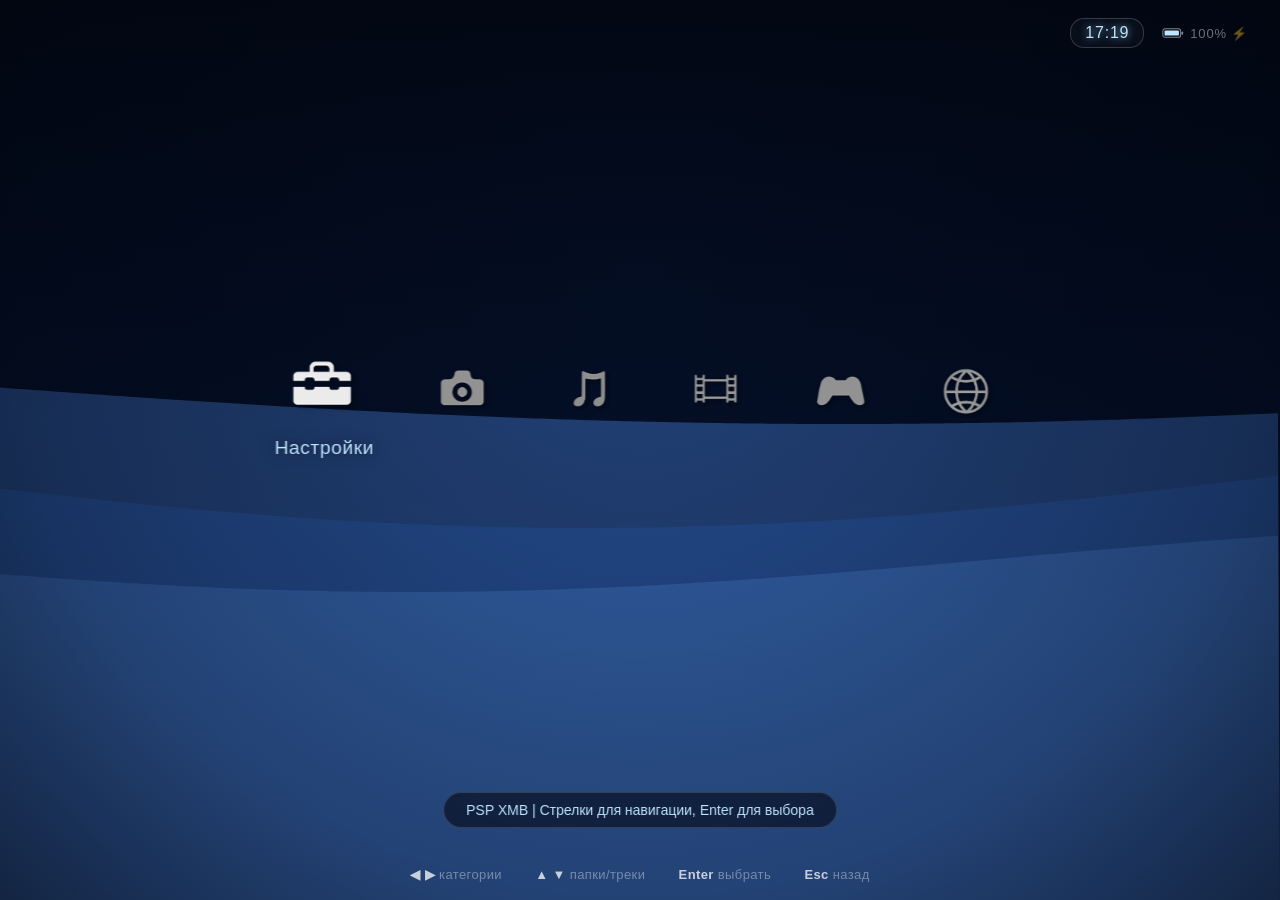
<file: tersd.html>
<!DOCTYPE html>
<html lang="ru">
<head>
<meta charset="UTF-8">
<meta name="viewport" content="width=device-width, initial-scale=1.0">
<title>XMB PSP Style</title>
<style>
  /* ========== БАЗОВЫЕ ПЕРЕМЕННЫЕ ========== */
  :root {
    --bg: #020611;
    --accent: #bfe4ff;
    --accent-glow: rgba(160, 214, 255, 0.85);
    --dim: rgba(255, 255, 255, 0.42);
    --dim2: rgba(255, 255, 255, 0.22);
    --focus-scale: 1.28;
    --transition: 0.25s cubic-bezier(.22,.9,.32,1);
  }

  * { box-sizing: border-box; margin: 0; padding: 0; }

  html, body {
    width: 100%; height: 100%;
    background: var(--bg);
    overflow: hidden;
    font-family: "Segoe UI", "Helvetica Neue", Arial, sans-serif;
    color: #fff;
    user-select: none;
  }

  #waveCanvas {
    position: fixed; inset: 0; width: 100%; height: 100%; z-index: 0; display: block;
  }
  .vignette {
    position: fixed; inset: 0; z-index: 1; pointer-events: none;
    background: radial-gradient(ellipse at 50% 30%, transparent 0%, rgba(0,4,12,0.35) 70%, rgba(0,2,8,0.65) 100%);
  }

  .top-bar {
    position: fixed; top: 0; right: 0; z-index: 5;
    display: flex; align-items: center; gap: 18px;
    padding: clamp(10px, 2vh, 20px) clamp(14px, 3vw, 32px);
    font-variant-numeric: tabular-nums;
    letter-spacing: 0.05em;
  }
  .clock {
    font-size: clamp(13px, 1.6vw, 16px);
    color: var(--accent);
    text-shadow: 0 0 8px var(--accent-glow);
    border: 1px solid rgba(255,255,255,0.18);
    border-radius: 14px;
    padding: 5px 14px;
    background: rgba(255,255,255,0.03);
    backdrop-filter: blur(3px);
  }
  .battery {
    display: flex; align-items: center; gap: 6px;
    font-size: clamp(11px, 1.3vw, 13px);
    color: var(--dim);
  }
  .battery svg { width: 22px; height: auto; }
  .battery-fill { transition: width .6s ease; }

  /* ===== ОСНОВНОЙ КОНТЕЙНЕР – позиционируем категории абсолютно ===== */
  .xmb-wrapper {
    position: relative;
    z-index: 4;
    width: 100%;
    height: 100%;
    overflow: hidden;
  }

  /* ===== Категории – всегда на одном месте (центр по вертикали и горизонтали) ===== */
  .category-row {
    position: absolute;
    top: 45%;                /* примерная позиция, можно подстроить */
    left: 50%;
    transform: translate(-50%, -50%);
    display: flex;
    align-items: center;
    justify-content: center;
    gap: clamp(25px, 5.5vw, 60px);
    z-index: 2;
    height: 100px;
    pointer-events: auto;    /* чтобы клики работали */
  }

  .category {
    display: flex;
    flex-direction: column;
    align-items: center;
    gap: 10px;
    cursor: pointer;
    transform: scale(1);
    transition: transform var(--transition), filter var(--transition);
    filter: brightness(0.62);
    padding: 6px;
    will-change: transform;
  }

  .category .icon-wrap {
    width: clamp(34px, 4.6vw, 54px);
    height: clamp(34px, 4.6vw, 54px);
    display: flex;
    align-items: center;
    justify-content: center;
    border-radius: 50%;
  }
  .category .icon-wrap img {
    width: 100%; height: 100%;
    object-fit: contain;
  }
  .category .label {
    font-size: clamp(11px, 1.35vw, 15px);
    font-weight: 500;
    letter-spacing: 0.03em;
    opacity: 0;
    transform: translateY(-4px);
    transition: opacity var(--transition), transform var(--transition);
    white-space: nowrap;
    text-shadow: 0 0 10px rgba(0,0,0,0.6);
  }
  .category.focused {
    transform: scale(var(--focus-scale));
    filter: brightness(1);
  }
  .category.focused .label {
    opacity: 1;
    transform: translateY(0);
    color: var(--accent);
  }

  /* ===== Папки – появляются под категориями, не влияя на их позицию ===== */
  .folder-row {
    position: absolute;
    top: 60%;                /* отступ от верха, чтобы быть под категориями */
    left: 50%;
    transform: translateX(-50%);
    display: none;           /* скрыты по умолчанию */
    flex-direction: column;
    align-items: center;
    gap: 8px;
    max-height: 40vh;
    overflow-y: auto;
    padding: 0 10px;
    width: 100%;
    max-width: 300px;
    z-index: 1;
  }

  .folder-row.active {
    display: flex;
  }

  .folder-item {
    display: flex;
    align-items: center;
    gap: 16px;
    cursor: pointer;
    padding: 8px 16px;
    border-radius: 8px;
    transition: all var(--transition);
    width: 100%;
    background: rgba(255,255,255,0.03);
    border-left: 3px solid transparent;
  }

  .folder-item .icon-wrap {
    width: 40px;
    height: 40px;
    display: flex;
    align-items: center;
    justify-content: center;
    flex-shrink: 0;
  }
  .folder-item .icon-wrap img {
    width: 30px;
    height: 30px;
    opacity: 0.7;
  }
  .folder-item .label {
    font-size: clamp(14px, 1.5vw, 18px);
    font-weight: 400;
    color: var(--dim);
    transition: color var(--transition);
    white-space: nowrap;
  }
  .folder-item.focused {
    background: rgba(255,255,255,0.08);
    border-left-color: var(--accent);
    transform: translateX(6px);
  }
  .folder-item.focused .label {
    color: #fff;
  }
  .folder-item.focused .icon-wrap img {
    filter: brightness(1);
  }

  /* ===== Правая панель (треки) – фиксирована ===== */
  .content-panel {
    position: fixed;
    right: 20px;
    top: 50%;
    transform: translateY(-50%);
    width: 320px;
    max-height: 70vh;
    background: rgba(255,255,255,0.03);
    border-radius: 16px;
    border: 1px solid rgba(255,255,255,0.06);
    padding: 20px 18px;
    backdrop-filter: blur(6px);
    display: none;
    flex-direction: column;
    gap: 16px;
    overflow-y: auto;
    z-index: 10;
  }

  .content-panel.active {
    display: flex;
  }

  .content-panel .panel-title {
    font-size: clamp(16px, 2vw, 22px);
    font-weight: 300;
    color: var(--accent);
    border-bottom: 1px solid rgba(255,255,255,0.08);
    padding-bottom: 8px;
  }

  .content-panel .back-btn {
    font-size: 14px;
    background: rgba(255,255,255,0.06);
    border: 1px solid rgba(255,255,255,0.1);
    border-radius: 30px;
    padding: 2px 12px;
    color: var(--dim);
    cursor: pointer;
    transition: all var(--transition);
    display: inline-block;
    margin-bottom: 6px;
    width: fit-content;
  }

  .content-panel .back-btn:hover {
    background: rgba(255,255,255,0.12);
    color: #fff;
  }

  .track-list {
    display: flex;
    flex-direction: column;
    gap: 4px;
  }

  .track-item {
    padding: 8px 14px;
    background: rgba(255,255,255,0.02);
    border-radius: 6px;
    border-left: 3px solid transparent;
    transition: all var(--transition);
    cursor: pointer;
    color: var(--dim);
    font-size: clamp(13px, 1.4vw, 16px);
  }

  .track-item.focused,
  .track-item:hover {
    background: rgba(255,255,255,0.06);
    border-left-color: var(--accent);
    color: #fff;
    transform: translateX(4px);
  }

  .mini-player {
    display: flex;
    align-items: center;
    gap: 16px;
    margin-top: 6px;
    padding: 12px;
    background: rgba(255,255,255,0.04);
    border-radius: 10px;
    border: 1px solid rgba(255,255,255,0.06);
  }

  .mini-player .cover {
    width: 56px;
    height: 56px;
    border-radius: 6px;
    background: #0a1a2e;
    object-fit: cover;
    flex-shrink: 0;
  }

  .mini-player .info {
    flex: 1;
    min-width: 0;
  }
  .mini-player .info .name {
    font-weight: 500;
    color: #fff;
    white-space: nowrap;
    overflow: hidden;
    text-overflow: ellipsis;
  }
  .mini-player .info .artist {
    font-size: 13px;
    color: var(--dim);
  }

  .mini-player .controls {
    display: flex;
    gap: 10px;
  }

  .mini-player .controls button {
    background: rgba(255,255,255,0.06);
    border: 1px solid rgba(255,255,255,0.1);
    border-radius: 30px;
    color: var(--dim);
    padding: 4px 10px;
    font-size: 16px;
    cursor: pointer;
    transition: all var(--transition);
  }

  .mini-player .controls button:hover {
    background: rgba(255,255,255,0.15);
    color: #fff;
  }

  .hint-bar {
    position: fixed;
    left: 0; right: 0; bottom: 0;
    z-index: 5;
    display: flex;
    justify-content: center;
    gap: clamp(14px, 2.6vw, 34px);
    padding: 14px 10px 18px;
    font-size: clamp(10px, 1.15vw, 13px);
    color: rgba(255,255,255,0.38);
    letter-spacing: 0.03em;
  }
  .hint-bar span b { color: rgba(255,255,255,0.75); font-weight: 600; }

  .toast {
    position: fixed;
    left: 50%; bottom: 72px;
    transform: translate(-50%, 10px);
    z-index: 10;
    padding: 9px 22px;
    border-radius: 20px;
    background: rgba(10,20,40,0.75);
    border: 1px solid rgba(255,255,255,0.15);
    font-size: clamp(12px, 1.4vw, 14px);
    color: var(--accent);
    opacity: 0;
    transition: opacity 0.35s ease, transform 0.35s ease;
    pointer-events: none;
    backdrop-filter: blur(4px);
  }
  .toast.show {
    opacity: 1;
    transform: translate(-50%, 0);
  }

  @media (max-width: 768px) {
    .content-panel { right: 10px; width: 260px; }
    .category-row { gap: 12px; }
    .folder-row { max-width: 200px; }
  }
</style>
</head>
<body>

  <canvas id="waveCanvas"></canvas>
  <div class="vignette"></div>

  <div class="top-bar">
    <div class="clock" id="clock">--:--</div>
    <div class="battery" id="batteryWrap">
      <svg viewBox="0 0 26 12">
        <rect x="1" y="1" width="21" height="10" rx="2.5" fill="none" stroke="rgba(255,255,255,0.5)" stroke-width="1.2"/>
        <rect x="23" y="4" width="2" height="4" rx="1" fill="rgba(255,255,255,0.5)"/>
        <rect id="batteryFill" class="battery-fill" x="3" y="3" width="17" height="6" rx="1" fill="var(--accent)"/>
      </svg>
      <span id="batteryLabel">100%</span>
    </div>
  </div>

  <div class="xmb-wrapper">
    <!-- Категории (абсолютно позиционированы) -->
    <div class="category-row" id="categoryRow"></div>
    <!-- Папки (абсолютно позиционированы, не влияют на категории) -->
    <div class="folder-row" id="folderRow"></div>
  </div>

  <!-- Панель треков справа -->
  <div class="content-panel" id="contentPanel">
    <div class="panel-title" id="panelTitle">Треки</div>
    <button class="back-btn" id="backBtn" style="display:none;">← Назад</button>
    <div id="trackList"></div>
    <div id="miniPlayerContainer"></div>
  </div>

  <div class="toast" id="toast"></div>

  <div class="hint-bar">
    <span><b>◀ ▶</b> категории</span>
    <span><b>▲ ▼</b> папки/треки</span>
    <span><b>Enter</b> выбрать</span>
    <span><b>Esc</b> назад</span>
  </div>

  <script>
    /* =====================================================================
    1. ИКОНКИ И ДАННЫЕ
    ====================================================================== */
    const ICONS = {
      settings: 'icons/settings.png',
      photo:    'icons/photo.png',
      music:    'icons/music.png',
      video:    'icons/video.png',
      game:     'icons/game.png',
      network:  'icons/network.png'
    };

    const FOLDER_ICON = 'data:image/svg+xml,%3Csvg xmlns=%22http://www.w3.org/2000/svg%22 viewBox=%220 0 24 24%22 fill=%22none%22 stroke=%22white%22 stroke-width=%221.5%22%3E%3Cpath d=%22M22 19a2 2 0 01-2 2H4a2 2 0 01-2-2V5a2 2 0 012-2h5l2 3h9a2 2 0 012 2z%22/%3E%3C/svg%3E';

    const categories = [
      { id: 'settings', label: 'Настройки', icon: 'settings' },
      { id: 'photo', label: 'Фото', icon: 'photo' },
      { id: 'music', label: 'Музыка', icon: 'music' },
      { id: 'video', label: 'Видео', icon: 'video' },
      { id: 'game', label: 'Игра', icon: 'game' },
      { id: 'network', label: 'Сеть', icon: 'network' }
    ];

    // Музыкальные данные – редактируйте здесь
    const musicData = {
      '2020': {
        label: '2020',
        tracks: [
          { name: 'юs', artist: 'Sparkkord', cover: 'music/2020/cover.jpg', file: 'music/2020/Baby James - Sparkkord.mp3' },
          { name: 'Tentacle Bits', artist: 'Pencil', cover: 'music/2020/cover.jpg', file: 'music/2020/Tentacle Bits - Pencil.mp3' }
        ]
      },
      '2021': {
        label: '2021',
        tracks: [
          { name: 'Summer Hit', artist: 'Artist D', cover: 'music/2021/cover.png', file: 'music/2021/Summer Hit - Artist D.mp3' }
        ]
      },
      '2022': {
        label: '2022',
        tracks: [
          { name: 'Neon Lights', artist: 'Artist F', cover: 'music/2022/cover.jpg', file: 'music/2022/Neon Lights - Artist F.mp3' }
        ]
      }
    };

    const folderNames = Object.keys(musicData);

    /* =====================================================================
    2. СОСТОЯНИЕ
    ====================================================================== */
    const state = {
      categoryIndex: 0,
      folderIndex: 0,
      currentMode: 'categories',  // 'categories', 'folders', 'tracks'
      currentFolder: null,
      currentTrackIndex: 0,
      focusedTrackIndex: 0,
      isPlaying: false,
      audioPlayer: null,
      trackItems: []
    };

    /* =====================================================================
    3. DOM-ссылки
    ====================================================================== */
    const categoryRow = document.getElementById('categoryRow');
    const folderRow = document.getElementById('folderRow');
    const contentPanel = document.getElementById('contentPanel');
    const panelTitle = document.getElementById('panelTitle');
    const backBtn = document.getElementById('backBtn');
    const trackListEl = document.getElementById('trackList');
    const miniPlayerContainer = document.getElementById('miniPlayerContainer');
    const toastEl = document.getElementById('toast');

    /* =====================================================================
    4. РЕНДЕР КАТЕГОРИЙ
    ====================================================================== */
    function renderCategories() {
      categoryRow.innerHTML = '';
      categories.forEach((cat, idx) => {
        const el = document.createElement('div');
        el.className = 'category' + (idx === state.categoryIndex ? ' focused' : '');
        el.dataset.index = idx;
        el.innerHTML = `
          <div class="icon-wrap"><img src="${ICONS[cat.icon]}" alt=""></div>
          <div class="label">${cat.label}</div>
        `;
        el.addEventListener('click', () => {
          if (state.categoryIndex === idx) return;
          state.categoryIndex = idx;
          if (categories[idx].id === 'music') {
            state.currentMode = 'folders';
            state.folderIndex = 0;
            showFolders();
          } else {
            state.currentMode = 'categories';
            hideFolders();
            hideContentPanel();
          }
          playTone(880, 0.05);
          updateAll();
        });
        categoryRow.appendChild(el);
      });
    }

    /* =====================================================================
    5. РАБОТА С ПАПКАМИ (вертикально, появляются снизу, не влияют на категории)
    ====================================================================== */
    function showFolders() {
      folderRow.classList.add('active');
      renderFolders();
    }

    function hideFolders() {
      folderRow.classList.remove('active');
      folderRow.innerHTML = '';
    }

    function renderFolders() {
      folderRow.innerHTML = '';
      if (folderNames.length === 0) return;

      folderNames.forEach((folder, idx) => {
        const el = document.createElement('div');
        el.className = 'folder-item' + (idx === state.folderIndex ? ' focused' : '');
        el.dataset.index = idx;
        el.dataset.folder = folder;
        const label = musicData[folder].label;
        el.innerHTML = `
          <div class="icon-wrap"><img src="${FOLDER_ICON}" alt="folder"></div>
          <div class="label">${label}</div>
        `;
        el.addEventListener('click', () => {
          state.folderIndex = idx;
          state.currentFolder = folder;
          state.currentTrackIndex = 0;
          state.focusedTrackIndex = 0;
          state.currentMode = 'tracks';
          showContentPanel(folder);
          updateAll();
        });
        folderRow.appendChild(el);
      });
    }

    function updateFoldersFocus() {
      document.querySelectorAll('.folder-item').forEach((el, i) => {
        el.classList.toggle('focused', i === state.folderIndex);
      });
    }

    /* =====================================================================
    6. РАБОТА С ТРЕКАМИ (правая панель)
    ====================================================================== */
    function showContentPanel(folderName) {
      const folder = musicData[folderName];
      if (!folder) return;
      contentPanel.classList.add('active');
      panelTitle.textContent = folder.label;
      backBtn.style.display = 'inline-block';
      backBtn.onclick = () => {
        goBack();
      };

      let html = '<div class="track-list">';
      folder.tracks.forEach((track, idx) => {
        const focused = (idx === state.focusedTrackIndex) ? ' focused' : '';
        html += `<div class="track-item${focused}" data-index="${idx}">${track.name} — ${track.artist}</div>`;
      });
      html += '</div>';
      trackListEl.innerHTML = html;

      state.trackItems = trackListEl.querySelectorAll('.track-item');

      state.trackItems.forEach(el => {
        el.addEventListener('click', () => {
          const idx = parseInt(el.dataset.index);
          state.focusedTrackIndex = idx;
          state.currentTrackIndex = idx;
          playTrack(idx);
          updateTrackFocus();
          updateMiniPlayer();
        });
      });

      updateMiniPlayer();
    }

    function hideContentPanel() {
      contentPanel.classList.remove('active');
      trackListEl.innerHTML = '';
      miniPlayerContainer.innerHTML = '';
      state.trackItems = [];
    }

    function updateTrackFocus() {
      if (!state.trackItems.length) return;
      state.trackItems.forEach((el, i) => {
        el.classList.toggle('focused', i === state.focusedTrackIndex);
      });
      const focusedEl = state.trackItems[state.focusedTrackIndex];
      if (focusedEl) focusedEl.scrollIntoView({ block: 'nearest' });
    }

    /* =====================================================================
    7. ВОСПРОИЗВЕДЕНИЕ
    ====================================================================== */
    function playTrack(index) {
      const folder = musicData[state.currentFolder];
      if (!folder || !folder.tracks.length || index >= folder.tracks.length) return;
      const track = folder.tracks[index];
      if (!track.file) return;

      if (state.audioPlayer) {
        state.audioPlayer.pause();
        state.audioPlayer = null;
      }

      state.audioPlayer = new Audio(track.file);
      state.audioPlayer.addEventListener('ended', () => {
        changeTrack(1);
      });
      state.audioPlayer.play();
      state.isPlaying = true;
      updateMiniPlayer();
      showToast(`▶ ${track.name}`);
    }

    function togglePlay() {
      if (!state.audioPlayer) {
        const folder = musicData[state.currentFolder];
        if (folder && folder.tracks.length) {
          playTrack(state.currentTrackIndex);
        }
        return;
      }
      if (state.isPlaying) {
        state.audioPlayer.pause();
        state.isPlaying = false;
      } else {
        state.audioPlayer.play();
        state.isPlaying = true;
      }
      updateMiniPlayer();
    }

    function changeTrack(delta) {
      const folder = musicData[state.currentFolder];
      if (!folder || !folder.tracks.length) return;
      let newIdx = state.currentTrackIndex + delta;
      if (newIdx < 0) newIdx = folder.tracks.length - 1;
      if (newIdx >= folder.tracks.length) newIdx = 0;
      state.currentTrackIndex = newIdx;
      state.focusedTrackIndex = newIdx;
      playTrack(newIdx);
      updateTrackFocus();
      updateMiniPlayer();
    }

    function updateMiniPlayer() {
      const folder = musicData[state.currentFolder];
      if (!folder || !folder.tracks.length) {
        miniPlayerContainer.innerHTML = '';
        return;
      }
      const track = folder.tracks[state.currentTrackIndex] || folder.tracks[0];
      miniPlayerContainer.innerHTML = `
        <div class="mini-player">
          <img class="cover" src="${track.cover}" alt="cover">
          <div class="info">
            <div class="name">${track.name}</div>
            <div class="artist">${track.artist}</div>
          </div>
          <div class="controls">
            <button id="miniPrev">⏮</button>
            <button id="miniPlayPause">${state.isPlaying ? '⏸' : '▶'}</button>
            <button id="miniNext">⏭</button>
          </div>
        </div>
      `;
      document.getElementById('miniPrev').addEventListener('click', () => changeTrack(-1));
      document.getElementById('miniNext').addEventListener('click', () => changeTrack(1));
      document.getElementById('miniPlayPause').addEventListener('click', togglePlay);
    }

    /* =====================================================================
    8. НАВИГАЦИЯ
    ====================================================================== */
    function goBack() {
      if (state.currentMode === 'tracks') {
        state.currentMode = 'folders';
        state.folderIndex = 0;
        hideContentPanel();
        showFolders();
        updateAll();
      } else if (state.currentMode === 'folders') {
        state.currentMode = 'categories';
        hideFolders();
        hideContentPanel();
        updateAll();
      }
    }

    function navigateHorizontal(direction) {
      if (state.currentMode === 'categories') {
        let newIdx = state.categoryIndex + direction;
        if (newIdx < 0) newIdx = categories.length - 1;
        if (newIdx >= categories.length) newIdx = 0;
        state.categoryIndex = newIdx;
        document.querySelectorAll('.category').forEach((el, i) => {
          el.classList.toggle('focused', i === state.categoryIndex);
        });
        if (categories[state.categoryIndex].id === 'music') {
          state.currentMode = 'folders';
          state.folderIndex = 0;
          showFolders();
        } else {
          state.currentMode = 'categories';
          hideFolders();
          hideContentPanel();
        }
        playTone(700, 0.045);
        updateAll();
      } else if (state.currentMode === 'folders' || state.currentMode === 'tracks') {
        goBack();
        playTone(700, 0.045);
      }
    }

    function navigateVertical(direction) {
      if (state.currentMode === 'categories') {
        if (categories[state.categoryIndex].id === 'music') {
          state.currentMode = 'folders';
          state.folderIndex = 0;
          showFolders();
          updateAll();
          playTone(760, 0.045);
        }
      } else if (state.currentMode === 'folders') {
        let newIdx = state.folderIndex + direction;
        if (newIdx < 0) newIdx = folderNames.length - 1;
        if (newIdx >= folderNames.length) newIdx = 0;
        state.folderIndex = newIdx;
        updateFoldersFocus();
        playTone(760, 0.045);
      } else if (state.currentMode === 'tracks') {
        let newIdx = state.focusedTrackIndex + direction;
        if (newIdx < 0) newIdx = 0;
        if (newIdx >= state.trackItems.length) newIdx = state.trackItems.length - 1;
        state.focusedTrackIndex = newIdx;
        state.currentTrackIndex = newIdx;
        updateTrackFocus();
        playTone(760, 0.045);
      }
    }

    function activateCurrent() {
      if (state.currentMode === 'categories') {
        const cat = categories[state.categoryIndex];
        if (cat.id === 'music') {
          state.currentMode = 'folders';
          state.folderIndex = 0;
          showFolders();
          updateAll();
          playTone(1050, 0.08);
        } else {
          showToast(`Категория: ${cat.label}`);
          playTone(1050, 0.08);
        }
      } else if (state.currentMode === 'folders') {
        const folderName = folderNames[state.folderIndex];
        state.currentFolder = folderName;
        state.currentTrackIndex = 0;
        state.focusedTrackIndex = 0;
        state.currentMode = 'tracks';
        showContentPanel(folderName);
        updateAll();
        playTone(1050, 0.08);
      } else if (state.currentMode === 'tracks') {
        const idx = state.focusedTrackIndex;
        state.currentTrackIndex = idx;
        playTrack(idx);
        updateTrackFocus();
        updateMiniPlayer();
        playTone(1050, 0.08);
      }
    }

    /* =====================================================================
    9. ОБНОВЛЕНИЕ
    ====================================================================== */
    function updateAll() {
      document.querySelectorAll('.category').forEach((el, i) => {
        el.classList.toggle('focused', i === state.categoryIndex);
      });
    }

    /* =====================================================================
    10. КЛАВИАТУРА
    ====================================================================== */
    document.addEventListener('keydown', (e) => {
      switch (e.key) {
        case 'ArrowLeft':  e.preventDefault(); navigateHorizontal(-1); break;
        case 'ArrowRight': e.preventDefault(); navigateHorizontal(1); break;
        case 'ArrowUp':    e.preventDefault(); navigateVertical(-1); break;
        case 'ArrowDown':  e.preventDefault(); navigateVertical(1); break;
        case 'Enter':      e.preventDefault(); activateCurrent(); break;
        case 'Escape':     e.preventDefault(); goBack(); break;
      }
    });

    /* =====================================================================
    11. ВСПОМОГАТЕЛЬНЫЕ ФУНКЦИИ
    ====================================================================== */
    let toastTimer = null;
    function showToast(text) {
      toastEl.textContent = text;
      toastEl.classList.add('show');
      clearTimeout(toastTimer);
      toastTimer = setTimeout(() => toastEl.classList.remove('show'), 1600);
    }

    let audioCtx = null;
    function ensureAudio() {
      if (!audioCtx) {
        try { audioCtx = new (window.AudioContext || window.webkitAudioContext)(); }
        catch (err) {}
      }
    }
    document.addEventListener('pointerdown', ensureAudio, { once: true });
    document.addEventListener('keydown', ensureAudio, { once: true });

    function playTone(freq = 800, duration = 0.05) {
      if (!audioCtx) return;
      const osc = audioCtx.createOscillator();
      const gain = audioCtx.createGain();
      osc.type = 'sine';
      osc.frequency.value = freq;
      gain.gain.setValueAtTime(0.06, audioCtx.currentTime);
      gain.gain.exponentialRampToValueAtTime(0.0001, audioCtx.currentTime + duration);
      osc.connect(gain).connect(audioCtx.destination);
      osc.start();
      osc.stop(audioCtx.currentTime + duration);
    }

    function updateClock() {
      const now = new Date();
      const h = String(now.getHours()).padStart(2, '0');
      const m = String(now.getMinutes()).padStart(2, '0');
      document.getElementById('clock').textContent = `${h}:${m}`;
    }
    updateClock();
    setInterval(updateClock, 1000 * 15);

    function setBatteryVisual(level, charging) {
      const pct = Math.round(level * 100);
      document.getElementById('batteryFill').setAttribute('width', (17 * level).toFixed(1));
      document.getElementById('batteryLabel').textContent = pct + '%' + (charging ? ' ⚡' : '');
    }
    if (navigator.getBattery) {
      navigator.getBattery().then(battery => {
        setBatteryVisual(battery.level, battery.charging);
        battery.addEventListener('levelchange', () => setBatteryVisual(battery.level, battery.charging));
        battery.addEventListener('chargingchange', () => setBatteryVisual(battery.level, battery.charging));
      }).catch(() => setBatteryVisual(1, false));
    } else {
      setBatteryVisual(1, false);
    }

    // Волны
    const canvas = document.getElementById('waveCanvas');
    const ctx = canvas.getContext('2d');
    let W, H;
    function resizeCanvas() {
      W = canvas.width = window.innerWidth;
      H = canvas.height = window.innerHeight;
    }
    resizeCanvas();
    window.addEventListener('resize', resizeCanvas);

    const waveLayers = [
      { amp: 46, wavelength: 620, speed: 0.006, yRatio: 0.42, color: 'rgba(60,110,190,0.55)' },
      { amp: 60, wavelength: 480, speed: 0.010, yRatio: 0.52, color: 'rgba(40,90,170,0.45)' },
      { amp: 34, wavelength: 380, speed: 0.014, yRatio: 0.62, color: 'rgba(90,150,230,0.30)' },
    ];
    let t = 0;
    function drawWaves() {
      const bg = ctx.createLinearGradient(0, 0, 0, H);
      bg.addColorStop(0, '#020815');
      bg.addColorStop(0.55, '#04102a');
      bg.addColorStop(1, '#071a3d');
      ctx.fillStyle = bg;
      ctx.fillRect(0, 0, W, H);

      waveLayers.forEach(layer => {
        ctx.beginPath();
        const baseY = H * layer.yRatio;
        ctx.moveTo(0, baseY);
        for (let x = 0; x <= W; x += 6) {
          const y = baseY + Math.sin((x / layer.wavelength) + t * layer.speed) * layer.amp;
          ctx.lineTo(x, y);
        }
        ctx.lineTo(W, H);
        ctx.lineTo(0, H);
        ctx.closePath();
        ctx.fillStyle = layer.color;
        ctx.fill();
      });
      t += 1;
      requestAnimationFrame(drawWaves);
    }
    drawWaves();

    /* =====================================================================
    12. ИНИЦИАЛИЗАЦИЯ
    ====================================================================== */
    renderCategories();
    state.currentMode = 'categories';
    hideFolders();
    hideContentPanel();
    updateAll();

    showToast('PSP XMB | Стрелки для навигации, Enter для выбора');
  </script>
</body>
</html>
</file>
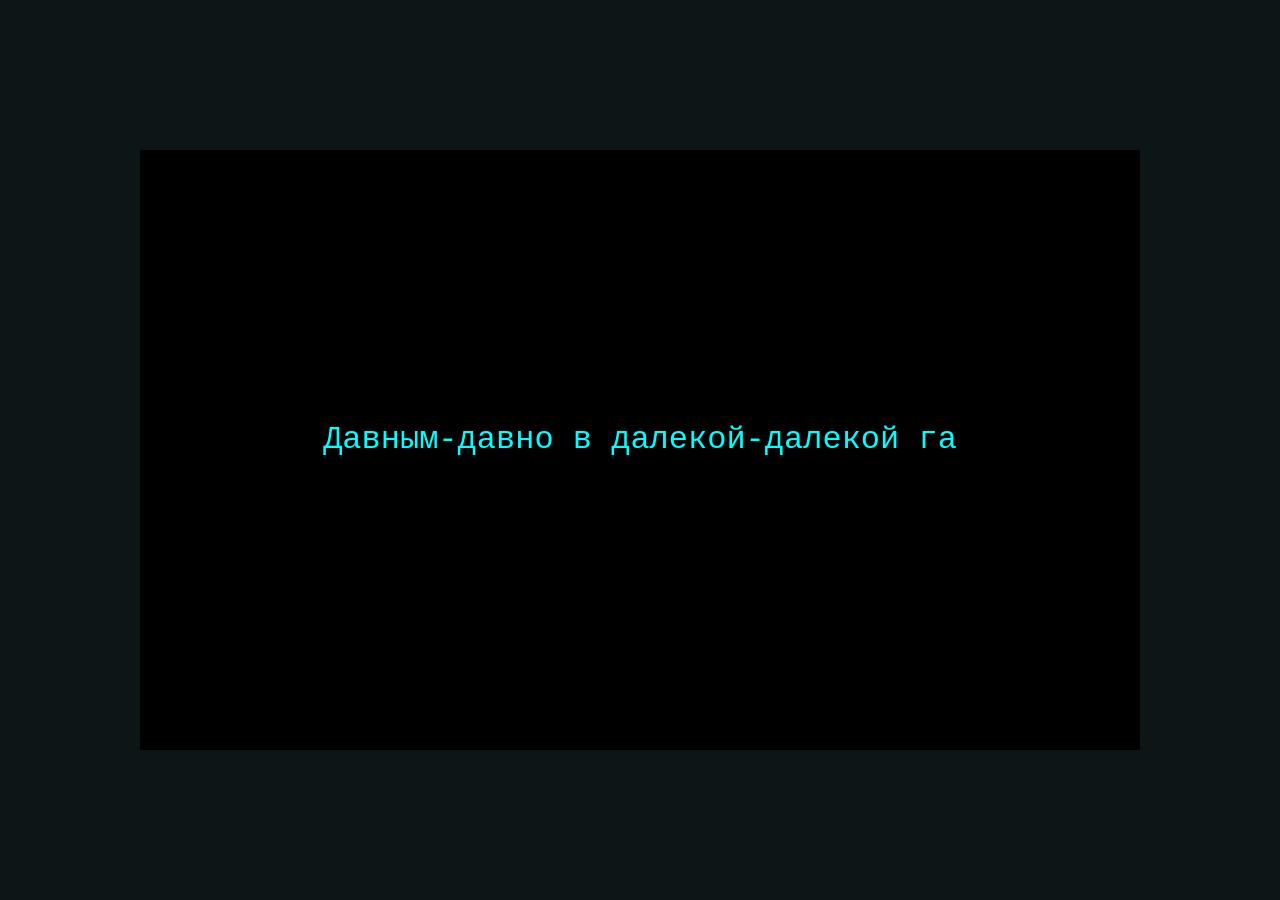
<file: games/game.html>
<!DOCTYPE html>
<html lang="ru">
<head>
    <meta charset="UTF-8">
    <title>The hero is already on the way</title> <!-- НОВОЕ НАЗВАНИЕ -->
    <style>
        body {
            margin: 0; padding: 0;
            background-color: #0d1616;
            display: flex; justify-content: center; align-items: center;
            height: 100vh; color: white;
            font-family: 'Courier New', Courier, monospace;
            overflow: hidden;
        }
        canvas {
            border: none;
            background-color: #000;
            image-rendering: pixelated;
            width: 100%;
            height: 100%;
            max-width: 1000px;
            max-height: 600px;
        }
    </style>
</head>
<body>

<canvas id="gameCanvas" width="1000" height="600"></canvas>

<script>
    const canvas = document.getElementById('gameCanvas');
    const ctx = canvas.getContext('2d');
    ctx.imageSmoothingEnabled = false; 

    // --- ЗАГРУЗКА КАРТИНОК ---
    const bgImages = { 1: new Image(), 2: new Image(), 3: new Image() };
    bgImages[1].src = 'forest.jpeg';
    bgImages[2].src = 'castl.jpeg';
    bgImages[3].src = 'dang.jpeg';

    // Встроенная процедурная плитка: игра больше не зависит от отдельного файла текстуры.
    const tileset = document.createElement('canvas');
    tileset.width = 120;
    tileset.height = 530;
    const tileCtx = tileset.getContext('2d');
    tileCtx.fillStyle = '#324b43';
    tileCtx.fillRect(10, 480, 50, 50);
    tileCtx.fillStyle = '#5f8d69';
    tileCtx.fillRect(10, 480, 50, 8);
    tileCtx.fillStyle = '#233a35';
    tileCtx.fillRect(65, 480, 50, 50);
    tileCtx.fillStyle = 'rgba(255,255,255,.08)';
    for (let y = 486; y < 530; y += 10) tileCtx.fillRect(65, y, 50, 2);
    const tilesetLoaded = true;

    let assetsLoaded = false;
    let loadedCount = 0;

    for (let key in bgImages) {
        bgImages[key].onload = () => { loadedCount++; if (loadedCount === 3) assetsLoaded = true; };
        bgImages[key].onerror = () => { loadedCount++; if (loadedCount === 3) assetsLoaded = true; };
    }

    // --- УПРАВЛЕНИЕ ---
    const keys = { right: false, left: false, up: false, attack: false, shoot: false };
    
    window.addEventListener('keydown', (e) => {
        // ВЫХОД В МЕНЮ ПО ESC
        if (e.code === 'Escape') {
            if (window.parent && window.parent.closeGame) {
                window.parent.closeGame(); 
            }
            return;
        }

        if (e.code === 'ArrowRight' || e.code === 'KeyD') keys.right = true;
        if (e.code === 'ArrowLeft' || e.code === 'KeyA') keys.left = true;
        if (e.code === 'ArrowUp' || e.code === 'KeyW' || e.code === 'Space') keys.up = true;
        if (e.code === 'KeyJ') keys.attack = true;
        if (e.code === 'KeyK') keys.shoot = true;
        
        if (e.code === 'Space' && (gameState === 'INTRO' || gameState === 'OUTRO')) {
            if (gameState === 'INTRO') {
                gameState = 'PLAYING';
                currentLevel = 1;
                loadLevel(1);
            } else {
                gameState = 'INTRO';
                typeIndex = 0;
                player.reset();
            }
        }
    });

    window.addEventListener('keyup', (e) => {
        if (e.code === 'ArrowRight' || e.code === 'KeyD') keys.right = false;
        if (e.code === 'ArrowLeft' || e.code === 'KeyA') keys.left = false;
        if (e.code === 'ArrowUp' || e.code === 'KeyW' || e.code === 'Space') keys.up = false;
        if (e.code === 'KeyJ') keys.attack = false;
        if (e.code === 'KeyK') keys.shoot = false;
    });

    // --- СЮЖЕТ ---
    const introText = "Давным-давно в далекой-далекой галактике жил добрый молодец и была у него жена-красавица, его сокровище. И любил он ее, и баловал. Но в один день припрется дракон-развратник да и утомил силою красну девицу. Наш герой не растерялся, взяв меч верный, отправился в путь для спасения своей возлюбленной.\n\n(Нажмите ПРОБЕЛ, чтобы начать путь)";
    const outroText = "И жили они долго и счастливо. Конец.\n\n(Нажмите ПРОБЕЛ, чтобы сыграть снова)";
    let typedText = "";
    let typeIndex = 0;

    // --- ИГРОВЫЕ ПЕРЕМЕННЫЕ ---
    const GRAVITY = 0.6;
    const JUMP_FORCE = -13;
    const SPEED = 6;
    const TILE_SIZE = 50;

    let gameState = 'INTRO'; 
    let currentLevel = 1;
    let levelWidth = 0; 
    let camera = { x: 0 };

    // --- ИГРОК ---
    const player = {
        x: 50, y: 400, w: 30, h: 40,
        vx: 0, vy: 0, facing: 1,
        isGrounded: false, attackTimer: 0, shootTimer: 0,
        hp: 5,
        reset() {
            this.x = 50; this.y = 400; this.vx = 0; this.vy = 0;
            this.hp = 5; this.attackTimer = 0; this.shootTimer = 0;
        },
        update() {
            if (this.hp <= 0) { 
                gameState = 'INTRO'; 
                typeIndex = 0;
                this.reset(); 
                return; 
            }

            if (keys.left) { this.vx = -SPEED; this.facing = -1; }
            else if (keys.right) { this.vx = SPEED; this.facing = 1; }
            else this.vx = 0;

            if (keys.up && this.isGrounded) { this.vy = JUMP_FORCE; this.isGrounded = false; }

            if (keys.attack && this.attackTimer <= 0) this.attackTimer = 15;
            if (keys.shoot && this.shootTimer <= 0) {
                this.shootTimer = 30;
                playerProjectiles.push({ x: this.x + this.w/2, y: this.y + this.h/2, vx: this.facing * 12, w: 15, h: 5 });
            }
            if (this.attackTimer > 0) this.attackTimer--;
            if (this.shootTimer > 0) this.shootTimer--;

            this.vy += GRAVITY;
            this.x += this.vx;
            this.y += this.vy;

            this.isGrounded = false;
            for (let p of currentPlatforms) {
                if (this.x < p.x + p.w && this.x + this.w > p.x &&
                    this.y + this.h > p.y && this.y + this.h < p.y + p.h + this.vy) {
                    if (this.vy > 0) {
                        this.y = p.y - this.h;
                        this.vy = 0;
                        this.isGrounded = true;
                    }
                }
            }
            if (this.x < 0) this.x = 0;

            if (this.x > levelWidth - 100) {
                if (currentLevel < 3) {
                    currentLevel++;
                    this.x = 50;
                    loadLevel(currentLevel);
                } else if (currentLevel === 3 && dragon && !dragon.alive) {
                    gameState = 'OUTRO';
                    typeIndex = 0;
                }
            }
        },
        draw() {
            ctx.fillStyle = '#00ffff';
            ctx.fillRect(this.x, this.y, this.w, this.h);
            ctx.fillStyle = '#000';
            ctx.fillRect(this.x + (this.facing === 1 ? 20 : 5), this.y + 10, 5, 5);

            if (this.attackTimer > 0) {
                ctx.fillStyle = '#ffffff';
                let swordX = this.facing === 1 ? this.x + this.w : this.x - 40;
                ctx.fillRect(swordX, this.y + 10, 40, 8);
            }
        }
    };

    let currentPlatforms = [];
    let enemies = [];
    let playerProjectiles = [];
    let enemyProjectiles = [];
    let dragon = null;

    // --- ГЕНЕРАЦИЯ УРОВНЕЙ ---
    function loadLevel(level) {
        playerProjectiles = []; enemyProjectiles = []; enemies = []; dragon = null;
        levelWidth = bgImages[level].width > 0 ? bgImages[level].width : 3000;
        
        currentPlatforms = [ { x: 0, y: 550, w: levelWidth, h: 50 } ];

        for (let i = 1; i < levelWidth / 500; i++) {
            currentPlatforms.push({ x: i * 500, y: 400 + Math.random() * 100, w: 200, h: 20 });
        }

        if (level === 1) {
            for (let i = 1; i < levelWidth / 400; i++) {
                enemies.push({ x: i * 400 + Math.random()*200, y: 510, w: 30, h: 40, vx: -2, type: 'zombie', hp: 2, alive: true });
            }
        } 
        else if (level === 2) {
            for (let i = 1; i < levelWidth / 500; i++) {
                if (i % 2 === 0) {
                    enemies.push({ x: i * 500, y: 510, w: 30, h: 40, vx: -2, type: 'zombie', hp: 2, alive: true });
                } else {
                    enemies.push({ x: i * 500, y: 510, w: 30, h: 40, vx: 0, type: 'skeleton', hp: 1, alive: true, timer: 0 });
                }
            }
        }
        else if (level === 3) {
            dragon = { x: levelWidth - 400, y: 350, w: 120, h: 200, hp: 10, maxHp: 10, timer: 0, alive: true };
            enemies.push({ x: 600, y: 510, w: 30, h: 40, vx: -2, type: 'zombie', hp: 2, alive: true });
            enemies.push({ x: 1200, y: 510, w: 30, h: 40, vx: -2, type: 'zombie', hp: 2, alive: true });
        }
    }

    // --- ЛОГИКА ---
    function update() {
        if (gameState === 'INTRO' || gameState === 'OUTRO') {
            if (typeIndex < (gameState === 'INTRO' ? introText.length : outroText.length)) typeIndex += 0.5;
            typedText = (gameState === 'INTRO' ? introText : outroText).substring(0, Math.floor(typeIndex));
            return;
        }
        if (gameState !== 'PLAYING') return;

        player.update();
        camera.x = Math.max(0, Math.min(player.x - 300, levelWidth - canvas.width));

        for (let e of enemies) {
            if (!e.alive) continue;
            if (e.type === 'zombie') {
                if (Math.abs(player.x - e.x) < 400) e.x += (player.x < e.x ? -Math.abs(e.vx) : Math.abs(e.vx));
            }
            if (e.type === 'skeleton') {
                e.timer++;
                if (e.timer > 90 && Math.abs(player.x - e.x) < 600) {
                    let dir = player.x < e.x ? -1 : 1;
                    enemyProjectiles.push({ x: e.x + e.w/2, y: e.y + e.h/2, vx: dir * 6, w: 10, h: 10 });
                    e.timer = 0;
                }
            }

            if (player.x < e.x + e.w && player.x + player.w > e.x && player.y < e.y + e.h && player.y + player.h > e.y) {
                if (player.vy > 0 && player.y < e.y) {
                    e.hp -= 1; if (e.hp <= 0) e.alive = false;
                    player.vy = JUMP_FORCE * 0.8;
                } else {
                    player.hp -= 0.1; player.x -= player.facing * 5;
                }
            }

            if (player.attackTimer > 0) {
                let swordX = player.facing === 1 ? player.x + player.w : player.x - 40;
                if (swordX < e.x + e.w && swordX + 40 > e.x && player.y + 10 < e.y + e.h && player.y + 18 > e.y) {
                    e.hp -= 1; if (e.hp <= 0) e.alive = false;
                }
            }
        }
        enemies = enemies.filter(e => e.alive);

        for (let i = playerProjectiles.length - 1; i >= 0; i--) {
            let p = playerProjectiles[i]; p.x += p.vx;
            if (p.x < camera.x - 100 || p.x > camera.x + 1100) { playerProjectiles.splice(i, 1); continue; }
            for (let e of enemies) {
                if (p.x < e.x + e.w && p.x + p.w > e.x && p.y < e.y + e.h && p.y + p.h > e.y) {
                    e.hp -= 1; playerProjectiles.splice(i, 1); break;
                }
            }
        }

        for (let i = enemyProjectiles.length - 1; i >= 0; i--) {
            let p = enemyProjectiles[i]; p.x += p.vx;
            if (p.x < camera.x - 100 || p.x > camera.x + 1100) { enemyProjectiles.splice(i, 1); continue; }
            if (player.x < p.x + p.w && player.x + player.w > p.x && player.y < p.y + p.h && player.y + player.h > p.y) {
                player.hp -= 1; enemyProjectiles.splice(i, 1);
            }
        }

        if (dragon && dragon.alive) {
            dragon.timer++;
            if (dragon.timer > 60 && Math.abs(player.x - dragon.x) < 800) {
                for(let angle = -1; angle <= 1; angle++) {
                    enemyProjectiles.push({ x: dragon.x, y: dragon.y + 50, vx: -7, vy: angle * 3, w: 20, h: 20, isFire: true });
                }
                dragon.timer = 0;
            }
            if (player.x < dragon.x + dragon.w && player.x + player.w > dragon.x && player.y < dragon.y + dragon.h && player.y + player.h > dragon.y) {
                if (player.attackTimer > 0) dragon.hp -= 0.2;
                player.hp -= 0.05;
            }
            if (dragon.hp <= 0) { dragon.alive = false; }
        }
    }

    // --- ОТРИСОВКА ---
    function draw() {
        ctx.fillStyle = '#000'; 
        ctx.fillRect(0, 0, canvas.width, canvas.height);

        if (gameState === 'INTRO' || gameState === 'OUTRO' || !assetsLoaded) {
            if (!assetsLoaded) {
                ctx.fillStyle = '#fff'; ctx.font = '20px Courier New'; ctx.textAlign = 'center';
                ctx.fillText('Загрузка...', canvas.width/2, canvas.height/2);
                ctx.textAlign = 'left';
            } else {
                drawTextScreen();
            }
            return;
        }

        ctx.save();
        ctx.translate(-camera.x, 0);

        let bg = bgImages[currentLevel];
        if (bg && bg.width > 0) {
            ctx.drawImage(bg, 0, 0, bg.width, bg.height, 0, 0, bg.width, canvas.height);
        }

        // Отрисовка платформ
        for (let p of currentPlatforms) {
            if (tilesetLoaded) {
                for (let x = p.x; x < p.x + p.w; x += TILE_SIZE) {
                    let drawW = Math.min(TILE_SIZE, p.x + p.w - x);
                    let drawH = Math.min(TILE_SIZE, p.h);
                    ctx.drawImage(tileset, 10, 480, drawW, drawH, x, p.y, drawW, drawH);
                    
                    if (p.h > TILE_SIZE) {
                        for (let y = p.y + TILE_SIZE; y < p.y + p.h; y += TILE_SIZE) {
                            let hRem = Math.min(TILE_SIZE, p.y + p.h - y);
                            ctx.drawImage(tileset, 65, 480, drawW, hRem, x, y, drawW, hRem);
                        }
                    }
                }
            } else {
                ctx.fillStyle = 'rgba(0, 0, 0, 0.5)';
                ctx.fillRect(p.x, p.y, p.w, p.h);
                ctx.fillStyle = 'rgba(0, 255, 255, 0.3)';
                ctx.fillRect(p.x, p.y, p.w, 4);
            }
        }

        // Враги
        for (let e of enemies) {
            if (e.type === 'zombie') {
                ctx.fillStyle = '#2e8b57'; ctx.fillRect(e.x, e.y, e.w, e.h);
                ctx.fillStyle = '#ff0000'; ctx.fillRect(e.x + 5, e.y + 10, 5, 5); ctx.fillRect(e.x + 20, e.y + 10, 5, 5);
            } else {
                ctx.fillStyle = '#aaaaaa'; ctx.fillRect(e.x, e.y, e.w, e.h);
                ctx.fillStyle = '#000'; ctx.fillRect(e.x + 5, e.y + 10, 5, 5); ctx.fillRect(e.x + 20, e.y + 10, 5, 5);
            }
        }

        // Дракон
        if (dragon && dragon.alive) {
            ctx.fillStyle = '#8b0000'; ctx.fillRect(dragon.x, dragon.y, dragon.w, dragon.h);
            ctx.fillStyle = '#ffff00'; ctx.fillRect(dragon.x + 20, dragon.y + 30, 20, 20); ctx.fillRect(dragon.x + 80, dragon.y + 30, 20, 20);
            ctx.fillStyle = 'red'; ctx.fillRect(dragon.x, dragon.y - 20, dragon.w, 10);
            ctx.fillStyle = '#00ff00'; ctx.fillRect(dragon.x, dragon.y - 20, dragon.w * (dragon.hp/dragon.maxHp), 10);
        }

        // Снаряды
        ctx.fillStyle = '#00ffff';
        for (let p of playerProjectiles) ctx.fillRect(p.x, p.y, p.w, p.h);
        for (let p of enemyProjectiles) {
            ctx.fillStyle = p.isFire ? '#ff4500' : '#ffffff';
            ctx.fillRect(p.x, p.y, p.w, p.h);
        }

        player.draw();
        ctx.restore();

        // UI
        ctx.fillStyle = '#ff0000';
        for (let i = 0; i < Math.ceil(player.hp); i++) {
            ctx.fillRect(20 + i * 25, 30, 20, 10);
        }
        
        ctx.fillStyle = '#fff'; ctx.font = '14px Courier New';
        ctx.fillText('A/D - ходьба | Пробел - прыжок | J - Меч | K - Лук | ESC - Выход', 20, canvas.height - 20);
    }

    function wrapText(text, maxWidth) {
        const paragraphs = text.split('\n');
        let allLines = [];
        for (let p of paragraphs) {
            if (p === '') { allLines.push(''); continue; }
            const words = p.split(' ');
            let currentLine = '';
            for (let word of words) {
                const testLine = currentLine === '' ? word : currentLine + ' ' + word;
                if (ctx.measureText(testLine).width > maxWidth && currentLine !== '') {
                    allLines.push(currentLine);
                    currentLine = word;
                } else {
                    currentLine = testLine;
                }
            }
            if (currentLine !== '') allLines.push(currentLine);
        }
        return allLines;
    }

    function drawTextScreen() {
        ctx.fillStyle = '#000'; ctx.fillRect(0, 0, canvas.width, canvas.height);
        ctx.fillStyle = '#00ffff'; ctx.font = '32px Courier New'; ctx.textAlign = 'center';
        let maxWidth = canvas.width * 0.8;
        let lines = wrapText(typedText, maxWidth);
        let lineHeight = 45;
        let startY = canvas.height / 2 - ((lines.length * lineHeight) / 2) + 20;
        for (let i = 0; i < lines.length; i++) {
            ctx.fillText(lines[i], canvas.width / 2, startY + (i * lineHeight));
        }
        ctx.textAlign = 'left';
    }

    // --- ЗАПУСК ---
    function gameLoop() {
        update();
        draw();
        requestAnimationFrame(gameLoop);
    }
    gameLoop();
</script>
</body>
</html>
</file>
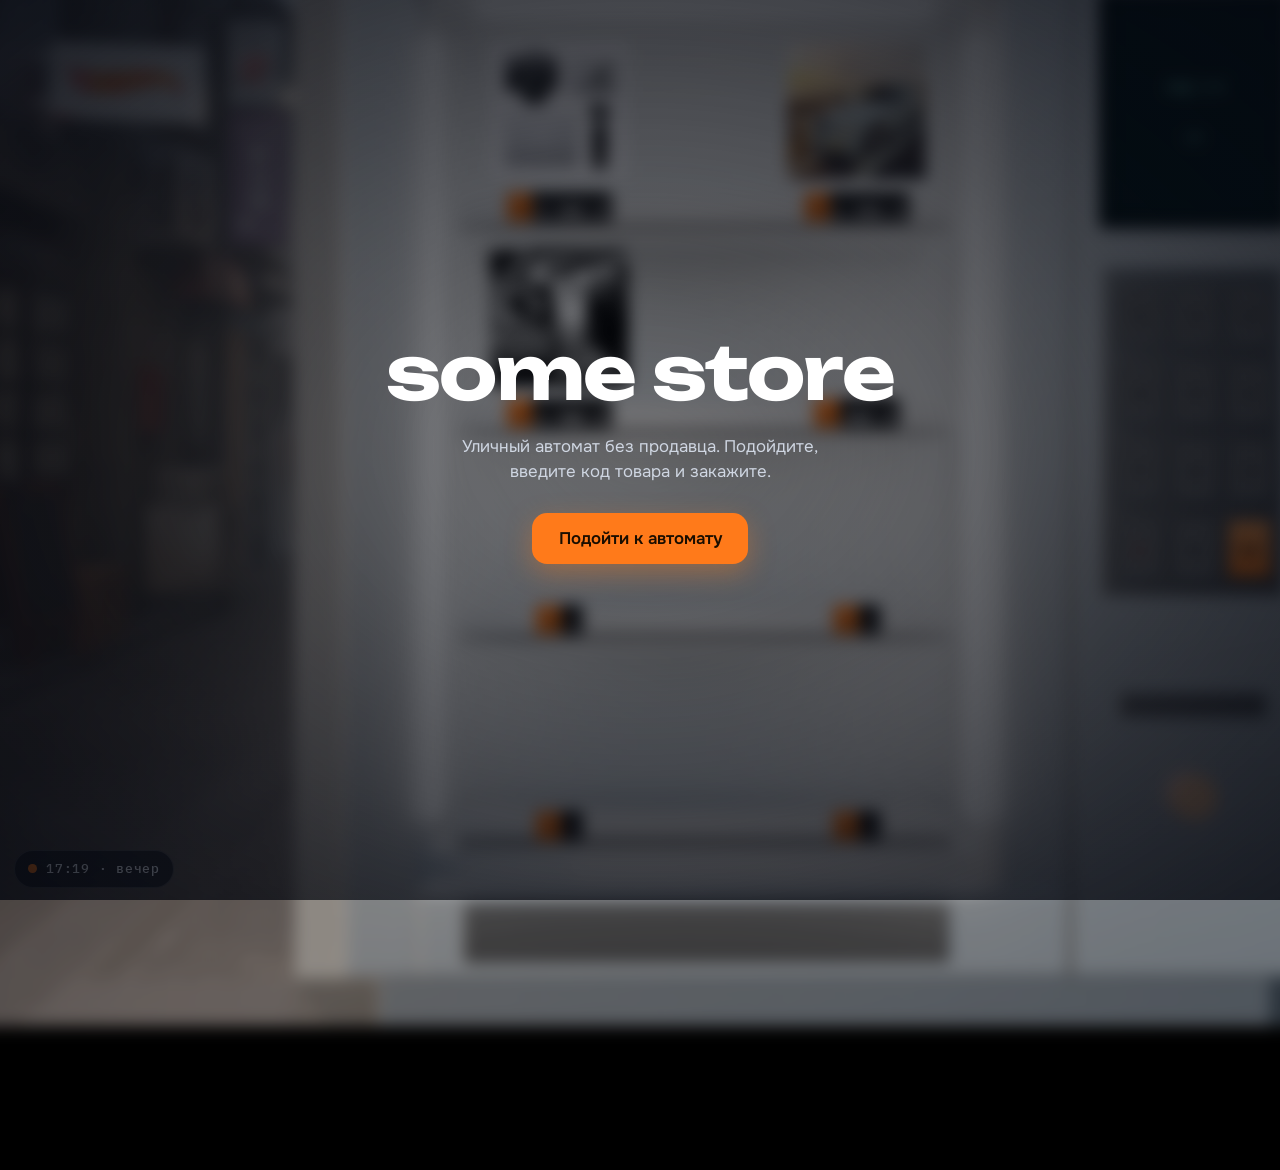
<file: store/some_store.html>
<!doctype html>
<html lang="ru">
<head>
<meta charset="utf-8">
<meta name="viewport" content="width=device-width, initial-scale=1, viewport-fit=cover">
<title>Some Store</title>
<link rel="stylesheet" href="https://fonts.googleapis.com/css2?family=Unbounded:wght@500;700&family=Onest:wght@400;500;600&family=IBM+Plex+Mono:wght@500;600&display=swap">
<style>
:root {
  color-scheme: dark;
  --ink: #0b0d12;
  --paper: #f3f4f0;
  --paper-ink: #12141a;
  --lcd-bg: #04191b;
  --lcd-fg: #86f4e0;
  --accent: #ff7a1a;
  --warn: #ffb347;
  --bad: #ff6b6b;
  --f-display: "Unbounded", "Onest", system-ui, sans-serif;
  --f-body: "Onest", system-ui, -apple-system, "Segoe UI", sans-serif;
  --f-lcd: "IBM Plex Mono", ui-monospace, "SFMono-Regular", Menlo, Consolas, monospace;
  --night: 0;
  --scene-unit: min(1vw, 1.77777778vh);
}

* { box-sizing: border-box; }

html, body { height: 100%; }

body {
  margin: 0;
  overflow: hidden;
  background: #000;
  color: #fff;
  font-family: var(--f-body);
  display: flex;
  justify-content: center;
  align-items: center;
}

[hidden] { display: none !important; }
button { font: inherit; color: inherit; cursor: pointer; }
:focus-visible { outline: 3px solid var(--accent); outline-offset: 2px; }

/* ---------- СЦЕНА (СТРОГО 16:9) ---------- */

.world {
  position: absolute;
  inset: 0;
  overflow: hidden;
  display: flex;
  justify-content: center;
  align-items: center;
  transition: transform 2.6s cubic-bezier(.2,.7,.15,1), filter 1.6s ease;
}

.world.approach { transform: scale(1.6); }
.world.blurred { filter: blur(5px) brightness(.8); }

.scene {
  position: relative;
  container-type: inline-size;
  width: min(100vw, 177.77vh);
  height: min(56.25vw, 100vh);
  background: #000;
  overflow: hidden;
}

.bg-container { position: absolute; inset: 0; z-index: 1; }

.bg-layer {
  position: absolute;
  inset: 0;
  width: 100%;
  height: 100%;
  background-size: cover;
  background-position: center center;
  background-repeat: no-repeat;
  transition: opacity 1.2s ease-in-out;
}

/* ---------- ИНТЕРФЕЙС АВТОМАТА ---------- */

.machine {
  position: absolute;
  inset: 0;
  z-index: 5;
  pointer-events: none;
}

/* ---------- ВИТРИНА ---------- */

.shelves {
  position: absolute;
  --tag-height: clamp(8px, calc(1.35 * var(--scene-unit)), 26px);
  --item-gap: clamp(2px, calc(.3 * var(--scene-unit)), 6px);
  --glow-space: clamp(2px, calc(.4 * var(--scene-unit)), 8px);
  /* Точная маска стеклянной витрины (красная рамка на макете). */
  left: 39.05%;
  top: 6.85%;
  width: 28.5%;
  height: 81.45%;
  display: grid;
  grid-template-rows: repeat(4, 1fr);
  gap: 2.3%;
  /* Отступы следуют ширине сцены, в том числе на широких экранах. */
  padding: 4cqw .75cqw 2.4cqw;
  pointer-events: none;
  overflow: hidden;
  contain: paint;
  isolation: isolate;
}

.shelf {
  position: relative;
  display: grid;
  grid-template-columns: 1fr 1fr;
  gap: 8%;
  align-items: stretch;
  min-height: 0;
  /* Обрезает товар по высоте конкретной полки. */
  overflow: hidden;
}

.slot {
  display: grid;
  container-type: size;
  grid-template-rows:
    minmax(0, 1fr)
    var(--tag-height);
  align-items: end;
  justify-items: center;
  gap: var(--item-gap);
  height: 100%;
  min-width: 0;
  min-height: 0;
  padding: 0;
  border: 0;
  background: none;
  text-align: center;
  pointer-events: auto;
  position: relative;
  overflow: hidden;
  isolation: isolate;
}

.slot:focus-visible { outline: none; }

.bag {
  grid-row: 1;
  align-self: end;
  justify-self: center;
  width: var(--item-width, 90%);
  max-width: 100%;
  height: calc(100% - 2px);
  max-height: 100%;
  min-height: 0;
  display: flex;
  justify-content: center;
  align-items: center;
  padding: 3% 4% 1%;
  border-radius: .4em;
  overflow: visible;
  transform: translate(var(--item-offset-x, 0px), var(--item-offset-y, 0px));
  transform-origin: center bottom;
  transition: transform .25s ease;
}

.bag img,
.bag video {
  width: 100%;
  height: 100%;
  max-width: 100%;
  max-height: 100%;
  object-fit: contain;
  display: block;
  border-radius: .2em;
  transition: transform .24s cubic-bezier(.2,.75,.25,1), filter .24s ease, box-shadow .24s ease, opacity .18s ease;
}

.hover-media {
  position: relative;
  width: 100%;
  height: 100%;
  max-width: 100%;
  max-height: 100%;
  min-width: 0;
  min-height: 0;
  display: grid;
  place-items: center;
  overflow: hidden;
  border-radius: .2em;
}

.hover-media > img,
.hover-media > video {
  position: absolute;
  inset: 0;
  width: 100%;
  height: 100%;
  max-width: none;
  max-height: none;
  object-fit: contain;
}

.hover-media > video {
  opacity: 0;
  pointer-events: none;
  background: #050607;
}

.slot.preview-playing .hover-media > img {
  opacity: 0;
}

.slot.preview-playing .hover-media > video {
  opacity: 1;
}

.bag .ph {
  width: 100%;
  height: 100%;
  display: block;
  border-radius: .2em;
  background: transparent;
}

/* Единый квадратный формат превью. Оригинал в открытой карточке — целиком.
   Размер ограничен и шириной колонки, и свободной высотой над ценником. */
.slot .bag {
  --thumb-size: min(88cqw, calc(100cqh - var(--tag-height) - var(--item-gap) - 2 * var(--glow-space)));
  position: relative;
  width: var(--thumb-size);
  height: var(--thumb-size);
  padding: 0;
  margin-bottom: var(--glow-space);
  border-radius: 3px;
  transform: none;
}

.slot .hover-media,
.slot .bag img,
.slot .bag video {
  width: 100%;
  height: 100%;
  border-radius: inherit;
  object-fit: cover;
  object-position: center;
  transform: none;
}

/* Рамка совпадает с краями видимого кадра и не меняется при запуске видео. */
.slot.has-image .bag::after {
  content: '';
  position: absolute;
  inset: 0;
  z-index: 1;
  pointer-events: none;
  border-radius: inherit;
  box-shadow: inset 0 0 0 1.5px #fff, 0 0 6px rgba(255,255,255,.65);
  opacity: 0;
  transition: opacity .2s ease;
}

.slot.has-image:is(:hover, :focus-visible, .picked) .bag::after { opacity: 1; }
.slot:is(:hover, :focus-visible, .picked) .bag :is(img, video) { filter: brightness(1.04); }

/* ---------- ЦЕННИК ---------- */

.tag {
  grid-row: 2;
  justify-self: center;
  align-self: center;
  position: relative;
  left: var(--price-x, 0px);
  top: var(--price-y, 0px);
  font-size: var(--price-font-size, clamp(9px, 0.8vw, 13px));
  transform: scale(var(--price-scale, 1));
  transform-origin: center bottom;
  display: inline-flex;
  align-items: stretch;
  border-radius: .2em;
  overflow: hidden;
  background: #0b0b0c;
  color: #fff;
  font-family: var(--f-lcd);
  font-weight: 600;
  letter-spacing: .02em;
  box-shadow: 0 .1em .2em rgba(0,0,0,.35);
  white-space: nowrap;
  z-index: 5;
  transition: filter .2s ease, box-shadow .2s ease;
}

.slot:hover .tag,
.slot:focus-visible .tag {
  filter: brightness(1.08);
  box-shadow: 0 .14em .3em rgba(0,0,0,.42), 0 0 .3em rgba(255,122,26,.22);
}

.slot.picked .tag {
  filter: brightness(1.12);
  box-shadow: 0 .16em .34em rgba(0,0,0,.45), 0 0 .42em rgba(255,122,26,.38);
}

.tag b {
  display: grid;
  place-items: center;
  min-width: 1.5em;
  background: var(--accent);
  color: #1a0e00;
  font-weight: 600;
}

.tag span {
  padding: .1em .35em;
  font-variant-numeric: tabular-nums;
}

/* ---------- ОКНО ВЫДАЧИ ---------- */

.bay {
  position: absolute;
  top: 84%;
  left: 39.5%;
  width: 31%;
  height: 3.5%;
  pointer-events: auto;
  display: grid;
  place-items: center;
  border-radius: .3em;
}

.bay .drop {
  position: absolute;
  inset: 0;
  display: grid;
  place-items: center;
  animation: drop 1s cubic-bezier(.3,1.4,.5,1) both;
}

.bay .drop .bag {
  width: 30%;
  height: 100%;
  max-width: 100%;
  max-height: 100%;
  aspect-ratio: 1;
  border: none;
  background: none;
  box-shadow: none;
  margin: 0;
  padding: 6%;
  transform: none;
}

@keyframes drop {
  from { transform: translateY(-400%) rotate(-8deg); opacity: 0; }
  30%  { opacity: 1; }
  to   { transform: none; opacity: 1; }
}

/* ---------- ПАНЕЛЬ УПРАВЛЕНИЯ ---------- */

.lcd {
  position: absolute;
  left: 72.4%;
  top: 10.2%;
  width: 9.4%;
  height: 20.5%;
  pointer-events: auto;
  display: flex;
  flex-direction: column;
  justify-content: center;
  padding: .2em;
  border-radius: .2em;
  background: var(--lcd-bg);
  color: var(--lcd-fg);
  font: 500 clamp(10px, 1vw, 20px)/1.2 var(--f-lcd);
  text-align: center;
  box-shadow: inset 0 0 1em rgba(0,0,0,.9);
  overflow: hidden;
}

.lcd::after {
  content: "";
  position: absolute;
  inset: 0;
  pointer-events: none;
}

.lcd .l1 {
  text-transform: uppercase;
  font-size: clamp(.62em, .72vw, .82em);
  line-height: 1.18;
  overflow-wrap: anywhere;
  text-wrap: balance;
  max-height: 6.2em;
  overflow: hidden;
}

.lcd .code {
  font-size: 1.5em;
  letter-spacing: .1em;
  font-variant-numeric: tabular-nums;
  margin-top: .2em;
}

.lcd .code i {
  font-style: normal;
  animation: blink 1s steps(1) infinite;
}

@keyframes blink { 50% { opacity: 0; } }

.lcd.warn { color: var(--warn); }
.lcd.bad  { color: var(--bad); }

.keys {
  position: absolute;
  left: 73.4%;
  top: 35.8%;
  width: 7.4%;
  height: 25%;
  pointer-events: auto;
  display: grid;
  grid-template-columns: repeat(3, 1fr);
  grid-template-rows: repeat(4, 1fr);
  gap: 8%;
}

.key {
  border: 0;
  border-radius: .2em;
  font: 600 clamp(6px, .8vw, 12px) var(--f-lcd);
  color: #1b1f24;
  box-shadow: 0 2px 0 #6b727a, 0 3px 4px rgba(0,0,0,.4);
  transition: transform .06s ease, box-shadow .06s ease;
  display: flex;
  align-items: center;
  justify-content: center;
}

.key:active,
.key.press {
  transform: translateY(2px);
  box-shadow: 0 0 0 #6b727a, 0 1px 2px rgba(0,0,0,.4);
}

.key.clr { color: #8a1f1f; }

.key.ok {
  color: #1a0e00;
  background: linear-gradient(#ffa254, var(--accent));
  box-shadow: 0 2px 0 #a24a07, 0 3px 4px rgba(0,0,0,.4);
}

/* ---------- ВХОД ---------- */

.gate {
  position: fixed;
  inset: 0;
  z-index: 20;
  display: grid;
  place-items: center;
  padding: 16px;
  text-align: center;
  background: radial-gradient(ellipse at center, rgba(5,8,16,.35), rgba(5,8,16,.82));
  transition: opacity 1.2s ease, visibility 1.2s;
}

.gate.gone { opacity: 0; visibility: hidden; pointer-events: none; }

.gate h1 {
  margin: 0 0 .35em;
  font: 700 clamp(2.2rem, 8vw, 4.6rem)/1 var(--f-display);
  letter-spacing: -.02em;
  text-wrap: balance;
}

.gate p {
  margin: 0 auto 1.8rem;
  max-width: 34ch;
  font-size: 1.05rem;
  line-height: 1.45;
  color: #cfd6e2;
  text-wrap: balance;
}

.btn {
  display: inline-flex;
  align-items: center;
  justify-content: center;
  gap: .6em;
  min-height: 3.2rem;
  padding: .8em 1.6em;
  border: 0;
  border-radius: .9em;
  font: 600 1.05rem var(--f-body);
  color: #1a0e00;
  background: var(--accent);
  box-shadow: 0 .5em 1.6em rgba(255,122,26,.35);
  text-decoration: none;
  transition: transform .15s ease, box-shadow .15s ease;
}

.btn:hover {
  transform: translateY(-2px);
  box-shadow: 0 .8em 2em rgba(255,122,26,.45);
}

.btn.ghost {
  color: var(--paper-ink);
  background: transparent;
  box-shadow: inset 0 0 0 2px rgba(18,20,26,.25);
}

.btn.ghost:hover {
  box-shadow: inset 0 0 0 2px var(--paper-ink);
  transform: none;
}

.gate small {
  display: block;
  margin-top: 1.2rem;
  font: 500 .78rem var(--f-lcd);
  letter-spacing: .14em;
  color: #8f9bb0;
  text-transform: uppercase;
}

/* ---------- КАРТОЧКА ТОВАРА ---------- */

.card-wrap {
  position: fixed;
  inset: 0;
  z-index: 30;
  display: grid;
  place-items: center;
  padding: clamp(12px, 2.2vw, 24px);
  background: rgba(3,6,14,.74);
  backdrop-filter: blur(6px);
  animation: fade .3s ease both;
}

.card {
  width: min(920px, 100%);
  max-height: calc(100dvh - clamp(24px, 4.4vw, 48px));
  overflow: auto;
  display: grid;
  grid-template-columns: minmax(0, 1fr) minmax(0, 1.08fr);
  border-radius: 1.2rem;
  background: var(--paper);
  color: var(--paper-ink);
  box-shadow: 0 2rem 5rem rgba(0,0,0,.6);
  animation: rise .45s cubic-bezier(.2,.8,.2,1) both;
}

.card.no-image {
  width: min(560px, 100%);
  grid-template-columns: minmax(0, 1fr);
}

.card .pic {
  display: grid;
  place-items: center;
  padding: clamp(20px, 3.5vw, 38px);
  min-height: 0;
  background:
    radial-gradient(circle at 50% 45%, rgba(255,255,255,.96), rgba(234,237,232,.72) 72%, rgba(220,224,218,.58));
}

.card .pic .bag {
  width: min(100%, 340px);
  height: auto;
  max-height: none;
  aspect-ratio: 1;
  padding: clamp(.75rem, 2vw, 1.2rem);
  border-radius: 1.2rem;
  background: rgba(255,255,255,.42);
  box-shadow: none;
  transform: none;
  overflow: hidden;
}

.card .pic .bag img,
.card .pic .bag video {
  width: 100%;
  height: 100%;
  max-width: 100%;
  max-height: 100%;
  object-fit: contain;
  transform: none;
  filter: none;
}

.card .info {
  display: flex;
  flex-direction: column;
  gap: clamp(.72rem, 1.5vw, 1rem);
  min-width: 0;
  padding: clamp(22px, 3.5vw, 38px);
}

.chips {
  display: flex;
  gap: .5rem;
  flex-wrap: wrap;
  font: 600 .78rem var(--f-lcd);
  letter-spacing: .08em;
  text-transform: uppercase;
}

.chips span { padding: .35em .7em; border-radius: .4em; background: #e6e8e2; }
.chips span.code { background: var(--accent); color: #1a0e00; }

.card h2 {
  margin: 0;
  font: 700 clamp(1.4rem, 3vw, 2rem)/1.1 var(--f-display);
  letter-spacing: -.02em;
  text-wrap: balance;
}

.price {
  font: 600 1.7rem var(--f-display);
  font-variant-numeric: tabular-nums;
}

.card p { margin: 0; line-height: 1.55; color: #3a3f48; max-width: 60ch; }

.card dl {
  display: grid;
  grid-template-columns: auto 1fr;
  gap: .45rem 1.2rem;
  margin: 0;
  padding: .9rem 0;
  border-block: 1px dashed #b9bdb4;
  font-size: .95rem;
}

.card dl:empty { display: none; }

.card dt { color: #6b7079; }
.card dd { margin: 0; font-weight: 500; }

.actions { display: flex; gap: .7rem; flex-wrap: wrap; margin-top: auto; }
.card .hint { font-size: .8rem; color: #7a7f88; }

@keyframes fade { from { opacity: 0; } }
@keyframes rise { from { opacity: 0; transform: translateY(24px) scale(.97); } }

/* ---------- СЛУЖЕБНОЕ ---------- */

.mute {
  position: fixed;
  z-index: 15;
  top: 14px;
  right: 14px;
  width: 2.9rem;
  height: 2.9rem;
  display: grid;
  place-items: center;
  border: 0;
  border-radius: 50%;
  background: rgba(8,12,22,.6);
  backdrop-filter: blur(6px);
  box-shadow: inset 0 0 0 1px rgba(255,255,255,.18);
}

.mute svg {
  width: 1.4rem;
  height: 1.4rem;
  fill: none;
  stroke: #fff;
  stroke-width: 1.8;
  stroke-linecap: round;
  stroke-linejoin: round;
}

.mute .x { display: none; }
.mute[aria-pressed="true"] .wave { display: none; }
.mute[aria-pressed="true"] .x { display: block; }

.timebox {
  position: fixed;
  z-index: 15;
  left: 14px;
  bottom: 12px;
  display: grid;
  gap: .5rem;
  justify-items: start;
}

.chip {
  display: inline-flex;
  align-items: center;
  gap: .55rem;
  min-height: 2.4rem;
  padding: .35rem .9rem;
  border: 0;
  border-radius: 2rem;
  background: rgba(8,12,22,.62);
  backdrop-filter: blur(6px);
  box-shadow: inset 0 0 0 1px rgba(255,255,255,.16);
  font: 500 .8rem var(--f-lcd);
  letter-spacing: .06em;
  color: #e5eaf3;
}

.chip i {
  width: .55rem;
  height: .55rem;
  border-radius: 50%;
  background: var(--accent);
}

.timepanel {
  display: flex;
  align-items: center;
  gap: .7rem;
  padding: .6rem .9rem;
  border-radius: 1rem;
  background: rgba(8,12,22,.78);
  backdrop-filter: blur(8px);
  box-shadow: inset 0 0 0 1px rgba(255,255,255,.16);
  font: 500 .78rem var(--f-lcd);
}

.timepanel input[type=range] { width: min(46vw, 240px); accent-color: var(--accent); }

.timepanel button {
  min-height: 2rem;
  padding: .2rem .8rem;
  border: 0;
  border-radius: 1rem;
  background: rgba(255,255,255,.14);
}

/* ---------- АДАПТИВНОСТЬ ---------- */

@media (max-width: 820px) {
  .card { grid-template-columns: minmax(0, 1fr); }
  .card .pic { min-height: 220px; }
  .card .pic .bag { width: min(100%, 280px); }
}

@media (prefers-reduced-motion: reduce) {
  .world, .gate, .bg-layer { transition-duration: .01s; }
  .lcd .code i { animation: none; }
  .bag, .bag img, .tag { transition: none; }
}
</style>
<link rel="stylesheet" href="mobile-store.css">
</head>
<body>
<div class="world approach blurred" id="world">
  <div class="scene">
    <!-- СЛОИ ФОТО -->
    <div class="bg-container" id="bgContainer">
      <div class="bg-layer" id="bg-night" style="background-image: url('daynnigth/ss_night.png'); opacity: 1;"></div>
      <div class="bg-layer" id="bg-morning" style="background-image: url('daynnigth/ss_morning.png'); opacity: 0;"></div>
      <div class="bg-layer" id="bg-day" style="background-image: url('daynnigth/ss_day.png'); opacity: 0;"></div>
      <div class="bg-layer" id="bg-golden" style="background-image: url('daynnigth/ss_golden.png'); opacity: 0;"></div>
      <div class="bg-layer" id="bg-dusk" style="background-image: url('daynnigth/ss_dusk.png'); opacity: 0;"></div>
    </div>

    <!-- ИНТЕРФЕЙС АВТОМАТА -->
    <div class="machine" id="machine">
      <!-- Витрина: 4 полки по 2 товара -->
      <div class="shelves" id="shelves"></div>

      <!-- Окно выдачи -->
      <div class="bay" id="bay" aria-label="Окно выдачи"></div>

      <!-- Экран -->
      <div class="lcd" id="lcd" role="status" aria-live="polite"><div class="l1" id="l1"></div><div class="code" id="codeLine"></div></div>

      <!-- Кнопки -->
      <div class="keys" id="keys"></div>
    </div>
  </div>
</div>

<section class="gate" id="gate" aria-label="Вход в магазин">
  <div>
    <h1>some store</h1>
    <p>Уличный автомат без продавца. Подойдите, введите код товара и закажите.</p>
    <button class="btn" id="enter" type="button">Подойти к автомату</button>
    <!-- <small>со звуком улицы</small> -->
  </div>
</section>

<button class="mute" id="mute" type="button" aria-pressed="false" aria-label="Выключить звук" hidden>
  <svg viewBox="0 0 24 24" aria-hidden="true"><path d="M4 9v6h4l5 4V5L8 9z"/><path class="wave" d="M16.5 8.5a5 5 0 0 1 0 7M19 6a8.5 8.5 0 0 1 0 12"/><path class="x" d="M17 9l5 6M22 9l-5 6"/></svg>
</button>

<div class="timebox">
  <button class="chip" id="timeChip" type="button" aria-expanded="false" aria-controls="timePanel"><i></i><span id="timeText">--:--</span></button>
  <div class="timepanel" id="timePanel" hidden>
    <label for="timeRange">Время</label>
    <input id="timeRange" type="range" min="0" max="24" step="0.05" value="12">
    <button id="timeAuto" type="button">Авто</button>
  </div>
</div>

<div class="card-wrap" id="cardWrap" hidden>
  <article class="card" role="dialog" aria-modal="true" aria-labelledby="cName" id="card"></article>
</div>

<script>
(() => {
'use strict';

const initialXmbNow = Number(new URLSearchParams(location.search).get('xmbNow'));
const CONFIG = {
  storeName: 'some store',
  currency: '₽',
  telegramUsername: 'ded_spac',
  orderText: p => `Здравствуйте! Хочу заказать: ${p.name} (код ${p.code}, ${fmtPrice(p.price)}).`,
  sound: true,
  approachMs: 2600,
  forceHour: null,
  timeOffsetMs: Number.isFinite(initialXmbNow) && initialXmbNow > 0 ? initialXmbNow - Date.now() : 0,
};

const PRODUCTS = [
  { code: 1, name: 'Производство видео полного цикла', price: 5000, image: 'shot1.jpg', hoverVideo: 'osmopocket3.mp4', desc: 'Атмосферная съёмка автомобилей: ролики, эдиты, истории об автомобиле, контент для владельцев и брендов.' },
  { code: 2, name: 'Монтаж видео', price: 2500, image: 'shot.jpg', desc: 'Монтаж из вашего материала: динамичный ритм, цветокоррекция и работа со звуком.', details: { 'Формат': 'ролики для соцсетей и брендов' } },
  { code: 3, name: 'Работа оператором', price: 2500, image: 'cameracar.jpg', desc: 'Выездная съёмка автомобиля, события или проекта по вашему техническому заданию.', details: { 'Формат': 'выездная съёмка' } },
  { code: 4, name: 'Наборы стикеров', price: 200, image: '', desc: 'Авторские наборы стикеров для техники, автомобиля и личных вещей.', details: { 'Комплектация': 'уточняется при заказе' } },
  { code: 5, name: '***', price: 0, image: '', desc: 'Скоро' },
  { code: 6, name: '***', price: 0, image: '', desc: 'Ожидаем'},
  { code: 7, name: '***', price: 0, image: '', desc: 'Еще чуть-чуть' },
  { code: 8, name: '***', price: 0, image: '', desc: 'Неизвестно'},
];

const $ = id => document.getElementById(id);
const esc = s => String(s).replace(/[&<>"']/g, c => ({ '&': '&amp;', '<': '&lt;', '>': '&gt;', '"': '&quot;', "'": '&#39;' }[c]));
const nf = new Intl.NumberFormat('ru-RU');
function fmtPrice(n) { return `${nf.format(n)} ${CONFIG.currency}`; }
function isComingSoon(p) { return p.name === '***'; }
function shelfName(p) { return isComingSoon(p) ? 'Скоро' : p.name; }
function shelfPrice(p) { return isComingSoon(p) ? '—' : fmtPrice(p.price); }
const root = document.documentElement;
const reduced = matchMedia('(prefers-reduced-motion: reduce)').matches;

function currentHour() {
  if (CONFIG.forceHour != null) return CONFIG.forceHour;
  const d = new Date(Date.now() + CONFIG.timeOffsetMs);
  return d.getHours() + d.getMinutes() / 60 + d.getSeconds() / 3600;
}
function partOfDay(h) { return h >= 21.5 || h < 5 ? 'ночь' : h < 8 ? 'утро' : h < 17 ? 'день' : 'вечер'; }
function pad2(n) { return String(Math.floor(n)).padStart(2, '0'); }

let lastNight = 1;

function backgroundMix(h) {
  const opacity = { night: 0, morning: 0, day: 0, golden: 0, dusk: 0 };
  let nightAmount = 0;

  if (h < 5) {
    opacity.night = 1;
    nightAmount = 1;
  } else if (h < 6.5) {
    const t = (h - 5) / 1.5;
    /* Нижний слой остаётся непрозрачным, а новый проявляется поверх него.
       Поэтому в середине перехода фон больше не просвечивает до чёрного. */
    opacity.night = 1;
    opacity.morning = t;
    nightAmount = 1 - t;
  } else if (h < 8) {
    opacity.morning = 1;
  } else if (h < 9.5) {
    const t = (h - 8) / 1.5;
    opacity.morning = 1;
    opacity.day = t;
  } else if (h < 15) {
    opacity.day = 1;
  } else if (h < 16.5) {
    const t = (h - 15) / 1.5;
    opacity.day = 1;
    opacity.golden = t;
  } else if (h < 18) {
    opacity.golden = 1;
  } else if (h < 19.5) {
    const t = (h - 18) / 1.5;
    opacity.golden = 1;
    opacity.dusk = t;
  } else if (h < 21) {
    opacity.dusk = 1;
  } else if (h < 22.5) {
    const t = (h - 21) / 1.5;
    /* Ночной слой расположен ниже сумеречного: открываем его, убирая dusk. */
    opacity.night = 1;
    opacity.dusk = 1 - t;
    nightAmount = t;
  } else {
    opacity.night = 1;
    nightAmount = 1;
  }

  return { opacity, nightAmount };
}

function applyTime() {
  const h = currentHour();
  const { opacity, nightAmount } = backgroundMix(h);

  requestAnimationFrame(() => {
    $('bg-night').style.opacity = opacity.night;
    $('bg-morning').style.opacity = opacity.morning;
    $('bg-day').style.opacity = opacity.day;
    $('bg-golden').style.opacity = opacity.golden;
    $('bg-dusk').style.opacity = opacity.dusk;
  });

  root.style.setProperty('--night', nightAmount.toFixed(3));
  $('timeText').textContent = `${pad2(h)}:${pad2((h % 1) * 60)} · ${partOfDay(h)}`;
  lastNight = nightAmount;
  Sound.update(nightAmount, nightAmount);
}

const Sound = {
  ctx: null, master: null, on: false, muted: false, g: {},
  start() {
    if (!CONFIG.sound || this.ctx) return;
    const AC = window.AudioContext || window.webkitAudioContext;
    if (!AC) return;
    try { this.ctx = new AC(); } catch (e) { return; }
    const c = this.ctx;
    this.master = c.createGain(); this.master.gain.value = .9; this.master.connect(c.destination);
    this.brown = this.buf(c, 'brown'); this.white = this.buf(c, 'white');
    const road = this.loop(this.brown, 'lowpass', 420, .32);
    const lfo = c.createOscillator(); lfo.frequency.value = .07;
    const lg = c.createGain(); lg.gain.value = .1; lfo.connect(lg); lg.connect(road.gain); lfo.start();
    this.loop(this.white, 'bandpass', 2400, .012, .4);
    const cr = c.createOscillator(); cr.frequency.value = 4300;
    const crAmp = c.createGain(); crAmp.gain.value = 0;
    const crLfo = c.createOscillator(); crLfo.frequency.value = 27;
    const crDepth = c.createGain(); crDepth.gain.value = 0;
    crLfo.connect(crDepth); crDepth.connect(crAmp.gain); cr.connect(crAmp); crAmp.connect(this.master); cr.start(); crLfo.start();
    this.g.cricket = crAmp; this.g.cricketDepth = crDepth;
    const hum = c.createOscillator(); hum.frequency.value = 100;
    const hum2 = c.createOscillator(); hum2.frequency.value = 200;
    const hg = c.createGain(); hg.gain.value = 0; hum.connect(hg); hum2.connect(hg); hg.connect(this.master); hum.start(); hum2.start();
    this.g.hum = hg;
    this.on = true;
    this.scheduleCars(); this.scheduleBirds();
    this.update(lastNight, lastNight);
    document.addEventListener('visibilitychange', () => { if (this.ctx) document.hidden ? this.ctx.suspend() : this.ctx.resume(); });
  },
  buf(c, kind) {
    const len = c.sampleRate * 3, b = c.createBuffer(1, len, c.sampleRate), d = b.getChannelData(0);
    let last = 0;
    for (let i = 0; i < len; i++) {
      const w = Math.random() * 2 - 1;
      if (kind === 'brown') { last = (last + .02 * w) / 1.02; d[i] = last * 3.5; } else d[i] = w;
    }
    return b;
  },
  loop(buffer, type, freq, gain, q = 1) {
    const c = this.ctx, s = c.createBufferSource(); s.buffer = buffer; s.loop = true;
    const f = c.createBiquadFilter(); f.type = type; f.frequency.value = freq; f.Q.value = q;
    const g = c.createGain(); g.gain.value = gain; s.connect(f); f.connect(g); g.connect(this.master); s.start();
    return g;
  },
  update(night, lamp) {
    if (!this.on) return;
    const t = this.ctx.currentTime;
    this.g.cricket.gain.setTargetAtTime(.004 * night, t, 2);
    this.g.cricketDepth.gain.setTargetAtTime(.004 * night, t, 2);
    this.g.hum.gain.setTargetAtTime(.012 * lamp, t, 2);
  },
  setMuted(m) {
    this.muted = m;
    if (this.on) this.master.gain.setTargetAtTime(m ? 0 : .9, this.ctx.currentTime, .1);
  },
  scheduleCars() {
    const run = () => {
      if (this.on && !document.hidden && !this.muted) this.car();
      setTimeout(run, (6 + Math.random() * 11) * 1000 * (1 + (1 - lastNight) * .8));
    };
    setTimeout(run, 2500);
  },
  car() {
    const c = this.ctx, t = c.currentTime, dur = 4 + Math.random() * 2, dir = Math.random() < .5 ? -1 : 1;
    const s = c.createBufferSource(); s.buffer = this.brown; s.loop = true;
    const bp = c.createBiquadFilter(); bp.type = 'bandpass'; bp.Q.value = .8;
    bp.frequency.setValueAtTime(260, t); bp.frequency.linearRampToValueAtTime(720, t + dur * .5); bp.frequency.linearRampToValueAtTime(260, t + dur);
    const g = c.createGain(); g.gain.setValueAtTime(0, t); g.gain.linearRampToValueAtTime(.55, t + dur * .5); g.gain.linearRampToValueAtTime(0, t + dur);
    const pan = c.createStereoPanner ? c.createStereoPanner() : null;
    if (pan) { pan.pan.setValueAtTime(-.9 * dir, t); pan.pan.linearRampToValueAtTime(.9 * dir, t + dur); }
    s.connect(bp); bp.connect(g); g.connect(pan || this.master); if (pan) pan.connect(this.master);
    s.start(t); s.stop(t + dur + .1);
  },
  scheduleBirds() {
    const run = () => {
      if (this.on && !document.hidden && !this.muted && lastNight < .65) this.bird();
      setTimeout(run, (2 + Math.random() * 6) * 1000);
    };
    setTimeout(run, 1500);
  },
  bird() {
    const c = this.ctx; let t = c.currentTime;
    const pan = c.createStereoPanner ? c.createStereoPanner() : null; if (pan) pan.pan.value = Math.random() * 1.6 - .8;
    for (let i = 0, n = 2 + Math.floor(Math.random() * 3); i < n; i++, t += .13) {
      const o = c.createOscillator(), g = c.createGain(), f0 = 2400 + Math.random() * 1400;
      o.type = 'sine'; o.frequency.setValueAtTime(f0, t); o.frequency.exponentialRampToValueAtTime(f0 * 1.45, t + .08);
      g.gain.setValueAtTime(0, t); g.gain.linearRampToValueAtTime(.03 * (1 - lastNight), t + .02); g.gain.linearRampToValueAtTime(0, t + .1);
      o.connect(g); g.connect(pan || this.master); o.start(t); o.stop(t + .12);
    }
    if (pan) pan.connect(this.master);
  },
  beep(f, d = .06, type = 'square', v = .035, at = 0) {
    if (!this.on || this.muted) return;
    const c = this.ctx, t = c.currentTime + at, o = c.createOscillator(), g = c.createGain();
    o.type = type; o.frequency.value = f; g.gain.setValueAtTime(v, t); g.gain.exponentialRampToValueAtTime(.0001, t + d);
    o.connect(g); g.connect(this.master); o.start(t); o.stop(t + d + .02);
  },
  key() { this.beep(1250, .04, 'square', .03); },
  ok() { this.beep(880, .09, 'square', .035); this.beep(1320, .14, 'square', .035, .1); },
  err() { this.beep(190, .16, 'square', .04); this.beep(150, .2, 'square', .04, .2); },
  dispense() {
    if (!this.on || this.muted) return;
    const c = this.ctx, t = c.currentTime + .15;
    const s = c.createBufferSource(); s.buffer = this.white;
    const lp = c.createBiquadFilter(); lp.type = 'lowpass'; lp.frequency.value = 900;
    const g = c.createGain(); g.gain.setValueAtTime(.35, t); g.gain.exponentialRampToValueAtTime(.001, t + .5);
    s.connect(lp); lp.connect(g); g.connect(this.master); s.start(t); s.stop(t + .55);
    const o = c.createOscillator(), og = c.createGain(); o.frequency.setValueAtTime(130, t + .4); o.frequency.exponentialRampToValueAtTime(55, t + .65);
    og.gain.setValueAtTime(.0001, t); og.gain.setValueAtTime(.3, t + .4); og.gain.exponentialRampToValueAtTime(.001, t + .7);
    o.connect(og); og.connect(this.master); o.start(t + .4); o.stop(t + .75);
  },
};

function art(p, cls = '', withHoverVideo = false) {
  if (withHoverVideo && p.image) {
    return `<span class="hover-media">
      <img class="${cls}" src="${esc(p.image)}" alt="${esc(p.name)}" loading="eager">
      ${p.hoverVideo ? `<video class="hover-video ${cls}" src="${esc(p.hoverVideo)}" muted loop playsinline preload="auto" aria-hidden="true"></video>` : ''}
    </span>`;
  }
  if (p.image) return `<img class="${cls}" src="${esc(p.image)}" alt="${esc(p.name)}" loading="lazy">`;
  /* Пустое место без рамки и мутной подложки, пока фото не добавлено. */
  return `<span class="ph ${cls}" role="img" aria-label="Фото товара ${esc(p.name)} пока не добавлено"></span>`;
}

function renderShelves() {
  const shelves = [];
  for (let i = 0; i < 4; i++) {
    const list = PRODUCTS.slice(i * 2, i * 2 + 2);
    shelves.push(`<div class="shelf">${list.map(p => `
      <button class="slot${p.image ? ' has-image' : ''}${p.hoverVideo ? ' has-video' : ''}${isComingSoon(p) ? ' coming-soon' : ''}" type="button" data-code="${p.code}" aria-label="${esc(shelfName(p))}, код ${p.code}, ${isComingSoon(p) ? 'пока недоступно' : fmtPrice(p.price)}">
        <span class="bag">${art(p, '', true)}</span>
        <span class="tag"><b>${p.code}</b><span>${shelfPrice(p)}</span></span>
        <span class="mobile-product-name">${esc(shelfName(p))}</span>
      </button>`).join('')}</div>`);
  }
  $('shelves').innerHTML = shelves.join('');

  document.querySelectorAll('.slot.has-video').forEach(slot => {
    const video = slot.querySelector('.hover-video');
    if (!video) return;

    const playPreview = () => {
      if (reduced) return;
      slot.classList.add('preview-playing');
      const playback = video.play();
      if (playback && typeof playback.catch === 'function') {
        playback.catch(() => slot.classList.remove('preview-playing'));
      }
    };

    const stopPreview = () => {
      slot.classList.remove('preview-playing');
      video.pause();
      try { video.currentTime = 0; } catch (_) {}
    };

    slot.addEventListener('mouseenter', playPreview);
    slot.addEventListener('mouseleave', stopPreview);
    slot.addEventListener('focus', playPreview);
    slot.addEventListener('blur', stopPreview);
  });

  document.querySelectorAll('.slot').forEach(slot => {
    const showProductName = () => {
      if (busy) return;
      hoveredCode = slot.dataset.code;
      idle();
    };
    const restoreScreen = () => {
      if (busy) return;
      if (hoveredCode === slot.dataset.code) hoveredCode = '';
      idle();
    };
    slot.addEventListener('mouseenter', showProductName);
    slot.addEventListener('mouseleave', restoreScreen);
    slot.addEventListener('focus', showProductName);
    slot.addEventListener('blur', restoreScreen);
  });
}

const lcd = $('lcd'), l1 = $('l1'), codeLine = $('codeLine');
const MAX_CODE = 2;
let code = '', hoveredCode = '', busy = false, resetTimer = 0;

function screen(line, mode = '') { l1.textContent = line; lcd.className = 'lcd ' + mode; }
function showCode() { codeLine.innerHTML = `${code ? 'КОД ' + esc(code) : ''}<i>_</i>`; }
function idle() {
  const activeCode = hoveredCode || code;
  const product = PRODUCTS.find(item => String(item.code) === activeCode);
  if (product) {
    screen(shelfName(product));
    codeLine.innerHTML = `КОД ${product.code}${code === activeCode ? '<i>_</i>' : ''}`;
  } else {
    screen(`Код 1–${PRODUCTS.length}`);
    showCode();
  }
}

function pressDigit(d) {
  if (busy) return;
  clearTimeout(resetTimer);
  if (code.length >= MAX_CODE) return;
  code += d; Sound.key(); idle();
  markPicked(code);
}
function clearCode() { if (busy) return; code = ''; Sound.key(); markPicked(''); idle(); }
function markPicked(c) { document.querySelectorAll('.slot').forEach(s => s.classList.toggle('picked', s.dataset.code === c)); }

function submit() {
  if (busy) return;
  if (!code) { screen('Введите код', 'warn'); Sound.err(); return; }
  const p = PRODUCTS.find(x => String(x.code) === code);
  if (!p) {
    screen('Нет товара', 'bad'); Sound.err();
    resetTimer = setTimeout(() => { code = ''; markPicked(''); idle(); }, 1500);
    return;
  }
  if (isComingSoon(p)) {
    screen('Скоро', 'warn'); Sound.err();
    resetTimer = setTimeout(() => { code = ''; markPicked(''); idle(); }, 1500);
    return;
  }
  busy = true; Sound.ok();
  screen(`№${p.code}`);
  codeLine.textContent = '...';
  Sound.dispense();
  const bay = $('bay'); bay.querySelector('.drop')?.remove();
  const d = document.createElement('div'); d.className = 'drop'; d.innerHTML = `<span class="bag">${art(p)}</span>`; bay.appendChild(d);
  setTimeout(() => openCard(p), reduced ? 100 : 1300);
}

function buildKeys() {
  const k = $('keys'), labels = ['1', '2', '3', '4', '5', '6', '7', '8', '9', 'C', '0', 'OK'];
  k.innerHTML = labels.map(l => `<button class="key ${l === 'C' ? 'clr' : l === 'OK' ? 'ok' : ''}" type="button" data-k="${l}" aria-label="${l === 'C' ? 'Сбросить' : l === 'OK' ? 'Подтвердить' : l}">${l}</button>`).join('');
  k.addEventListener('click', e => {
    const b = e.target.closest('.key'); if (!b) return;
    const v = b.dataset.k; v === 'C' ? clearCode() : v === 'OK' ? submit() : pressDigit(v);
  });
}

let lastFocus = null;
function openCard(p) {
  const href = `https://t.me/${encodeURIComponent(CONFIG.telegramUsername)}?text=${encodeURIComponent(CONFIG.orderText(p))}`;
  const details = Object.entries(p.details || {});
  $('card').classList.toggle('no-image', !p.image);
  $('card').innerHTML = `
    ${p.image ? `<div class="pic"><span class="bag">${art(p)}</span></div>` : ''}
    <div class="info">
      <div class="chips"><span class="code">Код ${p.code}</span><span>${esc(CONFIG.storeName)}</span></div>
      <h2 id="cName">${esc(p.name)}</h2>
      <div class="price">${fmtPrice(p.price)}</div>
      <p>${esc(p.desc)}</p>
      ${details.length ? `<dl>${details.map(([k, v]) => `<dt>${esc(k)}</dt><dd>${esc(v)}</dd>`).join('')}</dl>` : ''}
      <div class="actions">
        <a class="btn" id="orderBtn" href="${href}" target="_blank" rel="noopener noreferrer">Заказать в Telegram</a>
        <button class="btn ghost" id="backBtn" type="button">Назад к автомату</button>
      </div>
      <div class="hint">Откроется чат в Telegram с готовым сообщением. Оплата и доставка обсуждаются в чате.</div>
    </div>`;
  lastFocus = document.activeElement;
  $('cardWrap').hidden = false;
  $('orderBtn').focus();
  $('backBtn').addEventListener('click', closeCard);
}

function closeCard() {
  $('cardWrap').hidden = true;
  busy = false; code = ''; markPicked(''); idle();
  $('bay').querySelector('.drop')?.remove();
  if (lastFocus && lastFocus.focus) lastFocus.focus();
}
$('cardWrap').addEventListener('click', e => { if (e.target === $('cardWrap')) closeCard(); });

const EMBEDDED = window.parent !== window;
document.body.classList.toggle('embedded', EMBEDDED);
let backGesture = null;
document.addEventListener('touchstart', e => {
  backGesture = e.touches.length===1 && e.touches[0].clientX>=innerWidth-48
    ? {x:e.touches[0].clientX,y:e.touches[0].clientY} : null;
}, {passive:true});
document.addEventListener('touchcancel', () => { backGesture=null; }, {passive:true});
document.addEventListener('touchmove', e => {
  if (!backGesture || e.touches.length!==1) { backGesture=null; return; }
  const dx=e.touches[0].clientX-backGesture.x, dy=e.touches[0].clientY-backGesture.y;
  if(dx < -12 && -dx>Math.abs(dy)*1.3 && e.cancelable) e.preventDefault();
}, {passive:false});
document.addEventListener('touchend', e => {
  const start=backGesture; backGesture=null;
  if(!start || e.touches.length || !e.changedTouches.length) return;
  const dx=e.changedTouches[0].clientX-start.x, dy=e.changedTouches[0].clientY-start.y;
  if(dx>-40 || -dx<Math.abs(dy)*1.3) return;
  if(!$('cardWrap').hidden) closeCard();
  else if(EMBEDDED) parent.postMessage({type:'xmb-exit'},'*');
}, {passive:true});
document.addEventListener('keydown', e => {
  if (e.target.matches('input, textarea')) return;
  if (!$('cardWrap').hidden) {
    if (e.key === 'Escape') { closeCard(); e.stopImmediatePropagation(); }
    if (e.key === 'Tab') {
      const f = [...$('card').querySelectorAll('a[href], button')];
      if (!f.length) return;
      const first = f[0], last = f[f.length - 1];
      if (e.shiftKey && document.activeElement === first) { e.preventDefault(); last.focus(); }
      else if (!e.shiftKey && document.activeElement === last) { e.preventDefault(); first.focus(); }
    }
    return;
  }
  if ($('gate').classList.contains('gone') === false) return;
  const flash = k => { const b = document.querySelector(`.key[data-k="${k}"]`); if (b) { b.classList.add('press'); setTimeout(() => b.classList.remove('press'), 110); } };
  if (/^[0-9]$/.test(e.key)) { flash(e.key); pressDigit(e.key); }
  else if (e.key === 'Enter' && (e.target === document.body || e.target.classList.contains('key'))) { e.preventDefault(); flash('OK'); submit(); }
  else if (e.key === 'Escape' && EMBEDDED) { try { parent.postMessage({ type: 'xmb-exit' }, '*'); } catch (_) {} }
  else if (e.key === 'Backspace' || e.key === 'Escape' || e.key.toLowerCase() === 'c') { flash('C'); clearCode(); }
});

// Один делегированный обработчик на всю витрину
$('shelves').addEventListener('click', slotClick);

function slotClick(e) {
  const s = e.target.closest('.slot'); if (!s || busy) return;
  code = s.dataset.code; Sound.key(); idle(); markPicked(code);
  if (matchMedia('(max-width: 1100px)').matches) {
    const product = PRODUCTS.find(p => String(p.code) === code);
    if (product && !isComingSoon(product)) { busy = true; openCard(product); }
  }
}

function playApproach() {
  const w = $('world');
  w.style.transitionDuration = reduced ? '.01s' : (CONFIG.approachMs / 1000) + 's';
  requestAnimationFrame(() => { w.classList.remove('approach'); w.classList.remove('blurred'); });
}

$('enter').addEventListener('click', () => {
  Sound.start();
  if (Sound.ctx && Sound.ctx.state === 'suspended') Sound.ctx.resume();
  $('gate').classList.add('gone');
  $('mute').hidden = !CONFIG.sound;
  playApproach();
});

$('mute').addEventListener('click', () => {
  const m = $('mute').getAttribute('aria-pressed') !== 'true';
  $('mute').setAttribute('aria-pressed', String(m));
  $('mute').setAttribute('aria-label', m ? 'Включить звук' : 'Выключить звук');
  Sound.setMuted(m);
});

$('timeChip').addEventListener('click', () => {
  const p = $('timePanel'), open = p.hidden; p.hidden = !open;
  $('timeChip').setAttribute('aria-expanded', String(open));
  if (open) $('timeRange').value = currentHour();
});
let timeTransitionTimer = 0;
$('timeRange').addEventListener('input', e => {
  CONFIG.forceHour = parseFloat(e.target.value);
  clearTimeout(timeTransitionTimer);
  document.querySelectorAll('.bg-layer').forEach(el => el.style.transition = 'none');
  applyTime();
  timeTransitionTimer = setTimeout(() => {
    document.querySelectorAll('.bg-layer').forEach(el => el.style.transition = '');
  }, 120);
});
$('timeAuto').addEventListener('click', () => { CONFIG.forceHour = null; $('timeRange').value = currentHour(); applyTime(); });

window.addEventListener('message', e => {
  if (e.source !== parent || !e.data || e.data.type !== 'xmb-context') return;
  const parentNow = Number(e.data.now);
  if (!Number.isFinite(parentNow)) return;
  CONFIG.timeOffsetMs = parentNow - Date.now();
  if (CONFIG.forceHour == null) {
    $('timeRange').value = currentHour();
    applyTime();
  }
});

renderShelves(); buildKeys(); idle(); applyTime();
setInterval(applyTime, 30000);
})();
</script>
</body>
</html>
</file>
<file: mobile.css>
.mobile-controls { display: none; }
@media (max-width: 1100px) {
  :root { --ui-scale: 1 !important; }
  html, body { height: 100%; height: 100dvh; }
  button, .category, .submenu-item, .level3-item { touch-action: manipulation; }
  .top-bar { padding: 10px 16px !important; padding-top: max(10px, env(safe-area-inset-top)) !important; }
  .xmb-wrapper { position: fixed !important; top: max(60px, env(safe-area-inset-top)); height: auto !important; padding: 0 !important; overflow: visible; }
  .xmb-left { transform: none !important; }
  .category-row { gap: clamp(32px, 8vw, 80px) !important; }
  .category { min-width: 52px; }
  .icon-wrap { width: 52px !important; height: 52px !important; }
  .label { font-size: 13px !important; }
  .submenu-column { min-width: 0 !important; width: clamp(220px, 32vw, 280px); }
  .level3-column { min-width: 0 !important; width: min(380px, 64vw); }
  .xmb-wrapper, .submenu-column, .level3-column { translate: var(--menu-shift, 0px) 0; }
  .xmb-wrapper, .submenu-column, .level3-column { touch-action: none; }
  .submenu-item { font-size: 15px !important; color: rgba(255,255,255,.8) !important; }
  .submenu-item span { overflow-wrap: normal; }
  .submenu-item.focused { color: var(--accent) !important; }
  .submenu-item .item-icon { width: 52px !important; height: 52px !important; }
  body.focus-z .submenu-column { pointer-events: auto; }
  .level3-column { background: transparent; }
  .level3-item { min-width: 0 !important; width: 100%; min-height: 44px; padding: 8px !important; gap: 10px !important; font-size: 14px !important; }
  .level3-item .lbl, .level3-item .val { white-space: normal !important; overflow-wrap: anywhere; }
  .level3-item .val { max-width: 45%; text-align: right; }
  .track-cover, .photo-thumb, .video-thumb, .game-cover { width: 64px !important; height: 56px !important; flex: 0 0 64px !important; object-fit: contain; }
  .track-title, .photo-title, .video-title, .game-title { font-size: 14px !important; white-space: normal !important; overflow-wrap: anywhere; }
  .video-preview { display: none !important; }
  .mobile-controls { position: fixed; z-index: 96; inset: auto 0 0; display: flex; gap: 4px; justify-content: center; padding: 8px 8px calc(8px + env(safe-area-inset-bottom)); background: rgba(5,10,20,.92); }
  .mobile-controls button { min-width: 40px; min-height: 48px; flex: 1; border: 1px solid #65809a; border-radius: 10px; color: #e7f4ff; background: #162332; font: 16px system-ui; }
  .mobile-controls button:first-child { flex: 2; font-size: 14px; }
  .photo-overlay { padding: 70px 16px 56px !important; touch-action: none; }
  .photo-overlay > img { max-width: 100% !important; max-height: calc(100dvh - 150px) !important; }
  .photo-viewer-top { padding: 18px 70px 18px 16px !important; gap: 8px; }
  .photo-viewer-title { font-size: 14px !important; overflow: hidden; text-overflow: ellipsis; white-space: nowrap; }
  .photo-viewer-btn { width: 48px !important; height: 48px !important; opacity: 1 !important; }
  .photo-viewer-close { top: max(8px, env(safe-area-inset-top)) !important; right: 12px !important; }
  .photo-viewer-prev, .photo-viewer-next { top: auto !important; bottom: 78px; transform: none !important; }
  .photo-viewer-prev, .photo-viewer-next { display: none !important; }
  .dt-cell { touch-action: none; }
  .video-overlay { touch-action: none; }
  .photo-viewer-prev { left: 20px !important; }
  .photo-viewer-next { right: 20px !important; }
  .photo-viewer-hint { display: none; }
  .game-overlay, .video-overlay { bottom: 0 !important; }
  .game-exit-btn { min-width: 48px; min-height: 48px; top: 12px !important; right: 12px !important; opacity: 1 !important; }
  .vc-btn { min-width: 48px; min-height: 48px; }
  .vc-title { max-width: 55vw; overflow: hidden; text-overflow: ellipsis; white-space: nowrap; }
  .dt-editor { left: 12px !important; right: 12px; top: 175px !important; min-width: 0 !important; max-height: calc(100dvh - 255px); overflow: auto; }
  .notice-card { width: 100% !important; max-height: 85dvh; overflow: auto; }
  .welcome-header { top: 8% !important; }
  .welcome-message { width: calc(100% - 40px) !important; max-height: 60dvh; overflow: auto; }
  .welcome-footer { bottom: 6% !important; }
}
@media (max-width:1100px) and (max-height:500px) {
  .xmb-wrapper { top: 46px; }
  .icon-wrap { width: 38px !important; height: 38px !important; }
  .top-bar { padding-right: max(16px, env(safe-area-inset-right)) !important; }
  .dt-editor { top: 128px !important; max-height: calc(100dvh - 145px); }
  .photo-overlay { padding: 42px 60px 18px !important; }
  .photo-overlay > img { max-height: calc(100dvh - 70px) !important; }
}
</file>
<file: store/mobile-store.css>
.mobile-product-name { display: none; }
@media (max-width: 1100px) {
  body { height: 100dvh; }
  button, a { touch-action: manipulation; }
  .embedded .mute { right: 76px; }
  .world { overflow-y: auto; overscroll-behavior: contain; }
  .world.approach { transform: none; }
  .card-wrap { padding: max(12px, env(safe-area-inset-top)) 12px max(12px, env(safe-area-inset-bottom)); }
  .card { max-height: calc(100dvh - 32px); overscroll-behavior: contain; }
  .card .pic { padding: 16px; min-height: 0; }
  .card .pic .bag { width: min(100%, 200px); padding: 0; }
  .card .info { padding: 20px; }
  .card h2 { font-size: 22px; }
  .actions { flex-direction: column; }
  .actions .btn { width: 100%; min-height: 44px; text-align: center; }
  .timebox { left: 12px; bottom: max(12px, env(safe-area-inset-bottom)); }
  .timepanel { max-width: calc(100vw - 24px); gap: 8px; }
  .timepanel input[type=range] { min-width: 0; width: 32vw; }
  .gate { padding: 24px; }
  .gate h1 { font-size: clamp(32px,10vw,56px); }
}
@media (max-width: 1100px) and (orientation: portrait) {
  /* Enlarge the original machine; crop only the street on its left. */
  :root { --scene-unit: 2vw; }
  .world { display: block; padding-block: max(56px, calc((100dvh - 112.5vw) / 2)); }
  .scene { width: 200vw; height: 112.5vw; margin-left: -74vw; flex: none; }
  .tag { font-size: clamp(8px, 1.6vw, 13px); }
  .lcd { font-size: clamp(8px, 2vw, 13px); }
}
</file>
